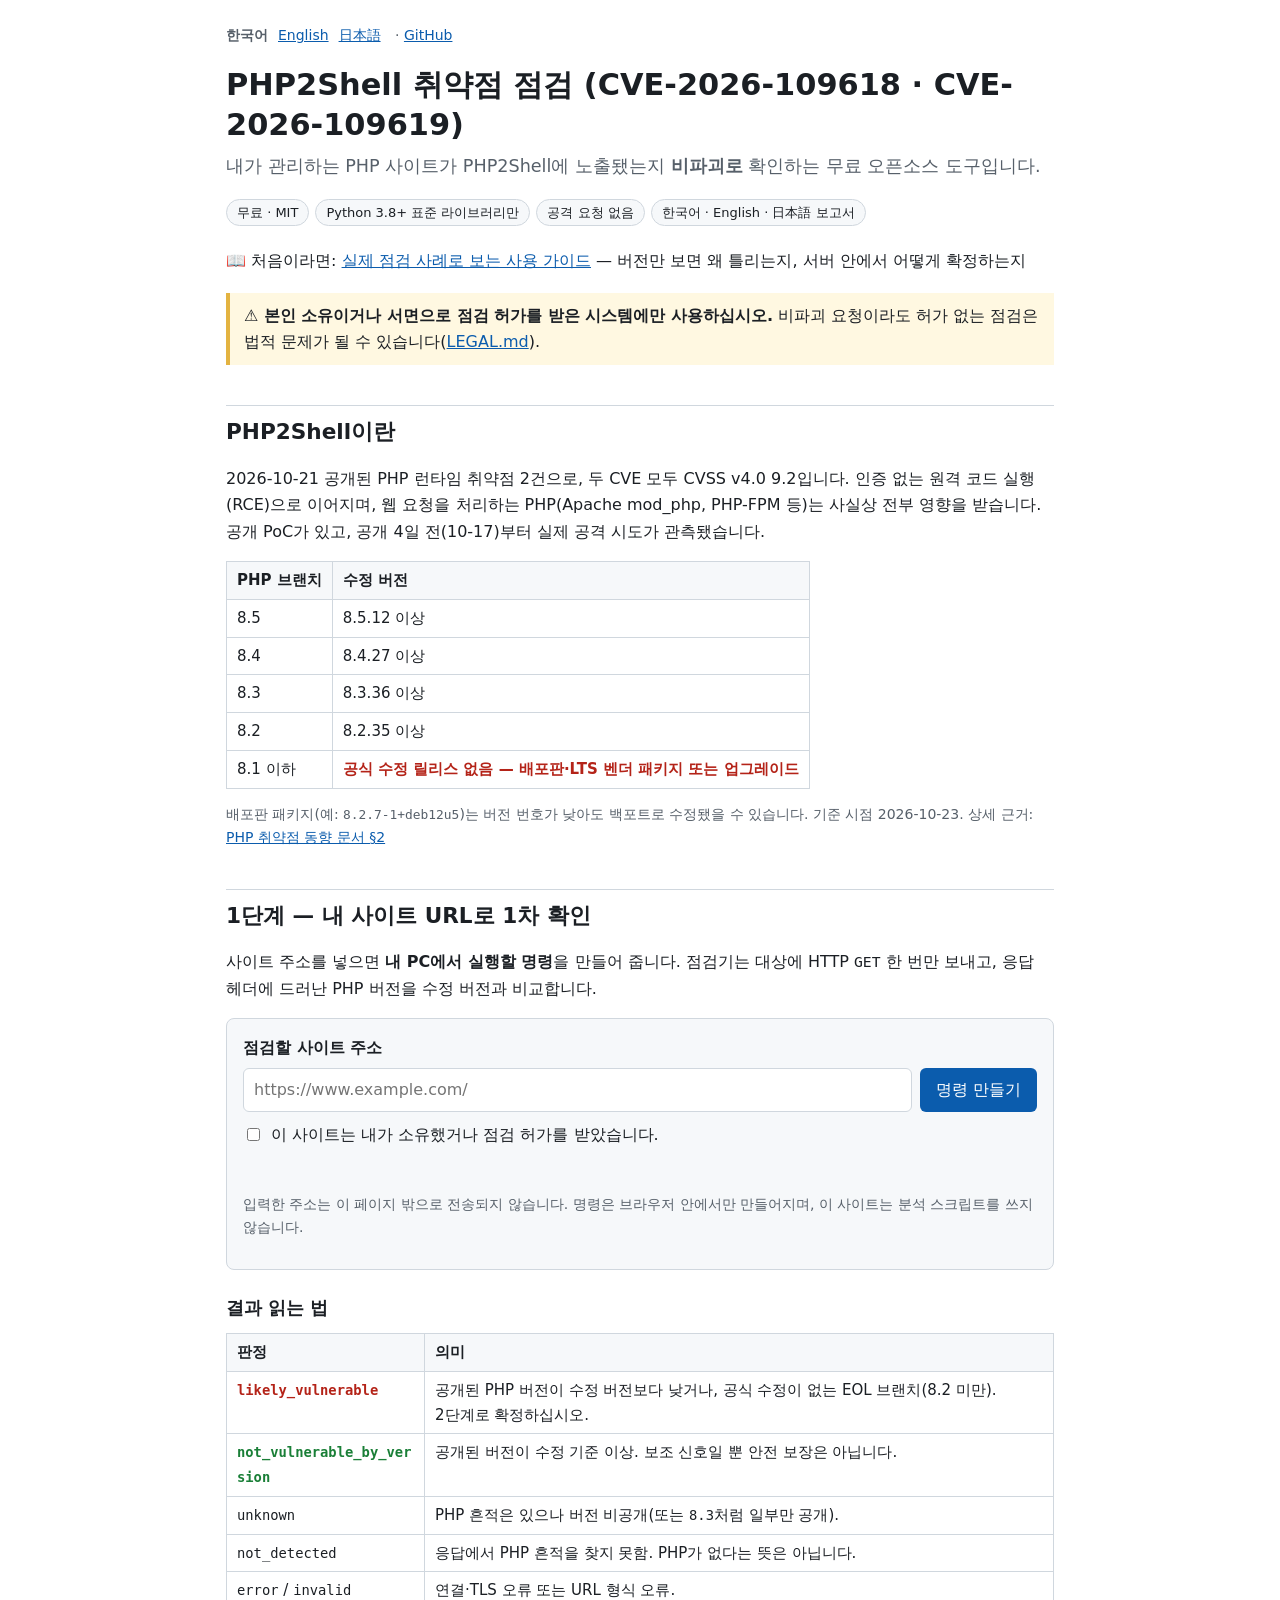
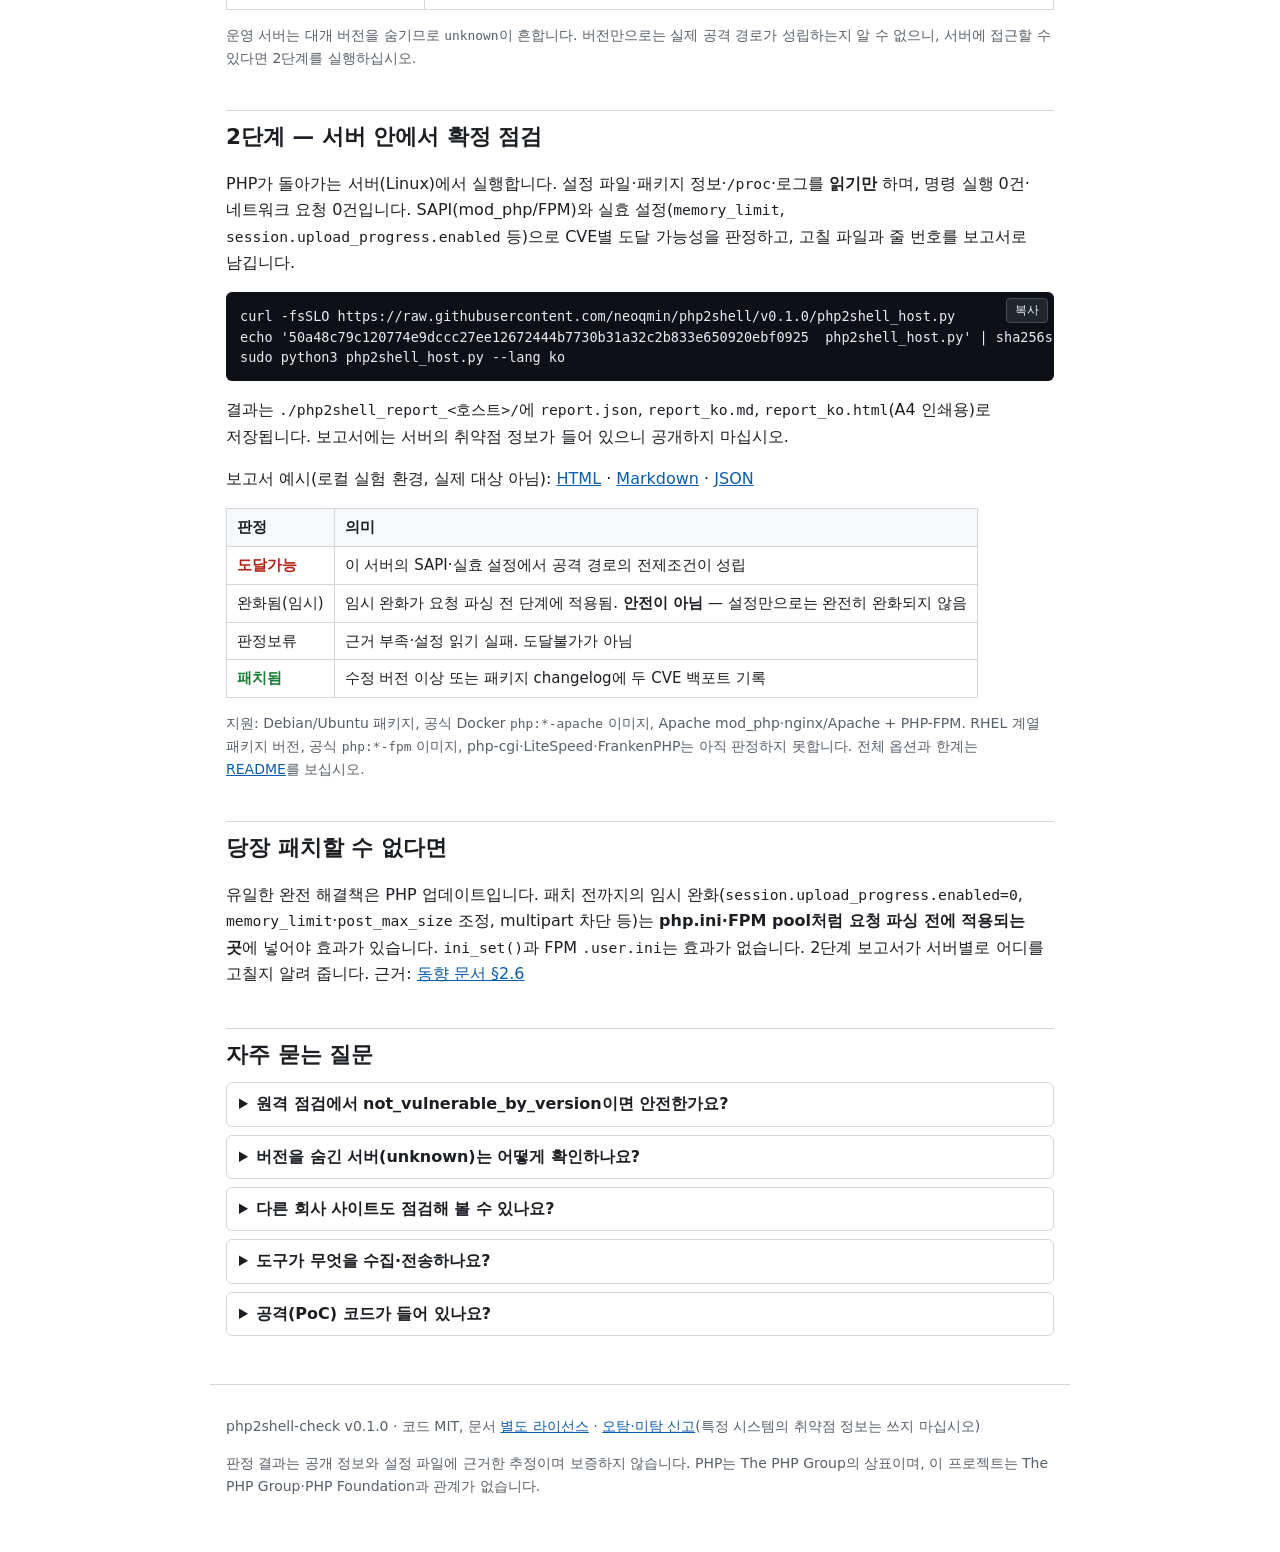
<file: docs/index.html>
<!doctype html>
<html lang="ko">
<head>
<meta charset="utf-8">
<meta name="viewport" content="width=device-width, initial-scale=1">
<title>PHP2Shell 취약점 점검 도구 (CVE-2026-109618 · CVE-2026-109619) — php2shell-check</title>
<meta name="description" content="PHP2Shell(CVE-2026-109618, CVE-2026-109619) 노출을 비파괴로 점검하는 무료 오픈소스 도구. 내 사이트 URL로 PHP 버전을 1차 확인하고, 서버 내부 점검으로 SAPI·설정 기준 도달 가능성과 조치 사항을 보고서로 받습니다.">
<link rel="canonical" href="https://edgebit.co.kr/php2shell/">
<link rel="alternate" hreflang="ko" href="https://edgebit.co.kr/php2shell/">
<link rel="alternate" hreflang="en" href="https://edgebit.co.kr/php2shell/en/">
<link rel="alternate" hreflang="ja" href="https://edgebit.co.kr/php2shell/ja/">
<link rel="alternate" hreflang="x-default" href="https://edgebit.co.kr/php2shell/en/">
<meta property="og:type" content="website">
<meta property="og:title" content="PHP2Shell 취약점 점검 도구 — php2shell-check">
<meta property="og:description" content="CVE-2026-109618 / CVE-2026-109619 노출을 비파괴로 점검. 내 사이트 URL로 바로 확인.">
<meta property="og:url" content="https://edgebit.co.kr/php2shell/">
<meta property="og:locale" content="ko_KR">
<!-- 검색엔진 소유 확인: 발급받은 값으로 교체 후 주석 해제
<meta name="google-site-verification" content="GOOGLE_VERIFICATION_CODE">
<meta name="naver-site-verification" content="NAVER_VERIFICATION_CODE">
-->
<link rel="stylesheet" href="assets/site.css">
<script type="application/ld+json">
{
  "@context": "https://schema.org",
  "@type": "SoftwareApplication",
  "name": "php2shell-check",
  "description": "PHP2Shell(CVE-2026-109618, CVE-2026-109619) 노출을 비파괴로 점검하는 오픈소스 도구",
  "applicationCategory": "SecurityApplication",
  "operatingSystem": "Linux, macOS, Windows",
  "softwareVersion": "0.1.0",
  "license": "https://opensource.org/licenses/MIT",
  "codeRepository": "https://github.com/neoqmin/php2shell",
  "offers": { "@type": "Offer", "price": "0", "priceCurrency": "KRW" }
}
</script>
</head>
<body>
<header>
  <nav class="lang"><strong>한국어</strong><a href="en/">English</a><a href="ja/">日本語</a> · <a href="https://github.com/neoqmin/php2shell">GitHub</a></nav>
</header>
<main>
<h1>PHP2Shell 취약점 점검 (CVE-2026-109618 · CVE-2026-109619)</h1>
<p class="lead">내가 관리하는 PHP 사이트가 PHP2Shell에 노출됐는지 <strong>비파괴로</strong> 확인하는 무료 오픈소스 도구입니다.</p>
<p class="badges"><span>무료 · MIT</span><span>Python 3.8+ 표준 라이브러리만</span><span>공격 요청 없음</span><span>한국어 · English · 日本語 보고서</span></p>
<p>📖 처음이라면: <a href="guide/">실제 점검 사례로 보는 사용 가이드</a> — 버전만 보면 왜 틀리는지, 서버 안에서 어떻게 확정하는지</p>

<div class="warn"><strong>⚠️ 본인 소유이거나 서면으로 점검 허가를 받은 시스템에만 사용하십시오.</strong> 비파괴 요청이라도 허가 없는 점검은 법적 문제가 될 수 있습니다(<a href="https://github.com/neoqmin/php2shell/blob/main/LEGAL.md">LEGAL.md</a>).</div>

<h2>PHP2Shell이란</h2>
<p>2026-10-21 공개된 PHP 런타임 취약점 2건으로, 두 CVE 모두 CVSS v4.0 9.2입니다. 인증 없는 원격 코드 실행(RCE)으로 이어지며, 웹 요청을 처리하는 PHP(Apache mod_php, PHP-FPM 등)는 사실상 전부 영향을 받습니다. 공개 PoC가 있고, 공개 4일 전(10-17)부터 실제 공격 시도가 관측됐습니다.</p>
<table>
<thead><tr><th>PHP 브랜치</th><th>수정 버전</th></tr></thead>
<tbody>
<tr><td>8.5</td><td>8.5.12 이상</td></tr>
<tr><td>8.4</td><td>8.4.27 이상</td></tr>
<tr><td>8.3</td><td>8.3.36 이상</td></tr>
<tr><td>8.2</td><td>8.2.35 이상</td></tr>
<tr><td>8.1 이하</td><td class="bad">공식 수정 릴리스 없음 — 배포판·LTS 벤더 패키지 또는 업그레이드</td></tr>
</tbody>
</table>
<p class="note">배포판 패키지(예: <code>8.2.7-1+deb12u5</code>)는 버전 번호가 낮아도 백포트로 수정됐을 수 있습니다. 기준 시점 2026-10-23. 상세 근거: <a href="https://github.com/neoqmin/php2shell/blob/main/PHP_%EC%B7%A8%EC%95%BD%EC%A0%90_%EB%8F%99%ED%96%A5_2026-10.md">PHP 취약점 동향 문서 §2</a></p>

<h2>1단계 — 내 사이트 URL로 1차 확인</h2>
<p>사이트 주소를 넣으면 <strong>내 PC에서 실행할 명령</strong>을 만들어 줍니다. 점검기는 대상에 HTTP <code>GET</code> 한 번만 보내고, 응답 헤더에 드러난 PHP 버전을 수정 버전과 비교합니다.</p>
<form id="gen" class="panel" novalidate
  data-err-empty="URL을 입력하십시오."
  data-err-scheme="http:// 또는 https://로 시작하는 주소를 입력하십시오."
  data-err-chars="URL에 쓸 수 없는 문자(공백, 따옴표, $ ; | &amp; ( ) 등)가 있습니다. 사이트 첫 페이지 주소만 넣어 보십시오."
  data-err-cred="아이디·비밀번호가 포함된 URL은 사용할 수 없습니다."
  data-err-auth="본인 소유이거나 점검 허가를 받은 사이트인지 확인해 주십시오."
  data-copy="복사" data-copied="복사됨">
  <label for="target">점검할 사이트 주소</label>
  <div class="row">
    <input id="target" type="url" placeholder="https://www.example.com/" autocomplete="url" spellcheck="false">
    <button class="primary" type="submit">명령 만들기</button>
  </div>
  <label class="check"><input id="authorized" type="checkbox"> 이 사이트는 내가 소유했거나 점검 허가를 받았습니다.</label>
  <p id="gen-error" class="error" role="alert"></p>
  <p class="note">입력한 주소는 이 페이지 밖으로 전송되지 않습니다. 명령은 브라우저 안에서만 만들어지며, 이 사이트는 분석 스크립트를 쓰지 않습니다.</p>
  <div id="gen-out" hidden>
    <div class="tabs" role="tablist">
      <button type="button" role="tab" data-os="linux">Linux</button>
      <button type="button" role="tab" data-os="macos">macOS</button>
      <button type="button" role="tab" data-os="windows">Windows (PowerShell)</button>
    </div>
    <div id="cmd-linux" class="codebox"><pre></pre></div>
    <div id="cmd-macos" class="codebox" hidden><pre></pre></div>
    <div id="cmd-windows" class="codebox" hidden><pre></pre></div>
    <p class="note">두 번째 줄은 내려받은 파일이 공개된 v0.1.0과 같은지 SHA256으로 확인합니다. 불일치하면 실행하지 마십시오. Windows에서 <code>python</code>이 없으면 <code>py</code>로 바꿔 실행하십시오.</p>
  </div>
</form>

<h3>결과 읽는 법</h3>
<table>
<thead><tr><th>판정</th><th>의미</th></tr></thead>
<tbody>
<tr><td><code class="bad">likely_vulnerable</code></td><td>공개된 PHP 버전이 수정 버전보다 낮거나, 공식 수정이 없는 EOL 브랜치(8.2 미만). 2단계로 확정하십시오.</td></tr>
<tr><td><code class="ok">not_vulnerable_by_version</code></td><td>공개된 버전이 수정 기준 이상. 보조 신호일 뿐 안전 보장은 아닙니다.</td></tr>
<tr><td><code>unknown</code></td><td>PHP 흔적은 있으나 버전 비공개(또는 <code>8.3</code>처럼 일부만 공개).</td></tr>
<tr><td><code>not_detected</code></td><td>응답에서 PHP 흔적을 찾지 못함. PHP가 없다는 뜻은 아닙니다.</td></tr>
<tr><td><code>error</code> / <code>invalid</code></td><td>연결·TLS 오류 또는 URL 형식 오류.</td></tr>
</tbody>
</table>
<p class="note">운영 서버는 대개 버전을 숨기므로 <code>unknown</code>이 흔합니다. 버전만으로는 실제 공격 경로가 성립하는지 알 수 없으니, 서버에 접근할 수 있다면 2단계를 실행하십시오.</p>

<h2>2단계 — 서버 안에서 확정 점검</h2>
<p>PHP가 돌아가는 서버(Linux)에서 실행합니다. 설정 파일·패키지 정보·<code>/proc</code>·로그를 <strong>읽기만</strong> 하며, 명령 실행 0건·네트워크 요청 0건입니다. SAPI(mod_php/FPM)와 실효 설정(<code>memory_limit</code>, <code>session.upload_progress.enabled</code> 등)으로 CVE별 도달 가능성을 판정하고, 고칠 파일과 줄 번호를 보고서로 남깁니다.</p>
<div class="codebox"><pre>curl -fsSLO https://raw.githubusercontent.com/neoqmin/php2shell/v0.1.0/php2shell_host.py
echo '50a48c79c120774e9dccc27ee12672444b7730b31a32c2b833e650920ebf0925  php2shell_host.py' | sha256sum -c -
sudo python3 php2shell_host.py --lang ko</pre></div>
<p>결과는 <code>./php2shell_report_&lt;호스트&gt;/</code>에 <code>report.json</code>, <code>report_ko.md</code>, <code>report_ko.html</code>(A4 인쇄용)로 저장됩니다. 보고서에는 서버의 취약점 정보가 들어 있으니 공개하지 마십시오.</p>
<p>보고서 예시(로컬 실험 환경, 실제 대상 아님): <a href="sample-report/report_ko.html">HTML</a> · <a href="sample-report/report_ko.md">Markdown</a> · <a href="sample-report/report.json">JSON</a></p>
<table>
<thead><tr><th>판정</th><th>의미</th></tr></thead>
<tbody>
<tr><td class="bad">도달가능</td><td>이 서버의 SAPI·실효 설정에서 공격 경로의 전제조건이 성립</td></tr>
<tr><td>완화됨(임시)</td><td>임시 완화가 요청 파싱 전 단계에 적용됨. <strong>안전이 아님</strong> — 설정만으로는 완전히 완화되지 않음</td></tr>
<tr><td>판정보류</td><td>근거 부족·설정 읽기 실패. 도달불가가 아님</td></tr>
<tr><td class="ok">패치됨</td><td>수정 버전 이상 또는 패키지 changelog에 두 CVE 백포트 기록</td></tr>
</tbody>
</table>
<p class="note">지원: Debian/Ubuntu 패키지, 공식 Docker <code>php:*-apache</code> 이미지, Apache mod_php·nginx/Apache + PHP-FPM. RHEL 계열 패키지 버전, 공식 <code>php:*-fpm</code> 이미지, php-cgi·LiteSpeed·FrankenPHP는 아직 판정하지 못합니다. 전체 옵션과 한계는 <a href="https://github.com/neoqmin/php2shell#readme">README</a>를 보십시오.</p>

<h2>당장 패치할 수 없다면</h2>
<p>유일한 완전 해결책은 PHP 업데이트입니다. 패치 전까지의 임시 완화(<code>session.upload_progress.enabled=0</code>, <code>memory_limit</code>·<code>post_max_size</code> 조정, multipart 차단 등)는 <strong>php.ini·FPM pool처럼 요청 파싱 전에 적용되는 곳</strong>에 넣어야 효과가 있습니다. <code>ini_set()</code>과 FPM <code>.user.ini</code>는 효과가 없습니다. 2단계 보고서가 서버별로 어디를 고칠지 알려 줍니다. 근거: <a href="https://github.com/neoqmin/php2shell/blob/main/PHP_%EC%B7%A8%EC%95%BD%EC%A0%90_%EB%8F%99%ED%96%A5_2026-10.md#26-%EB%8C%80%EC%9D%91-%EB%B0%A9%EC%95%88">동향 문서 §2.6</a></p>

<h2>자주 묻는 질문</h2>
<details><summary>원격 점검에서 not_vulnerable_by_version이면 안전한가요?</summary><p>아닙니다. 헤더에 드러난 버전이 기준 이상이라는 뜻일 뿐이며, 프록시·로드밸런서가 버전을 가리거나 SAPI·설정처럼 원격으로 볼 수 없는 조건이 있습니다. 최종 판단은 서버 인벤토리와 2단계 점검으로 하십시오.</p></details>
<details><summary>버전을 숨긴 서버(unknown)는 어떻게 확인하나요?</summary><p>원격에서는 확인할 수 없습니다. 서버에서 <code>php -v</code>와 패키지 changelog를 보거나 2단계 점검기를 실행하십시오.</p></details>
<details><summary>다른 회사 사이트도 점검해 볼 수 있나요?</summary><p>허가 없이 하지 마십시오. 비파괴 GET 요청이라도 허가 없는 체계적 점검은 정보통신망법 등에 저촉될 수 있습니다. 다른 조직의 서버에서 문제를 발견했다면 직접 검증하지 말고 운영 주체나 KISA 보호나라·KrCERT/CC로 알리십시오.</p></details>
<details><summary>도구가 무엇을 수집·전송하나요?</summary><p>아무것도 전송하지 않습니다. 원격 점검기는 입력한 대상에 GET 한 번만 보내고, 서버 점검기는 네트워크 요청을 하지 않습니다. 보고서의 투명성 부록에 읽은 파일 목록이 기록됩니다.</p></details>
<details><summary>공격(PoC) 코드가 들어 있나요?</summary><p>없습니다. 공격 페이로드, 익스플로잇, 우회 기법을 포함하지 않으며 익스플로잇 저장소도 링크하지 않습니다.</p></details>
</main>
<footer>
  <p>php2shell-check v0.1.0 · 코드 MIT, 문서 <a href="https://github.com/neoqmin/php2shell/blob/main/LICENSE-docs.md">별도 라이선스</a> · <a href="https://github.com/neoqmin/php2shell/issues">오탐·미탐 신고</a>(특정 시스템의 취약점 정보는 쓰지 마십시오)</p>
  <p>판정 결과는 공개 정보와 설정 파일에 근거한 추정이며 보증하지 않습니다. PHP는 The PHP Group의 상표이며, 이 프로젝트는 The PHP Group·PHP Foundation과 관계가 없습니다.</p>
</footer>
<script src="assets/gen.js"></script>
</body>
</html>
</file>
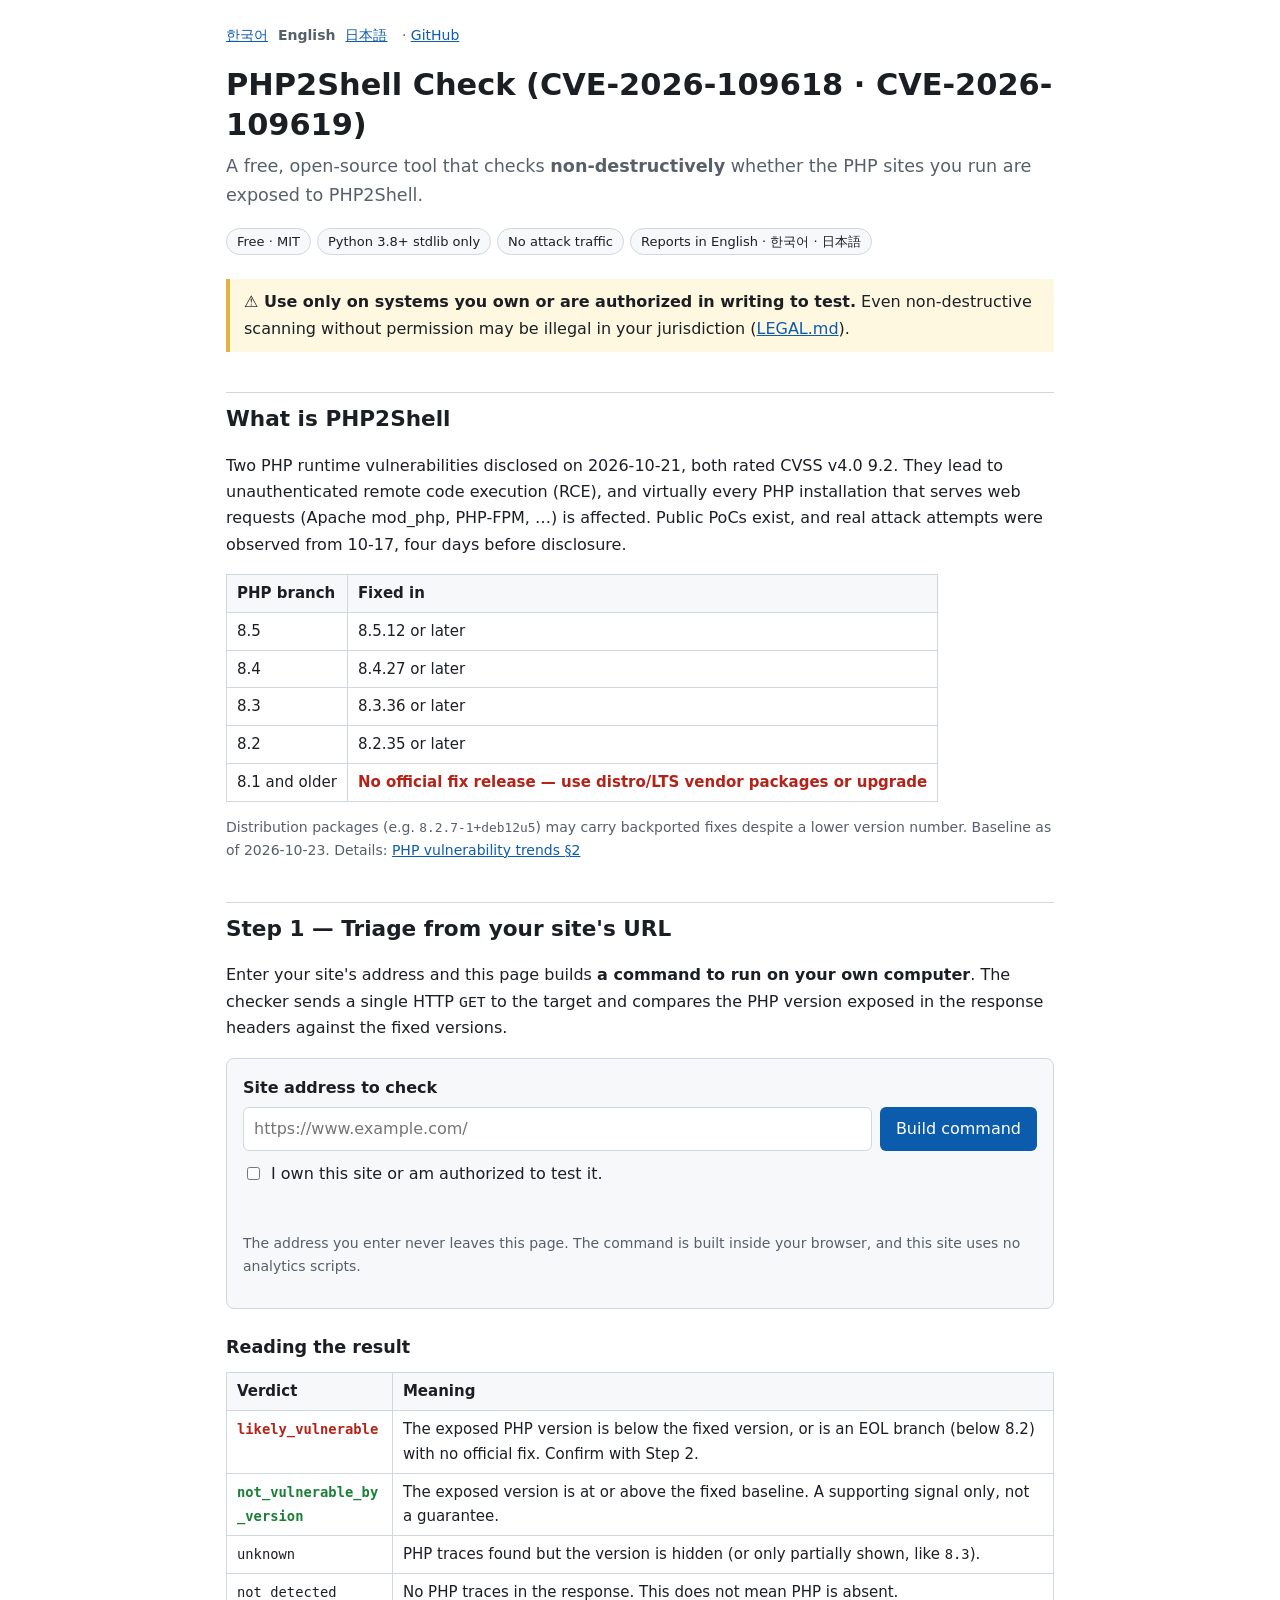
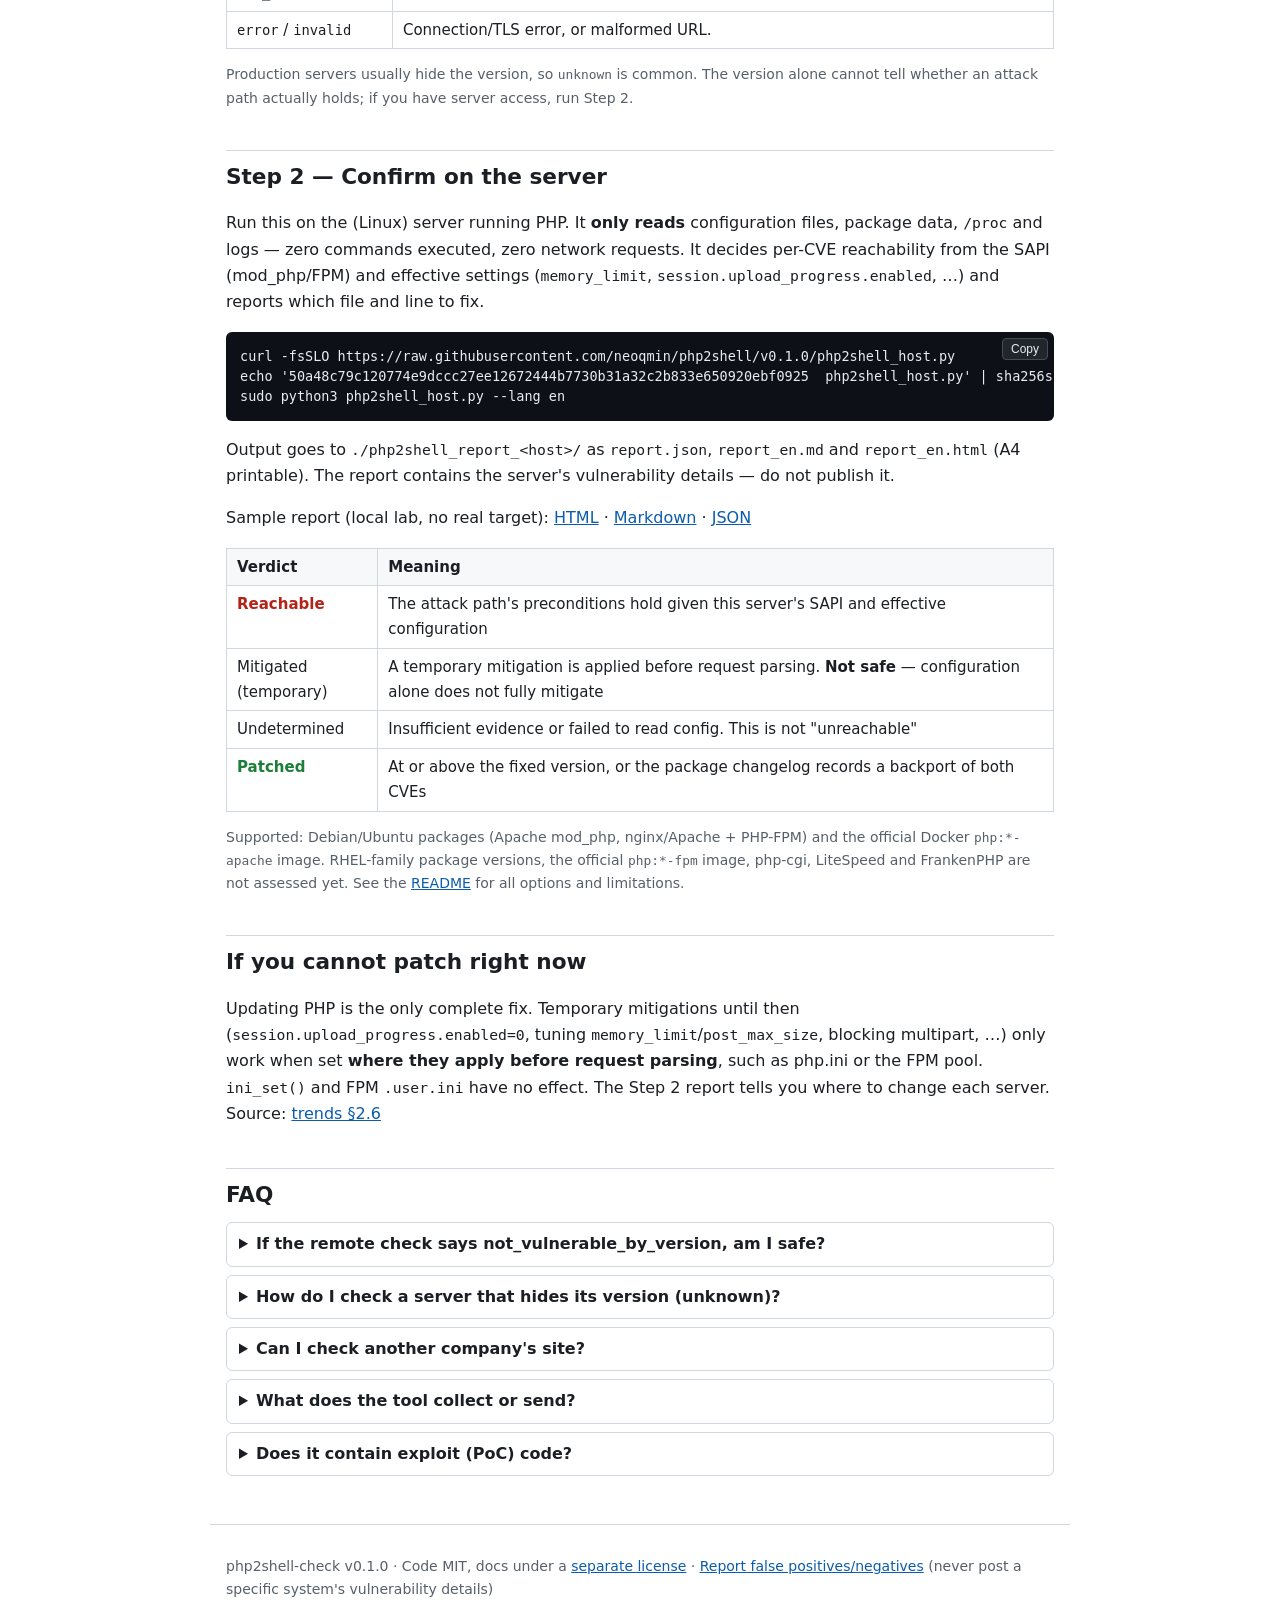
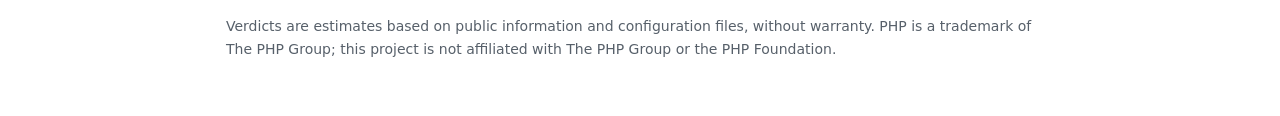
<file: docs/en/index.html>
<!doctype html>
<html lang="en">
<head>
<meta charset="utf-8">
<meta name="viewport" content="width=device-width, initial-scale=1">
<title>PHP2Shell Vulnerability Checker (CVE-2026-109618 · CVE-2026-109619) — php2shell-check</title>
<meta name="description" content="Free, open-source, non-destructive checker for PHP2Shell (CVE-2026-109618, CVE-2026-109619). Triage your site's PHP version from its URL, then run the on-server check for a SAPI- and config-aware report with exact fixes.">
<link rel="canonical" href="https://edgebit.co.kr/php2shell/en/">
<link rel="alternate" hreflang="ko" href="https://edgebit.co.kr/php2shell/">
<link rel="alternate" hreflang="en" href="https://edgebit.co.kr/php2shell/en/">
<link rel="alternate" hreflang="ja" href="https://edgebit.co.kr/php2shell/ja/">
<link rel="alternate" hreflang="x-default" href="https://edgebit.co.kr/php2shell/en/">
<meta property="og:type" content="website">
<meta property="og:title" content="PHP2Shell Vulnerability Checker — php2shell-check">
<meta property="og:description" content="Non-destructive check for CVE-2026-109618 / CVE-2026-109619 exposure. Start from your site's URL.">
<meta property="og:url" content="https://edgebit.co.kr/php2shell/en/">
<meta property="og:locale" content="en_US">
<link rel="stylesheet" href="../assets/site.css">
<script type="application/ld+json">
{
  "@context": "https://schema.org",
  "@type": "SoftwareApplication",
  "name": "php2shell-check",
  "description": "Open-source, non-destructive checker for PHP2Shell (CVE-2026-109618, CVE-2026-109619) exposure",
  "applicationCategory": "SecurityApplication",
  "operatingSystem": "Linux, macOS, Windows",
  "softwareVersion": "0.1.0",
  "license": "https://opensource.org/licenses/MIT",
  "codeRepository": "https://github.com/neoqmin/php2shell",
  "offers": { "@type": "Offer", "price": "0", "priceCurrency": "USD" }
}
</script>
</head>
<body>
<header>
  <nav class="lang"><a href="../">한국어</a><strong>English</strong><a href="../ja/">日本語</a> · <a href="https://github.com/neoqmin/php2shell">GitHub</a></nav>
</header>
<main>
<h1>PHP2Shell Check (CVE-2026-109618 · CVE-2026-109619)</h1>
<p class="lead">A free, open-source tool that checks <strong>non-destructively</strong> whether the PHP sites you run are exposed to PHP2Shell.</p>
<p class="badges"><span>Free · MIT</span><span>Python 3.8+ stdlib only</span><span>No attack traffic</span><span>Reports in English · 한국어 · 日本語</span></p>

<div class="warn"><strong>⚠️ Use only on systems you own or are authorized in writing to test.</strong> Even non-destructive scanning without permission may be illegal in your jurisdiction (<a href="https://github.com/neoqmin/php2shell/blob/main/LEGAL.md">LEGAL.md</a>).</div>

<h2>What is PHP2Shell</h2>
<p>Two PHP runtime vulnerabilities disclosed on 2026-10-21, both rated CVSS v4.0 9.2. They lead to unauthenticated remote code execution (RCE), and virtually every PHP installation that serves web requests (Apache mod_php, PHP-FPM, …) is affected. Public PoCs exist, and real attack attempts were observed from 10-17, four days before disclosure.</p>
<table>
<thead><tr><th>PHP branch</th><th>Fixed in</th></tr></thead>
<tbody>
<tr><td>8.5</td><td>8.5.12 or later</td></tr>
<tr><td>8.4</td><td>8.4.27 or later</td></tr>
<tr><td>8.3</td><td>8.3.36 or later</td></tr>
<tr><td>8.2</td><td>8.2.35 or later</td></tr>
<tr><td>8.1 and older</td><td class="bad">No official fix release — use distro/LTS vendor packages or upgrade</td></tr>
</tbody>
</table>
<p class="note">Distribution packages (e.g. <code>8.2.7-1+deb12u5</code>) may carry backported fixes despite a lower version number. Baseline as of 2026-10-23. Details: <a href="https://github.com/neoqmin/php2shell/blob/main/PHP_%EC%B7%A8%EC%95%BD%EC%A0%90_%EB%8F%99%ED%96%A5_2026-10.en.md">PHP vulnerability trends §2</a></p>

<h2>Step 1 — Triage from your site's URL</h2>
<p>Enter your site's address and this page builds <strong>a command to run on your own computer</strong>. The checker sends a single HTTP <code>GET</code> to the target and compares the PHP version exposed in the response headers against the fixed versions.</p>
<form id="gen" class="panel" novalidate
  data-err-empty="Enter a URL."
  data-err-scheme="Enter an address starting with http:// or https://."
  data-err-chars="The URL contains characters that are not allowed (spaces, quotes, $ ; | &amp; ( ) …). Try just the site's front-page address."
  data-err-cred="URLs containing a username or password are not allowed."
  data-err-auth="Please confirm you own this site or are authorized to test it."
  data-copy="Copy" data-copied="Copied">
  <label for="target">Site address to check</label>
  <div class="row">
    <input id="target" type="url" placeholder="https://www.example.com/" autocomplete="url" spellcheck="false">
    <button class="primary" type="submit">Build command</button>
  </div>
  <label class="check"><input id="authorized" type="checkbox"> I own this site or am authorized to test it.</label>
  <p id="gen-error" class="error" role="alert"></p>
  <p class="note">The address you enter never leaves this page. The command is built inside your browser, and this site uses no analytics scripts.</p>
  <div id="gen-out" hidden>
    <div class="tabs" role="tablist">
      <button type="button" role="tab" data-os="linux">Linux</button>
      <button type="button" role="tab" data-os="macos">macOS</button>
      <button type="button" role="tab" data-os="windows">Windows (PowerShell)</button>
    </div>
    <div id="cmd-linux" class="codebox"><pre></pre></div>
    <div id="cmd-macos" class="codebox" hidden><pre></pre></div>
    <div id="cmd-windows" class="codebox" hidden><pre></pre></div>
    <p class="note">The second line verifies via SHA256 that the downloaded file matches the published v0.1.0. Do not run it on a mismatch. On Windows, use <code>py</code> if <code>python</code> is not found.</p>
  </div>
</form>

<h3>Reading the result</h3>
<table>
<thead><tr><th>Verdict</th><th>Meaning</th></tr></thead>
<tbody>
<tr><td><code class="bad">likely_vulnerable</code></td><td>The exposed PHP version is below the fixed version, or is an EOL branch (below 8.2) with no official fix. Confirm with Step 2.</td></tr>
<tr><td><code class="ok">not_vulnerable_by_version</code></td><td>The exposed version is at or above the fixed baseline. A supporting signal only, not a guarantee.</td></tr>
<tr><td><code>unknown</code></td><td>PHP traces found but the version is hidden (or only partially shown, like <code>8.3</code>).</td></tr>
<tr><td><code>not_detected</code></td><td>No PHP traces in the response. This does not mean PHP is absent.</td></tr>
<tr><td><code>error</code> / <code>invalid</code></td><td>Connection/TLS error, or malformed URL.</td></tr>
</tbody>
</table>
<p class="note">Production servers usually hide the version, so <code>unknown</code> is common. The version alone cannot tell whether an attack path actually holds; if you have server access, run Step 2.</p>

<h2>Step 2 — Confirm on the server</h2>
<p>Run this on the (Linux) server running PHP. It <strong>only reads</strong> configuration files, package data, <code>/proc</code> and logs — zero commands executed, zero network requests. It decides per-CVE reachability from the SAPI (mod_php/FPM) and effective settings (<code>memory_limit</code>, <code>session.upload_progress.enabled</code>, …) and reports which file and line to fix.</p>
<div class="codebox"><pre>curl -fsSLO https://raw.githubusercontent.com/neoqmin/php2shell/v0.1.0/php2shell_host.py
echo '50a48c79c120774e9dccc27ee12672444b7730b31a32c2b833e650920ebf0925  php2shell_host.py' | sha256sum -c -
sudo python3 php2shell_host.py --lang en</pre></div>
<p>Output goes to <code>./php2shell_report_&lt;host&gt;/</code> as <code>report.json</code>, <code>report_en.md</code> and <code>report_en.html</code> (A4 printable). The report contains the server's vulnerability details — do not publish it.</p>
<p>Sample report (local lab, no real target): <a href="../sample-report/report_en.html">HTML</a> · <a href="../sample-report/report_en.md">Markdown</a> · <a href="../sample-report/report.json">JSON</a></p>
<table>
<thead><tr><th>Verdict</th><th>Meaning</th></tr></thead>
<tbody>
<tr><td class="bad">Reachable</td><td>The attack path's preconditions hold given this server's SAPI and effective configuration</td></tr>
<tr><td>Mitigated (temporary)</td><td>A temporary mitigation is applied before request parsing. <strong>Not safe</strong> — configuration alone does not fully mitigate</td></tr>
<tr><td>Undetermined</td><td>Insufficient evidence or failed to read config. This is not "unreachable"</td></tr>
<tr><td class="ok">Patched</td><td>At or above the fixed version, or the package changelog records a backport of both CVEs</td></tr>
</tbody>
</table>
<p class="note">Supported: Debian/Ubuntu packages (Apache mod_php, nginx/Apache + PHP-FPM) and the official Docker <code>php:*-apache</code> image. RHEL-family package versions, the official <code>php:*-fpm</code> image, php-cgi, LiteSpeed and FrankenPHP are not assessed yet. See the <a href="https://github.com/neoqmin/php2shell/blob/main/README.en.md">README</a> for all options and limitations.</p>

<h2>If you cannot patch right now</h2>
<p>Updating PHP is the only complete fix. Temporary mitigations until then (<code>session.upload_progress.enabled=0</code>, tuning <code>memory_limit</code>/<code>post_max_size</code>, blocking multipart, …) only work when set <strong>where they apply before request parsing</strong>, such as php.ini or the FPM pool. <code>ini_set()</code> and FPM <code>.user.ini</code> have no effect. The Step 2 report tells you where to change each server. Source: <a href="https://github.com/neoqmin/php2shell/blob/main/PHP_%EC%B7%A8%EC%95%BD%EC%A0%90_%EB%8F%99%ED%96%A5_2026-10.en.md#26-response-measures">trends §2.6</a></p>

<h2>FAQ</h2>
<details><summary>If the remote check says not_vulnerable_by_version, am I safe?</summary><p>No. It only means the version shown in the headers meets the baseline; proxies and load balancers can mask the version, and SAPI and settings cannot be seen remotely. Make the final call from your server inventory and Step 2.</p></details>
<details><summary>How do I check a server that hides its version (unknown)?</summary><p>You can't from outside. On the server, check <code>php -v</code> and the package changelog, or run the Step 2 checker.</p></details>
<details><summary>Can I check another company's site?</summary><p>Not without permission. Even a single non-destructive GET, done systematically without authorization, may break computer-misuse laws. If you notice a problem on someone else's server, do not verify it yourself — notify the operator or your national CERT.</p></details>
<details><summary>What does the tool collect or send?</summary><p>Nothing. The remote checker sends one GET to the target you enter; the host checker makes no network requests. The report's transparency appendix lists every file it read.</p></details>
<details><summary>Does it contain exploit (PoC) code?</summary><p>No. It contains no payloads, exploits or bypass techniques, and does not link to exploit repositories.</p></details>
</main>
<footer>
  <p>php2shell-check v0.1.0 · Code MIT, docs under a <a href="https://github.com/neoqmin/php2shell/blob/main/LICENSE-docs.md">separate license</a> · <a href="https://github.com/neoqmin/php2shell/issues">Report false positives/negatives</a> (never post a specific system's vulnerability details)</p>
  <p>Verdicts are estimates based on public information and configuration files, without warranty. PHP is a trademark of The PHP Group; this project is not affiliated with The PHP Group or the PHP Foundation.</p>
</footer>
<script src="../assets/gen.js"></script>
</body>
</html>
</file>
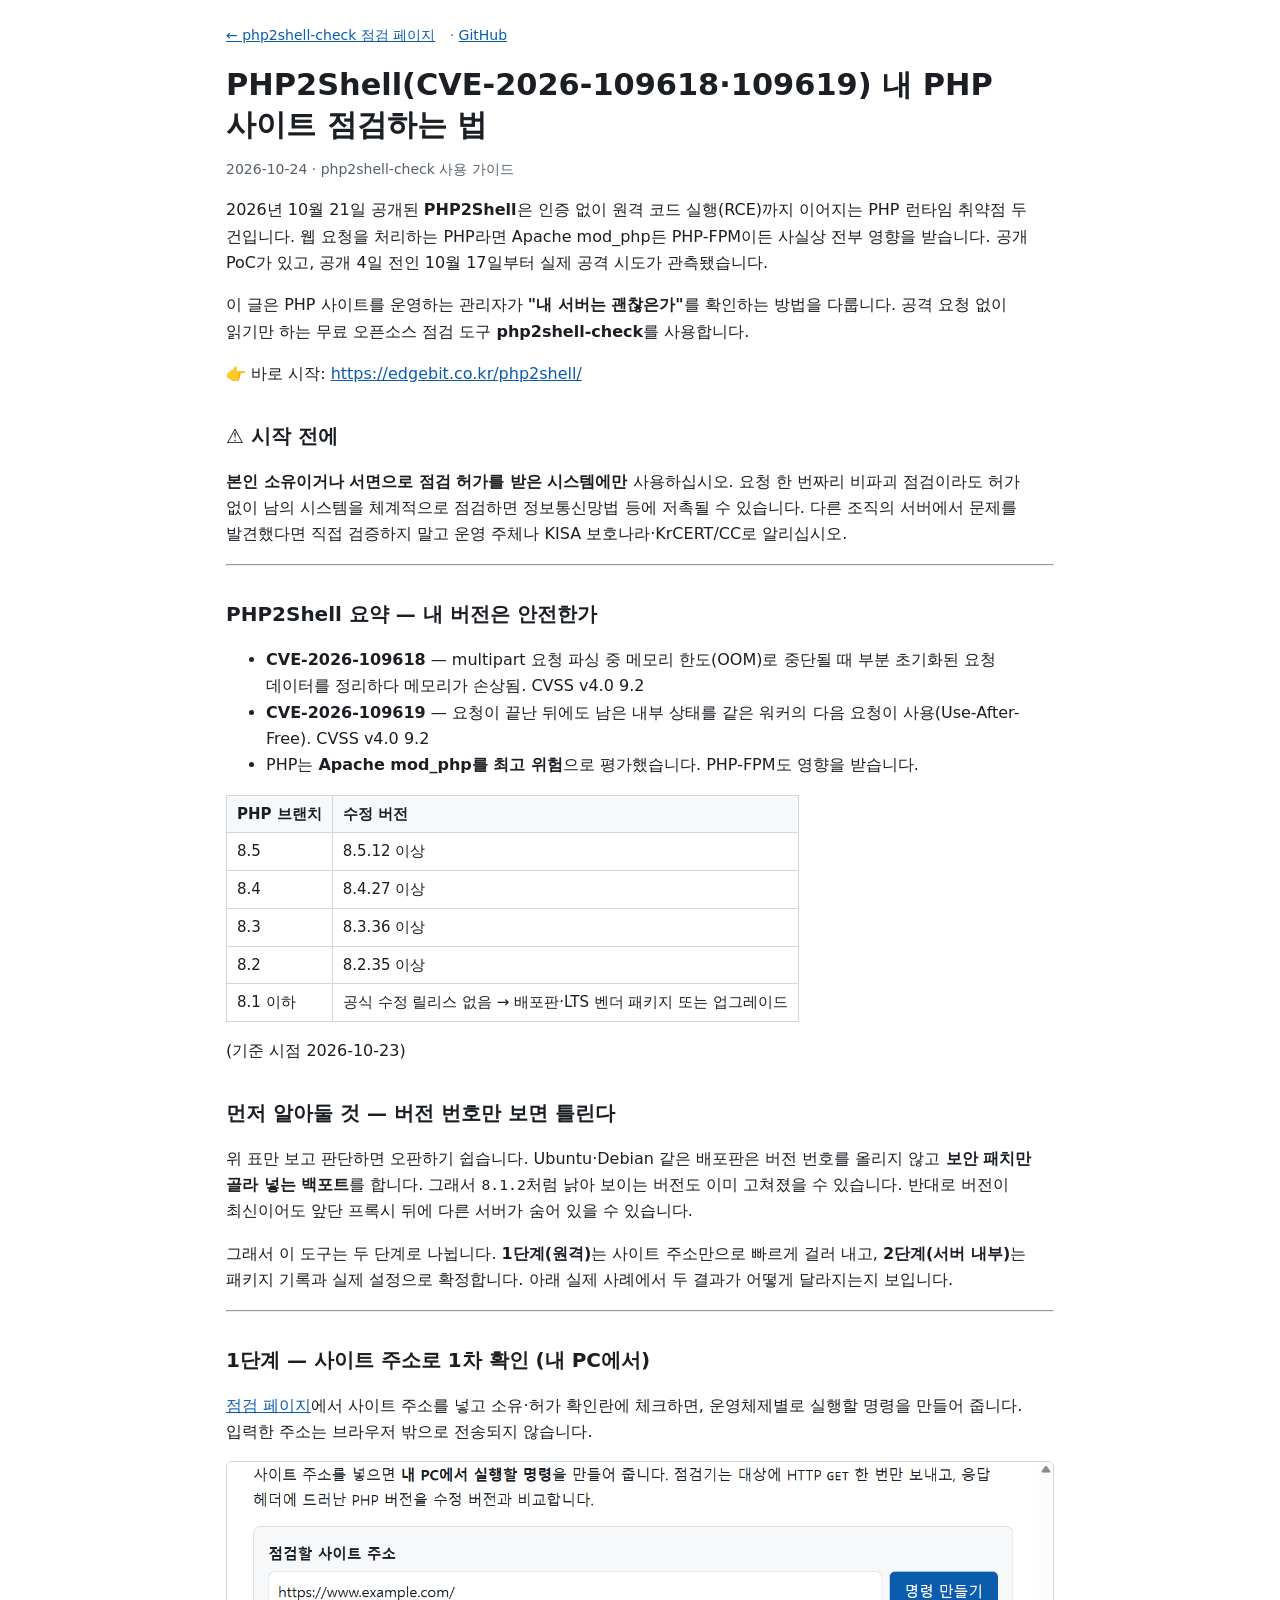
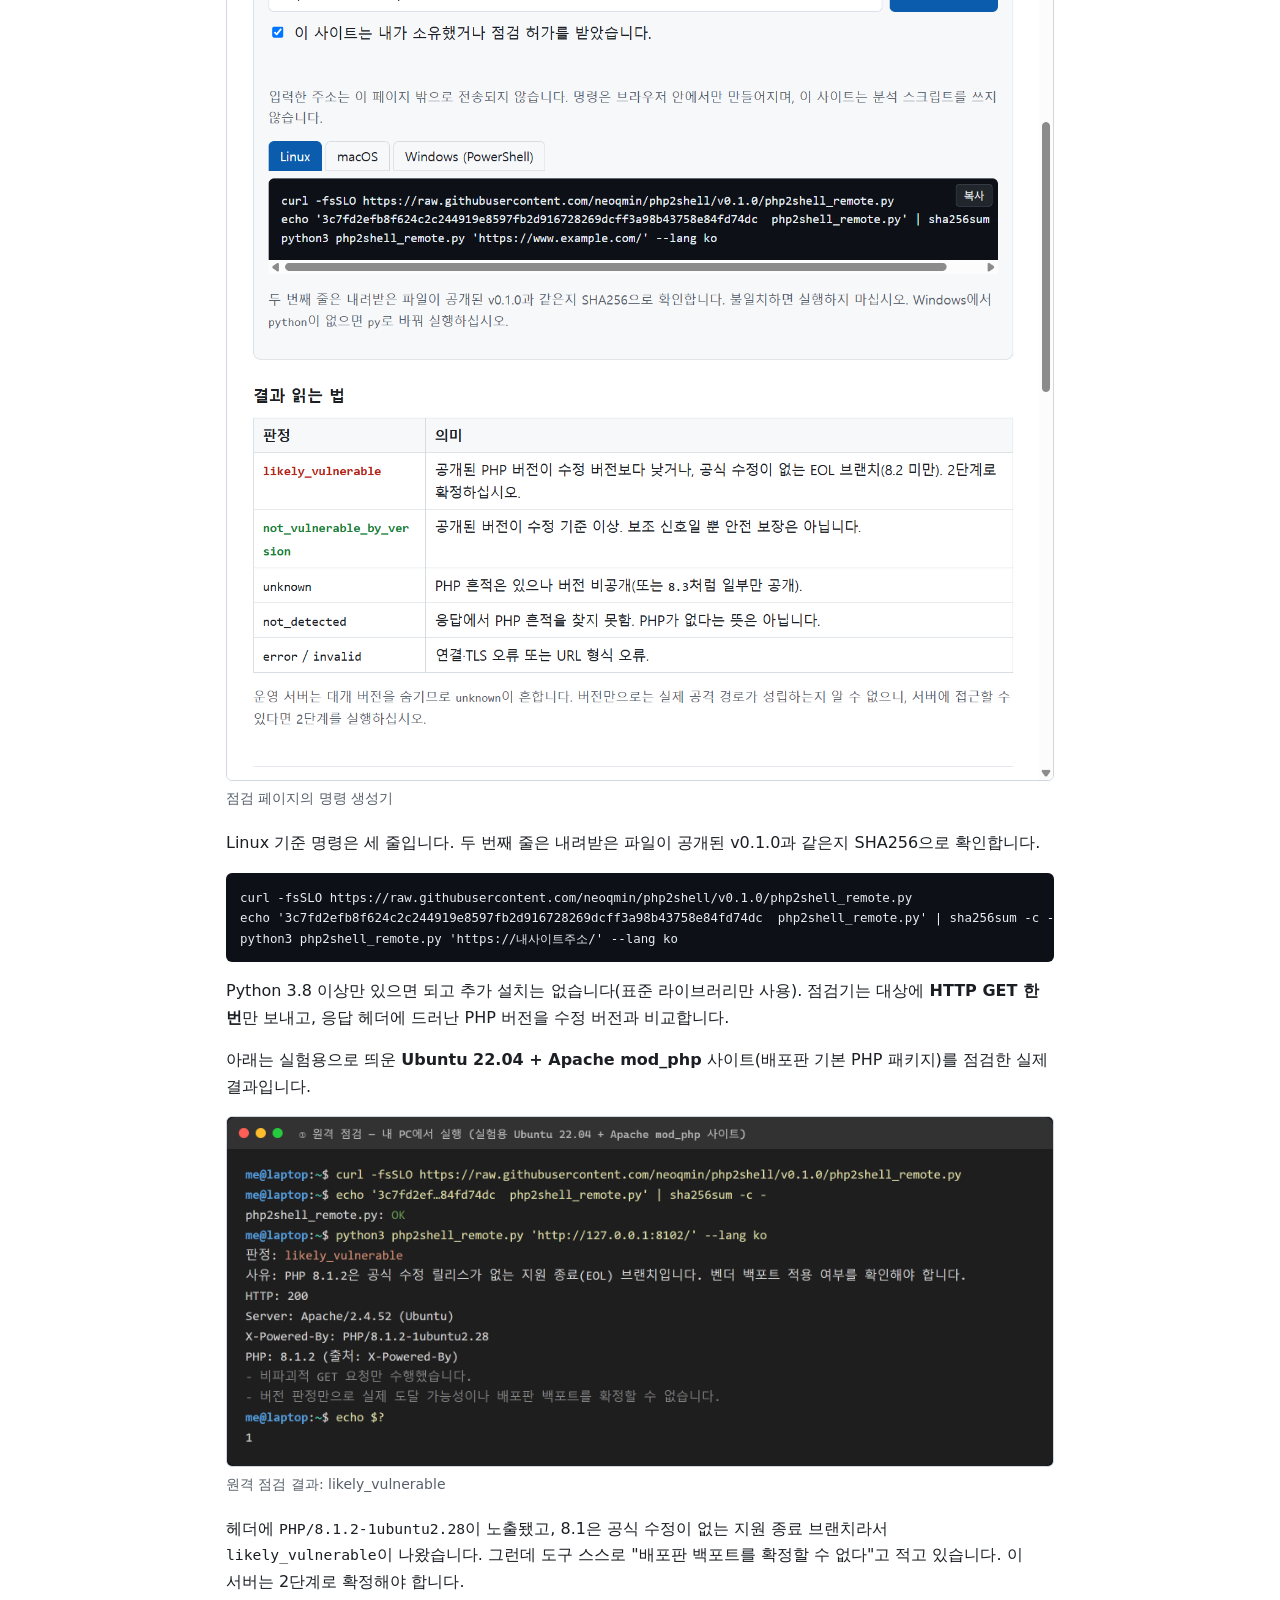
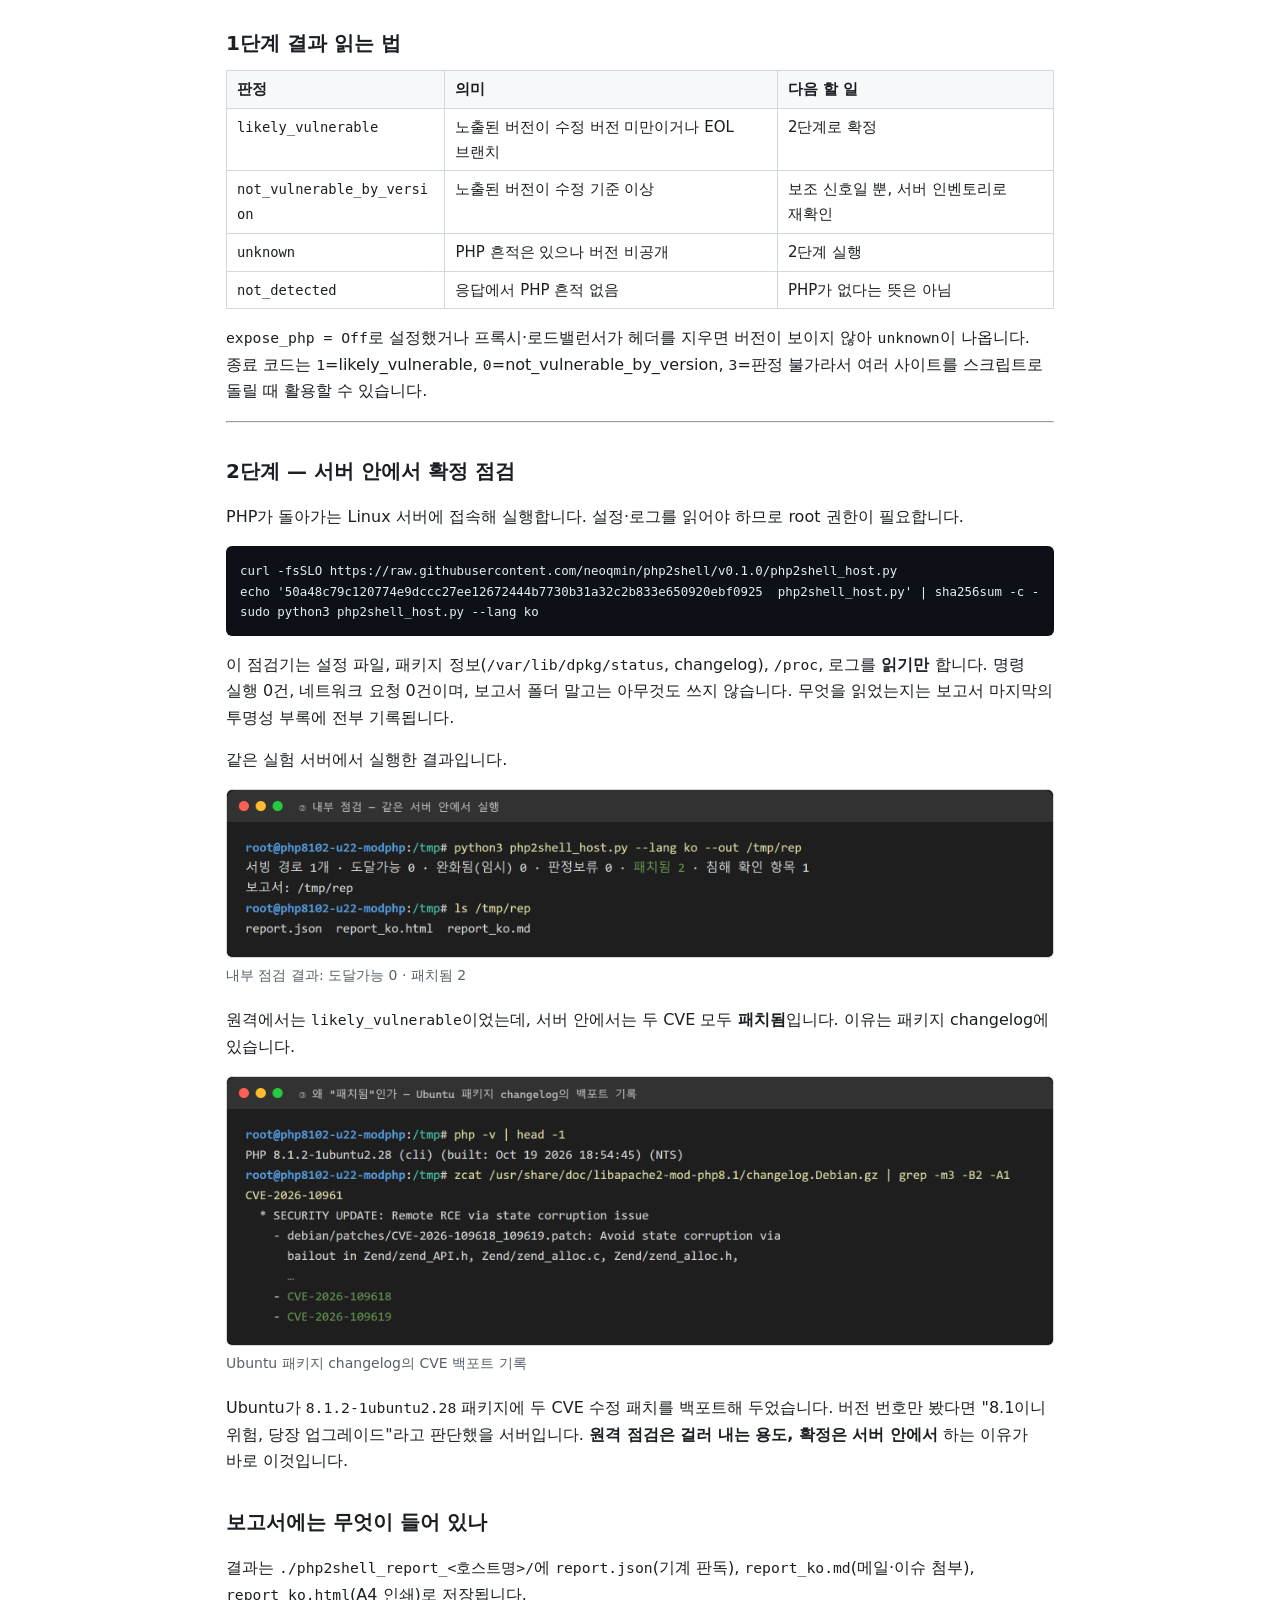
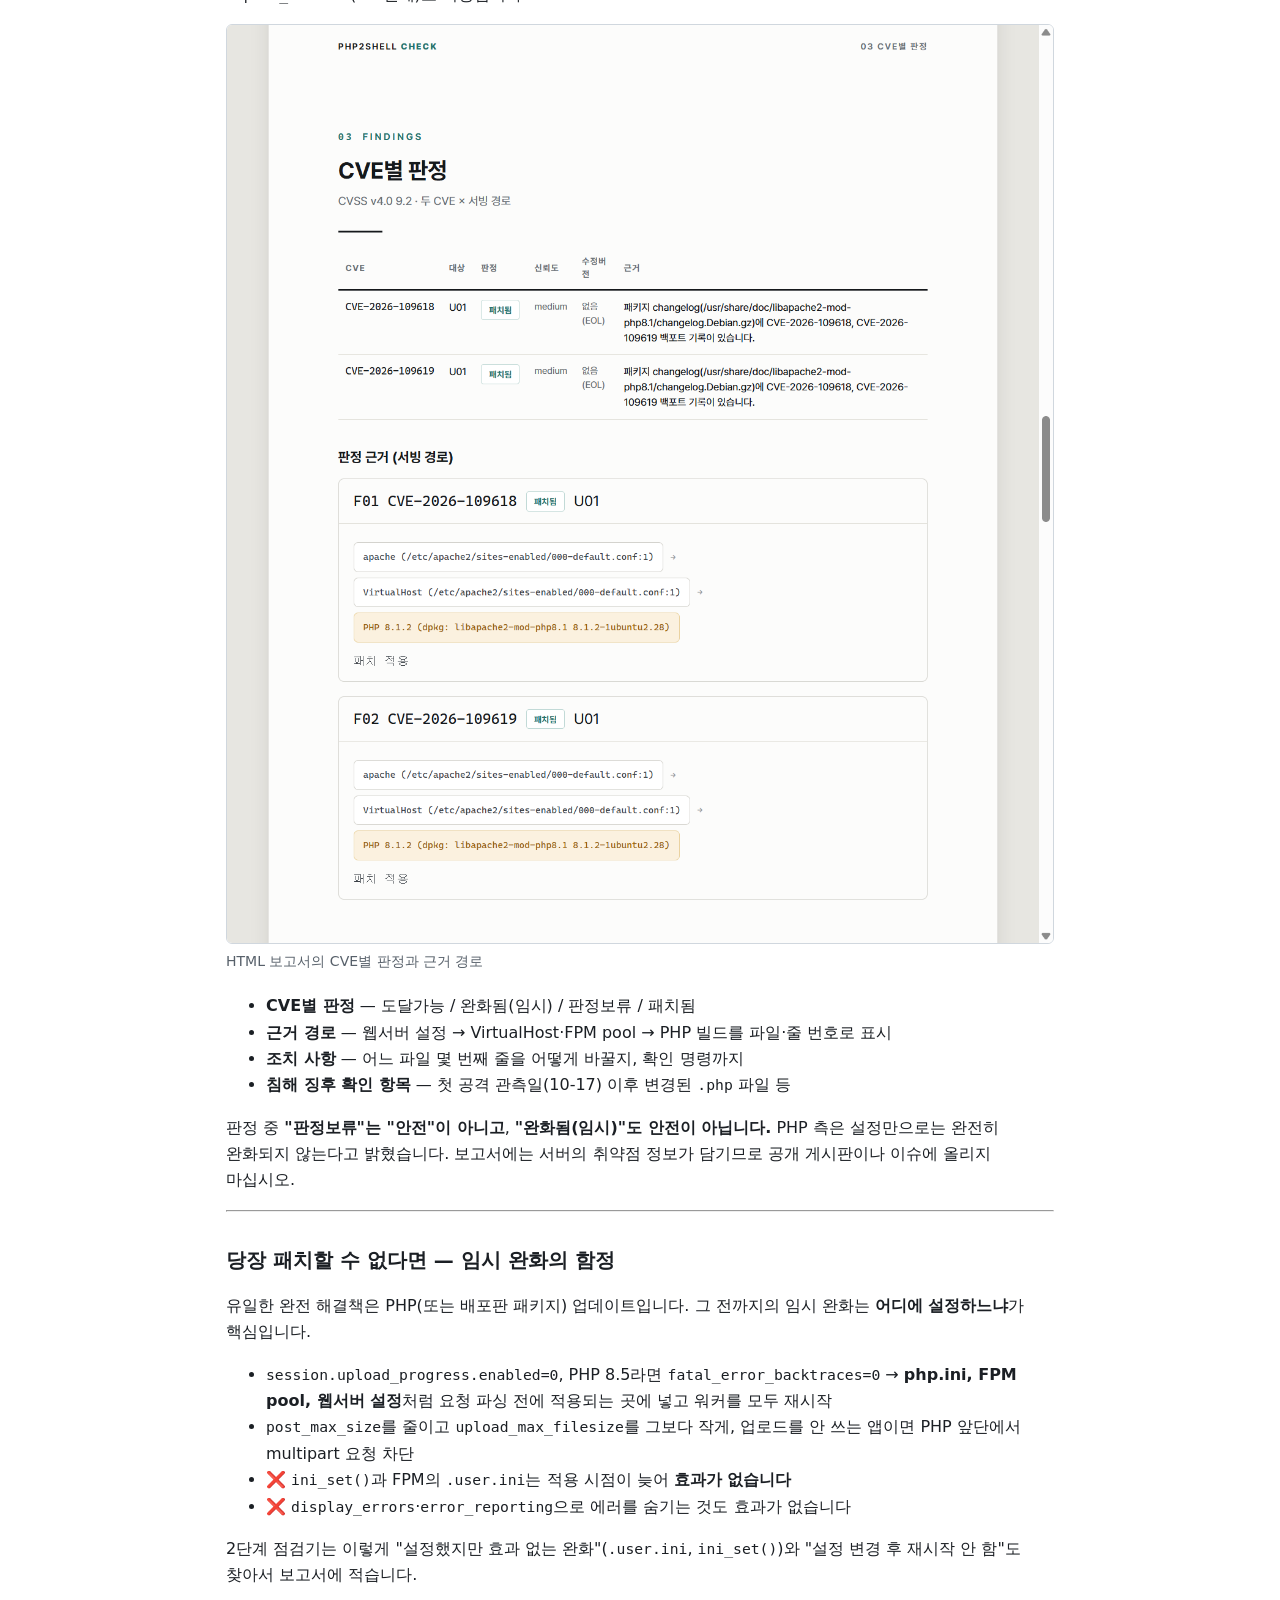
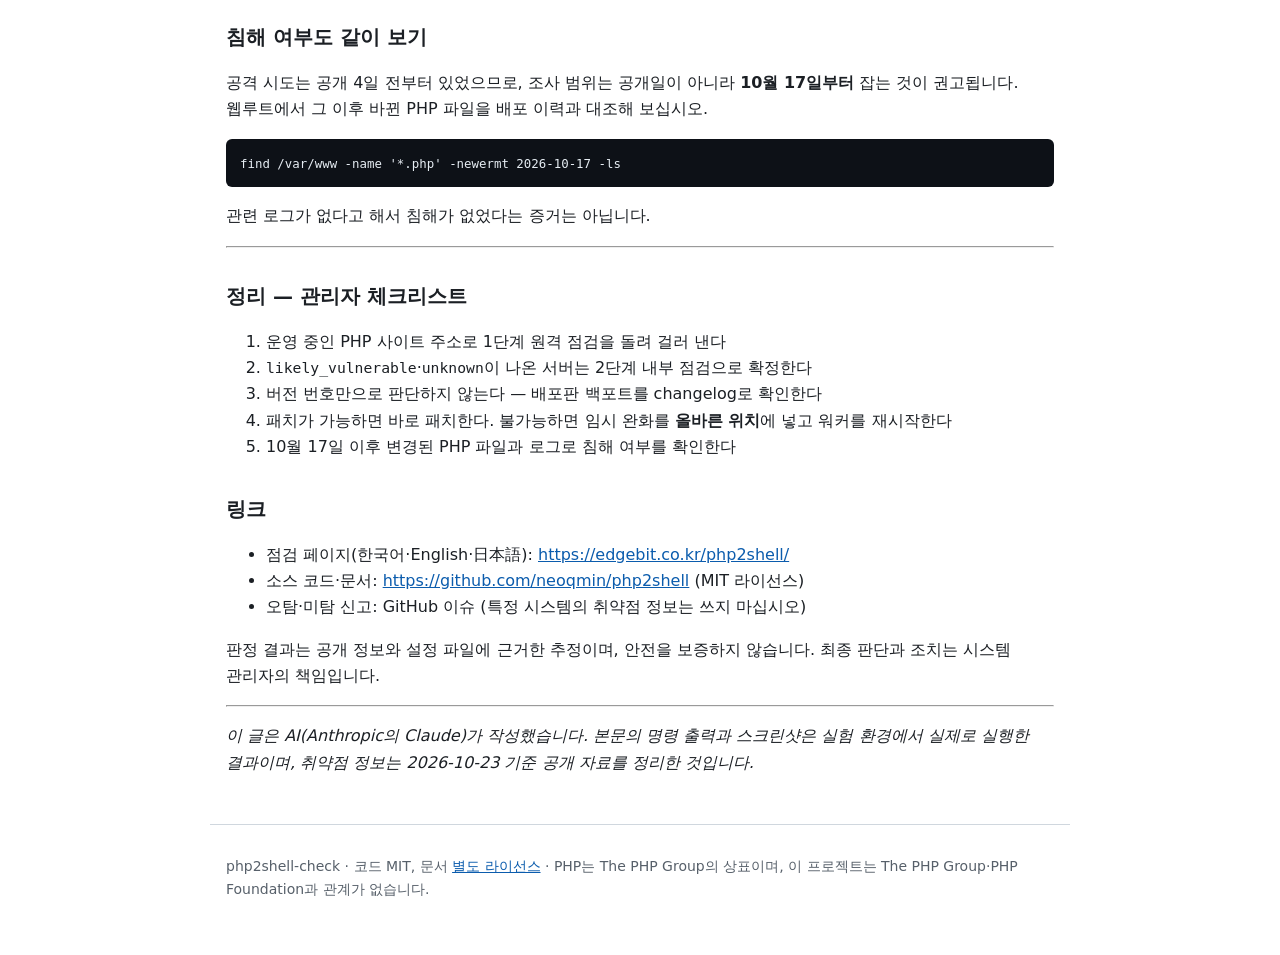
<file: docs/guide/index.html>
<!doctype html>
<html lang="ko">
<head>
<meta charset="utf-8">
<meta name="viewport" content="width=device-width, initial-scale=1">
<title>PHP2Shell(CVE-2026-109618·109619) 내 PHP 사이트 점검하는 법 — 무료 비파괴 점검 가이드</title>
<meta name="description" content="PHP2Shell 취약점(CVE-2026-109618, CVE-2026-109619)에 내 PHP 사이트가 노출됐는지 확인하는 방법. 원격 버전 확인과 서버 내부 점검, 배포판 백포트 판별, 임시 완화의 함정, 침해 확인까지 실제 점검 결과로 설명합니다.">
<link rel="canonical" href="https://edgebit.co.kr/php2shell/guide/">
<meta property="og:type" content="article">
<meta property="og:title" content="PHP2Shell(CVE-2026-109618·109619) 내 PHP 사이트 점검하는 법 — 무료 비파괴 점검 가이드">
<meta property="og:description" content="PHP2Shell 취약점(CVE-2026-109618, CVE-2026-109619)에 내 PHP 사이트가 노출됐는지 확인하는 방법. 원격 버전 확인과 서버 내부 점검, 배포판 백포트 판별, 임시 완화의 함정, 침해 확인까지 실제 점검 결과로 설명합니다.">
<meta property="og:url" content="https://edgebit.co.kr/php2shell/guide/">
<meta property="og:image" content="https://edgebit.co.kr/php2shell/guide/img/02-remote-check.png">
<meta property="og:locale" content="ko_KR">
<link rel="stylesheet" href="../assets/site.css">
<script type="application/ld+json">
{
  "@context": "https://schema.org",
  "@type": "TechArticle",
  "headline": "PHP2Shell(CVE-2026-109618·109619) 내 PHP 사이트 점검하는 법",
  "description": "PHP2Shell 취약점(CVE-2026-109618, CVE-2026-109619)에 내 PHP 사이트가 노출됐는지 확인하는 방법. 원격 버전 확인과 서버 내부 점검, 배포판 백포트 판별, 임시 완화의 함정, 침해 확인까지 실제 점검 결과로 설명합니다.",
  "inLanguage": "ko",
  "datePublished": "2026-10-24",
  "image": "https://edgebit.co.kr/php2shell/guide/img/02-remote-check.png",
  "about": ["CVE-2026-109618", "CVE-2026-109619", "PHP2Shell"],
  "mainEntityOfPage": "https://edgebit.co.kr/php2shell/guide/"
}
</script>
</head>
<body>
<header>
  <nav class="lang"><a href="../">← php2shell-check 점검 페이지</a> · <a href="https://github.com/neoqmin/php2shell">GitHub</a></nav>
</header>
<main class="article">
<h1>PHP2Shell(CVE-2026-109618·109619) 내 PHP 사이트 점검하는 법</h1>
<p class="note">2026-10-24 · php2shell-check 사용 가이드</p>

<p>
  2026년 10월 21일 공개된 <b>PHP2Shell</b>은 인증 없이 원격 코드 실행(RCE)까지 이어지는 PHP 런타임 취약점 두 건입니다.
  웹 요청을 처리하는 PHP라면 Apache mod_php든 PHP-FPM이든 사실상 전부 영향을 받습니다. 공개 PoC가 있고,
  공개 4일 전인 10월 17일부터 실제 공격 시도가 관측됐습니다.
</p>
<p>
  이 글은 PHP 사이트를 운영하는 관리자가 <b>"내 서버는 괜찮은가"</b>를 확인하는 방법을 다룹니다.
  공격 요청 없이 읽기만 하는 무료 오픈소스 점검 도구 <b>php2shell-check</b>를 사용합니다.
</p>
<p>👉 바로 시작: <a href="https://edgebit.co.kr/php2shell/">https://edgebit.co.kr/php2shell/</a></p>

<h3>⚠️ 시작 전에</h3>
<p>
  <b>본인 소유이거나 서면으로 점검 허가를 받은 시스템에만</b> 사용하십시오. 요청 한 번짜리 비파괴 점검이라도
  허가 없이 남의 시스템을 체계적으로 점검하면 정보통신망법 등에 저촉될 수 있습니다.
  다른 조직의 서버에서 문제를 발견했다면 직접 검증하지 말고 운영 주체나 KISA 보호나라·KrCERT/CC로 알리십시오.
</p>

<hr/>

<h3>PHP2Shell 요약 — 내 버전은 안전한가</h3>
<ul>
  <li><b>CVE-2026-109618</b> — multipart 요청 파싱 중 메모리 한도(OOM)로 중단될 때 부분 초기화된 요청 데이터를 정리하다 메모리가 손상됨. CVSS v4.0 9.2</li>
  <li><b>CVE-2026-109619</b> — 요청이 끝난 뒤에도 남은 내부 상태를 같은 워커의 다음 요청이 사용(Use-After-Free). CVSS v4.0 9.2</li>
  <li>PHP는 <b>Apache mod_php를 최고 위험</b>으로 평가했습니다. PHP-FPM도 영향을 받습니다.</li>
</ul>
<table>
  <thead><tr><th>PHP 브랜치</th><th>수정 버전</th></tr></thead>
  <tbody>
    <tr><td>8.5</td><td>8.5.12 이상</td></tr>
    <tr><td>8.4</td><td>8.4.27 이상</td></tr>
    <tr><td>8.3</td><td>8.3.36 이상</td></tr>
    <tr><td>8.2</td><td>8.2.35 이상</td></tr>
    <tr><td>8.1 이하</td><td>공식 수정 릴리스 없음 → 배포판·LTS 벤더 패키지 또는 업그레이드</td></tr>
  </tbody>
</table>
<p>(기준 시점 2026-10-23)</p>

<h3>먼저 알아둘 것 — 버전 번호만 보면 틀린다</h3>
<p>
  위 표만 보고 판단하면 오판하기 쉽습니다. Ubuntu·Debian 같은 배포판은 버전 번호를 올리지 않고
  <b>보안 패치만 골라 넣는 백포트</b>를 합니다. 그래서 <code>8.1.2</code>처럼 낡아 보이는 버전도 이미 고쳐졌을 수 있습니다.
  반대로 버전이 최신이어도 앞단 프록시 뒤에 다른 서버가 숨어 있을 수 있습니다.
</p>
<p>
  그래서 이 도구는 두 단계로 나뉩니다. <b>1단계(원격)</b>는 사이트 주소만으로 빠르게 걸러 내고,
  <b>2단계(서버 내부)</b>는 패키지 기록과 실제 설정으로 확정합니다. 아래 실제 사례에서 두 결과가 어떻게 달라지는지 보입니다.
</p>

<hr/>

<h3>1단계 — 사이트 주소로 1차 확인 (내 PC에서)</h3>
<p>
  <a href="https://edgebit.co.kr/php2shell/">점검 페이지</a>에서 사이트 주소를 넣고 소유·허가 확인란에 체크하면,
  운영체제별로 실행할 명령을 만들어 줍니다. 입력한 주소는 브라우저 밖으로 전송되지 않습니다.
</p>

<figure><img src="img/01-landing-generator.png" alt="점검 페이지의 명령 생성기" width="1350" height="1500" loading="lazy"><figcaption>점검 페이지의 명령 생성기</figcaption></figure>

<p>Linux 기준 명령은 세 줄입니다. 두 번째 줄은 내려받은 파일이 공개된 v0.1.0과 같은지 SHA256으로 확인합니다.</p>
<pre><code>curl -fsSLO https://raw.githubusercontent.com/neoqmin/php2shell/v0.1.0/php2shell_remote.py
echo '3c7fd2efb8f624c2c244919e8597fb2d916728269dcff3a98b43758e84fd74dc  php2shell_remote.py' | sha256sum -c -
python3 php2shell_remote.py 'https://내사이트주소/' --lang ko</code></pre>
<p>
  Python 3.8 이상만 있으면 되고 추가 설치는 없습니다(표준 라이브러리만 사용). 점검기는 대상에 <b>HTTP GET 한 번</b>만 보내고,
  응답 헤더에 드러난 PHP 버전을 수정 버전과 비교합니다.
</p>
<p>
  아래는 실험용으로 띄운 <b>Ubuntu 22.04 + Apache mod_php</b> 사이트(배포판 기본 PHP 패키지)를 점검한 실제 결과입니다.
</p>

<figure><img src="img/02-remote-check.png" alt="원격 점검 결과: likely_vulnerable" width="1960" height="828" loading="lazy"><figcaption>원격 점검 결과: likely_vulnerable</figcaption></figure>

<p>
  헤더에 <code>PHP/8.1.2-1ubuntu2.28</code>이 노출됐고, 8.1은 공식 수정이 없는 지원 종료 브랜치라서
  <code>likely_vulnerable</code>이 나왔습니다. 그런데 도구 스스로 "배포판 백포트를 확정할 수 없다"고 적고 있습니다. 이 서버는 2단계로 확정해야 합니다.
</p>

<h3>1단계 결과 읽는 법</h3>
<table>
  <thead><tr><th>판정</th><th>의미</th><th>다음 할 일</th></tr></thead>
  <tbody>
    <tr><td><code>likely_vulnerable</code></td><td>노출된 버전이 수정 버전 미만이거나 EOL 브랜치</td><td>2단계로 확정</td></tr>
    <tr><td><code>not_vulnerable_by_version</code></td><td>노출된 버전이 수정 기준 이상</td><td>보조 신호일 뿐, 서버 인벤토리로 재확인</td></tr>
    <tr><td><code>unknown</code></td><td>PHP 흔적은 있으나 버전 비공개</td><td>2단계 실행</td></tr>
    <tr><td><code>not_detected</code></td><td>응답에서 PHP 흔적 없음</td><td>PHP가 없다는 뜻은 아님</td></tr>
  </tbody>
</table>
<p>
  <code>expose_php = Off</code>로 설정했거나 프록시·로드밸런서가 헤더를 지우면 버전이 보이지 않아 <code>unknown</code>이 나옵니다.
  종료 코드는 <code>1</code>=likely_vulnerable, <code>0</code>=not_vulnerable_by_version, <code>3</code>=판정 불가라서
  여러 사이트를 스크립트로 돌릴 때 활용할 수 있습니다.
</p>

<hr/>

<h3>2단계 — 서버 안에서 확정 점검</h3>
<p>PHP가 돌아가는 Linux 서버에 접속해 실행합니다. 설정·로그를 읽어야 하므로 root 권한이 필요합니다.</p>
<pre><code>curl -fsSLO https://raw.githubusercontent.com/neoqmin/php2shell/v0.1.0/php2shell_host.py
echo '50a48c79c120774e9dccc27ee12672444b7730b31a32c2b833e650920ebf0925  php2shell_host.py' | sha256sum -c -
sudo python3 php2shell_host.py --lang ko</code></pre>
<p>
  이 점검기는 설정 파일, 패키지 정보(<code>/var/lib/dpkg/status</code>, changelog), <code>/proc</code>, 로그를
  <b>읽기만</b> 합니다. 명령 실행 0건, 네트워크 요청 0건이며, 보고서 폴더 말고는 아무것도 쓰지 않습니다.
  무엇을 읽었는지는 보고서 마지막의 투명성 부록에 전부 기록됩니다.
</p>
<p>같은 실험 서버에서 실행한 결과입니다.</p>

<figure><img src="img/03-host-check.png" alt="내부 점검 결과: 도달가능 0 · 패치됨 2" width="1960" height="396" loading="lazy"><figcaption>내부 점검 결과: 도달가능 0 · 패치됨 2</figcaption></figure>

<p>
  원격에서는 <code>likely_vulnerable</code>이었는데, 서버 안에서는 두 CVE 모두 <b>패치됨</b>입니다.
  이유는 패키지 changelog에 있습니다.
</p>

<figure><img src="img/04-changelog.png" alt="Ubuntu 패키지 changelog의 CVE 백포트 기록" width="1960" height="636" loading="lazy"><figcaption>Ubuntu 패키지 changelog의 CVE 백포트 기록</figcaption></figure>

<p>
  Ubuntu가 <code>8.1.2-1ubuntu2.28</code> 패키지에 두 CVE 수정 패치를 백포트해 두었습니다.
  버전 번호만 봤다면 "8.1이니 위험, 당장 업그레이드"라고 판단했을 서버입니다.
  <b>원격 점검은 걸러 내는 용도, 확정은 서버 안에서</b> 하는 이유가 바로 이것입니다.
</p>

<h3>보고서에는 무엇이 들어 있나</h3>
<p>
  결과는 <code>./php2shell_report_&lt;호스트명&gt;/</code>에 <code>report.json</code>(기계 판독),
  <code>report_ko.md</code>(메일·이슈 첨부), <code>report_ko.html</code>(A4 인쇄)로 저장됩니다.
</p>

<figure><img src="img/05-host-report.png" alt="HTML 보고서의 CVE별 판정과 근거 경로" width="1350" height="1500" loading="lazy"><figcaption>HTML 보고서의 CVE별 판정과 근거 경로</figcaption></figure>

<ul>
  <li><b>CVE별 판정</b> — 도달가능 / 완화됨(임시) / 판정보류 / 패치됨</li>
  <li><b>근거 경로</b> — 웹서버 설정 → VirtualHost·FPM pool → PHP 빌드를 파일·줄 번호로 표시</li>
  <li><b>조치 사항</b> — 어느 파일 몇 번째 줄을 어떻게 바꿀지, 확인 명령까지</li>
  <li><b>침해 징후 확인 항목</b> — 첫 공격 관측일(10-17) 이후 변경된 <code>.php</code> 파일 등</li>
</ul>
<p>
  판정 중 <b>"판정보류"는 "안전"이 아니고</b>, <b>"완화됨(임시)"도 안전이 아닙니다.</b>
  PHP 측은 설정만으로는 완전히 완화되지 않는다고 밝혔습니다. 보고서에는 서버의 취약점 정보가 담기므로 공개 게시판이나 이슈에 올리지 마십시오.
</p>

<hr/>

<h3>당장 패치할 수 없다면 — 임시 완화의 함정</h3>
<p>유일한 완전 해결책은 PHP(또는 배포판 패키지) 업데이트입니다. 그 전까지의 임시 완화는 <b>어디에 설정하느냐</b>가 핵심입니다.</p>
<ul>
  <li><code>session.upload_progress.enabled=0</code>, PHP 8.5라면 <code>fatal_error_backtraces=0</code> → <b>php.ini, FPM pool, 웹서버 설정</b>처럼 요청 파싱 전에 적용되는 곳에 넣고 워커를 모두 재시작</li>
  <li><code>post_max_size</code>를 줄이고 <code>upload_max_filesize</code>를 그보다 작게, 업로드를 안 쓰는 앱이면 PHP 앞단에서 multipart 요청 차단</li>
  <li>❌ <code>ini_set()</code>과 FPM의 <code>.user.ini</code>는 적용 시점이 늦어 <b>효과가 없습니다</b></li>
  <li>❌ <code>display_errors</code>·<code>error_reporting</code>으로 에러를 숨기는 것도 효과가 없습니다</li>
</ul>
<p>
  2단계 점검기는 이렇게 "설정했지만 효과 없는 완화"(<code>.user.ini</code>, <code>ini_set()</code>)와
  "설정 변경 후 재시작 안 함"도 찾아서 보고서에 적습니다.
</p>

<h3>침해 여부도 같이 보기</h3>
<p>
  공격 시도는 공개 4일 전부터 있었으므로, 조사 범위는 공개일이 아니라 <b>10월 17일부터</b> 잡는 것이 권고됩니다.
  웹루트에서 그 이후 바뀐 PHP 파일을 배포 이력과 대조해 보십시오.
</p>
<pre><code>find /var/www -name '*.php' -newermt 2026-10-17 -ls</code></pre>
<p>관련 로그가 없다고 해서 침해가 없었다는 증거는 아닙니다.</p>

<hr/>

<h3>정리 — 관리자 체크리스트</h3>
<ol>
  <li>운영 중인 PHP 사이트 주소로 1단계 원격 점검을 돌려 걸러 낸다</li>
  <li><code>likely_vulnerable</code>·<code>unknown</code>이 나온 서버는 2단계 내부 점검으로 확정한다</li>
  <li>버전 번호만으로 판단하지 않는다 — 배포판 백포트를 changelog로 확인한다</li>
  <li>패치가 가능하면 바로 패치한다. 불가능하면 임시 완화를 <b>올바른 위치</b>에 넣고 워커를 재시작한다</li>
  <li>10월 17일 이후 변경된 PHP 파일과 로그로 침해 여부를 확인한다</li>
</ol>

<h3>링크</h3>
<ul>
  <li>점검 페이지(한국어·English·日本語): <a href="https://edgebit.co.kr/php2shell/">https://edgebit.co.kr/php2shell/</a></li>
  <li>소스 코드·문서: <a href="https://github.com/neoqmin/php2shell">https://github.com/neoqmin/php2shell</a> (MIT 라이선스)</li>
  <li>오탐·미탐 신고: GitHub 이슈 (특정 시스템의 취약점 정보는 쓰지 마십시오)</li>
</ul>
<p>
  판정 결과는 공개 정보와 설정 파일에 근거한 추정이며, 안전을 보증하지 않습니다.
  최종 판단과 조치는 시스템 관리자의 책임입니다.
</p>

<hr/>

<p><i>
  이 글은 AI(Anthropic의 Claude)가 작성했습니다. 본문의 명령 출력과 스크린샷은 실험 환경에서 실제로 실행한 결과이며,
  취약점 정보는 2026-10-23 기준 공개 자료를 정리한 것입니다.
</i></p>
</main>
<footer>
  <p>php2shell-check · 코드 MIT, 문서 <a href="https://github.com/neoqmin/php2shell/blob/main/LICENSE-docs.md">별도 라이선스</a> · PHP는 The PHP Group의 상표이며, 이 프로젝트는 The PHP Group·PHP Foundation과 관계가 없습니다.</p>
</footer>
</body>
</html>
</file>
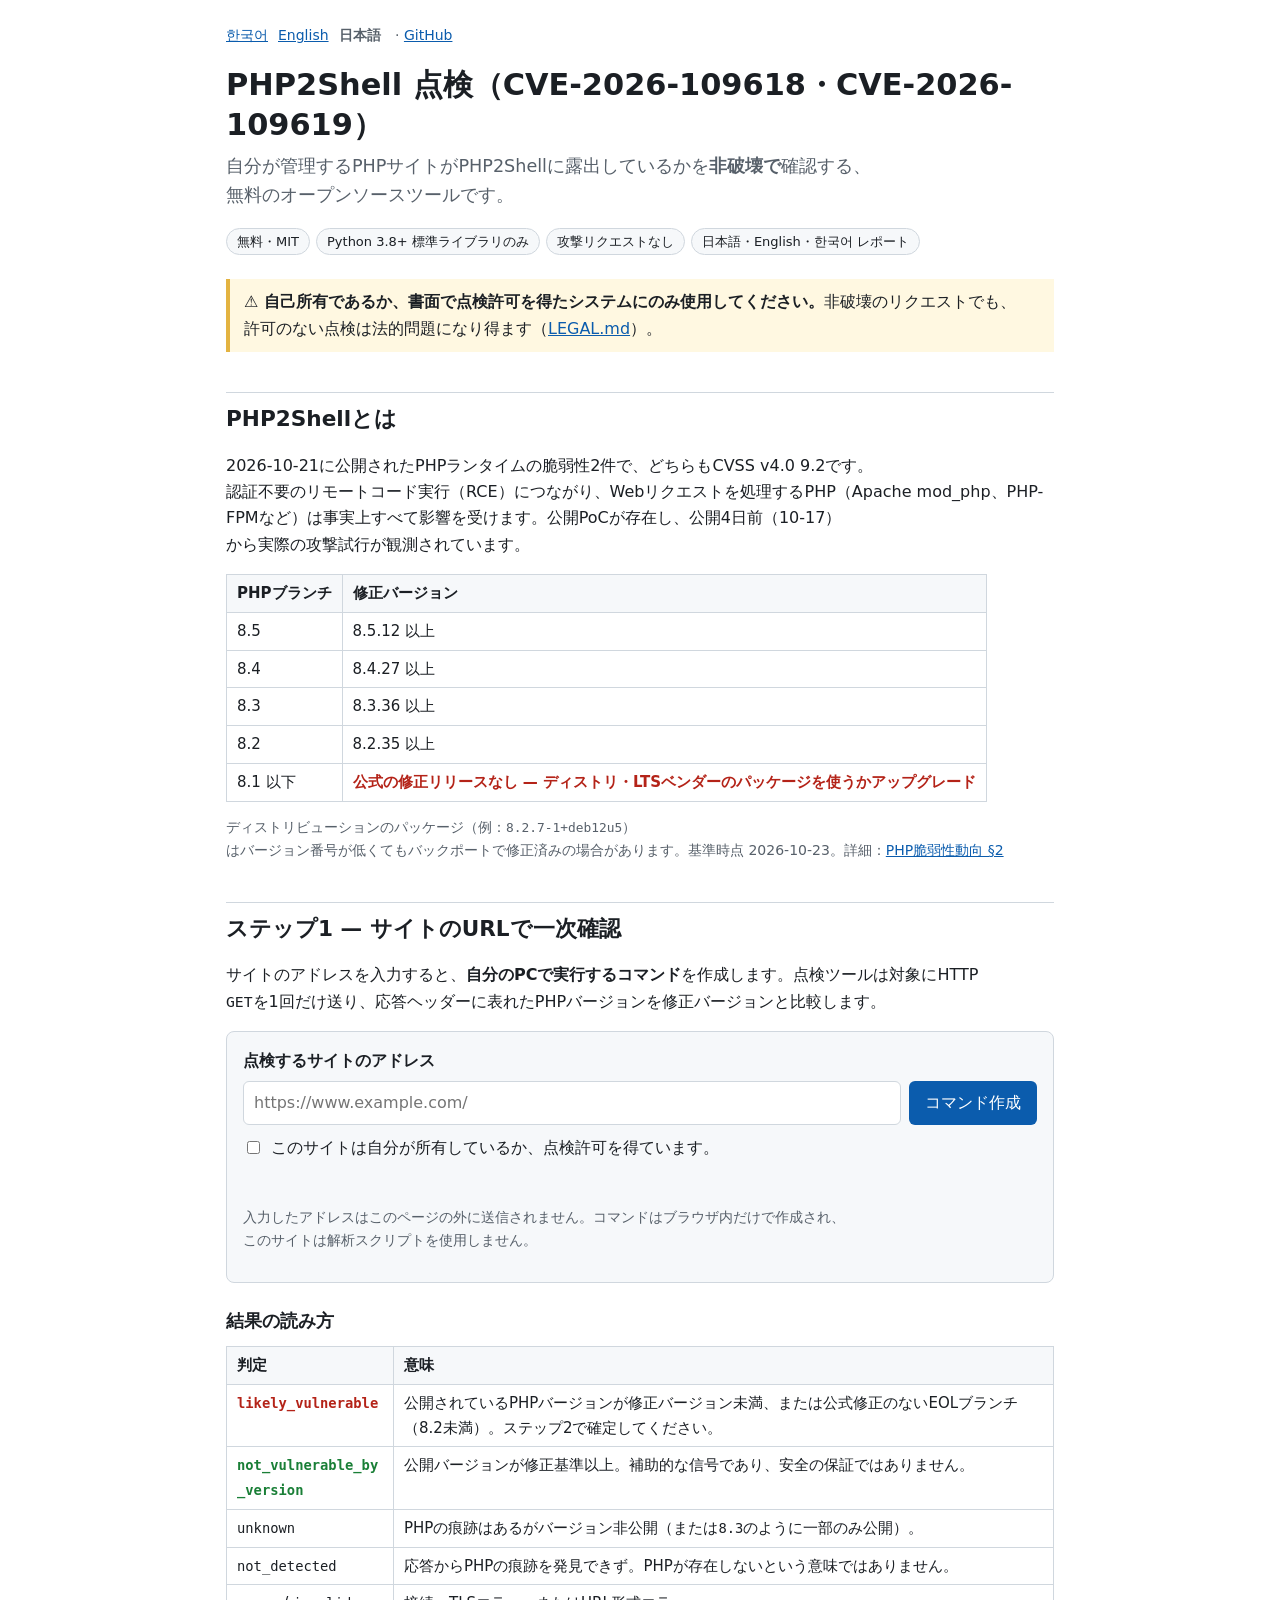
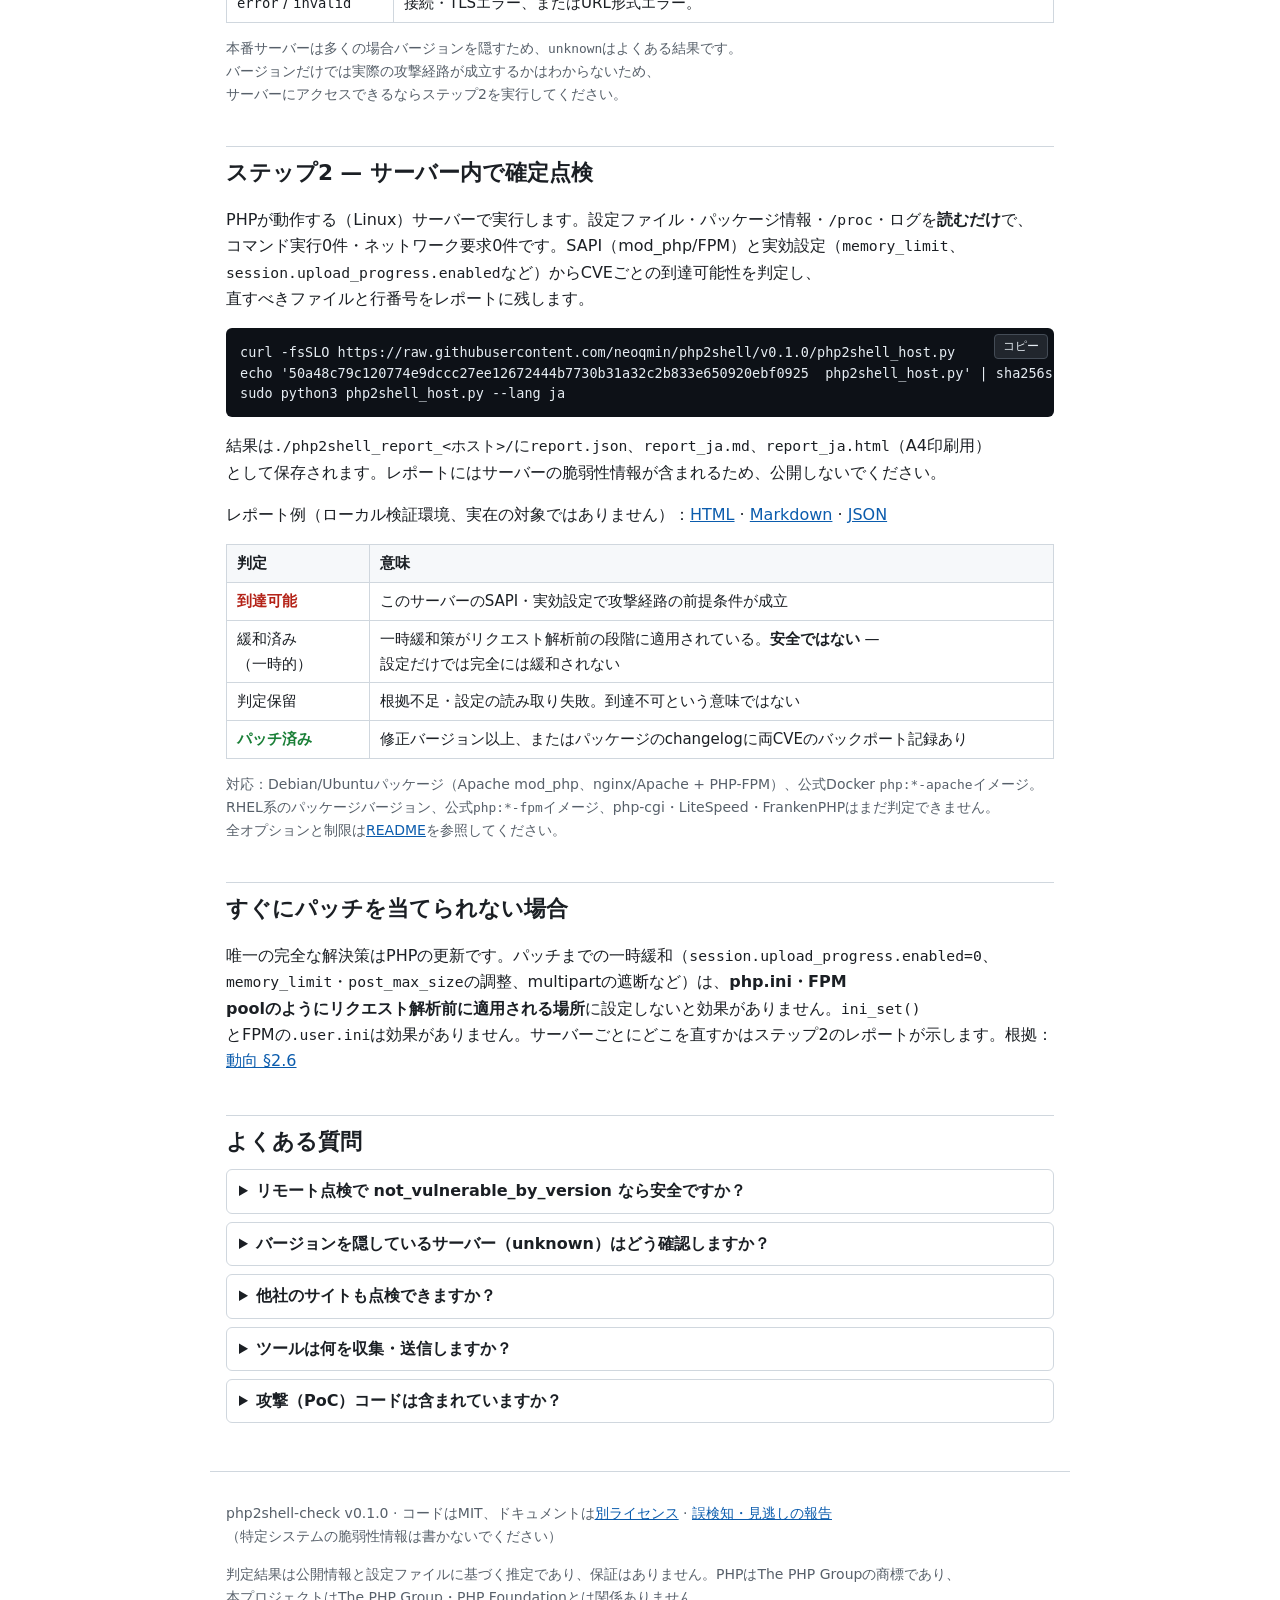
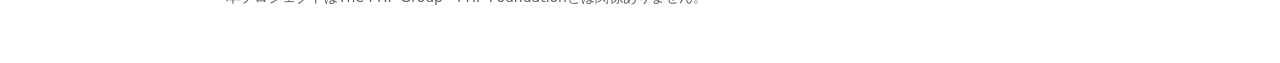
<file: docs/ja/index.html>
<!doctype html>
<html lang="ja">
<head>
<meta charset="utf-8">
<meta name="viewport" content="width=device-width, initial-scale=1">
<title>PHP2Shell 脆弱性点検ツール（CVE-2026-109618・CVE-2026-109619）— php2shell-check</title>
<meta name="description" content="PHP2Shell（CVE-2026-109618、CVE-2026-109619）の露出を非破壊で点検する無料のオープンソースツール。サイトのURLからPHPバージョンを一次確認し、サーバー内部点検でSAPI・設定に基づく到達可能性と対処箇所をレポートします。">
<link rel="canonical" href="https://edgebit.co.kr/php2shell/ja/">
<link rel="alternate" hreflang="ko" href="https://edgebit.co.kr/php2shell/">
<link rel="alternate" hreflang="en" href="https://edgebit.co.kr/php2shell/en/">
<link rel="alternate" hreflang="ja" href="https://edgebit.co.kr/php2shell/ja/">
<link rel="alternate" hreflang="x-default" href="https://edgebit.co.kr/php2shell/en/">
<meta property="og:type" content="website">
<meta property="og:title" content="PHP2Shell 脆弱性点検ツール — php2shell-check">
<meta property="og:description" content="CVE-2026-109618 / CVE-2026-109619 の露出を非破壊で点検。サイトのURLからすぐ確認。">
<meta property="og:url" content="https://edgebit.co.kr/php2shell/ja/">
<meta property="og:locale" content="ja_JP">
<link rel="stylesheet" href="../assets/site.css">
<script type="application/ld+json">
{
  "@context": "https://schema.org",
  "@type": "SoftwareApplication",
  "name": "php2shell-check",
  "description": "PHP2Shell（CVE-2026-109618、CVE-2026-109619）の露出を非破壊で点検するオープンソースツール",
  "applicationCategory": "SecurityApplication",
  "operatingSystem": "Linux, macOS, Windows",
  "softwareVersion": "0.1.0",
  "license": "https://opensource.org/licenses/MIT",
  "codeRepository": "https://github.com/neoqmin/php2shell",
  "offers": { "@type": "Offer", "price": "0", "priceCurrency": "JPY" }
}
</script>
</head>
<body>
<header>
  <nav class="lang"><a href="../">한국어</a><a href="../en/">English</a><strong>日本語</strong> · <a href="https://github.com/neoqmin/php2shell">GitHub</a></nav>
</header>
<main>
<h1>PHP2Shell 点検（CVE-2026-109618・CVE-2026-109619）</h1>
<p class="lead">自分が管理するPHPサイトがPHP2Shellに露出しているかを<strong>非破壊で</strong>確認する、無料のオープンソースツールです。</p>
<p class="badges"><span>無料・MIT</span><span>Python 3.8+ 標準ライブラリのみ</span><span>攻撃リクエストなし</span><span>日本語・English・한국어 レポート</span></p>

<div class="warn"><strong>⚠️ 自己所有であるか、書面で点検許可を得たシステムにのみ使用してください。</strong>非破壊のリクエストでも、許可のない点検は法的問題になり得ます（<a href="https://github.com/neoqmin/php2shell/blob/main/LEGAL.md">LEGAL.md</a>）。</div>

<h2>PHP2Shellとは</h2>
<p>2026-10-21に公開されたPHPランタイムの脆弱性2件で、どちらもCVSS v4.0 9.2です。認証不要のリモートコード実行（RCE）につながり、Webリクエストを処理するPHP（Apache mod_php、PHP-FPMなど）は事実上すべて影響を受けます。公開PoCが存在し、公開4日前（10-17）から実際の攻撃試行が観測されています。</p>
<table>
<thead><tr><th>PHPブランチ</th><th>修正バージョン</th></tr></thead>
<tbody>
<tr><td>8.5</td><td>8.5.12 以上</td></tr>
<tr><td>8.4</td><td>8.4.27 以上</td></tr>
<tr><td>8.3</td><td>8.3.36 以上</td></tr>
<tr><td>8.2</td><td>8.2.35 以上</td></tr>
<tr><td>8.1 以下</td><td class="bad">公式の修正リリースなし — ディストリ・LTSベンダーのパッケージを使うかアップグレード</td></tr>
</tbody>
</table>
<p class="note">ディストリビューションのパッケージ（例：<code>8.2.7-1+deb12u5</code>）はバージョン番号が低くてもバックポートで修正済みの場合があります。基準時点 2026-10-23。詳細：<a href="https://github.com/neoqmin/php2shell/blob/main/PHP_%EC%B7%A8%EC%95%BD%EC%A0%90_%EB%8F%99%ED%96%A5_2026-10.ja.md">PHP脆弱性動向 §2</a></p>

<h2>ステップ1 — サイトのURLで一次確認</h2>
<p>サイトのアドレスを入力すると、<strong>自分のPCで実行するコマンド</strong>を作成します。点検ツールは対象にHTTP <code>GET</code>を1回だけ送り、応答ヘッダーに表れたPHPバージョンを修正バージョンと比較します。</p>
<form id="gen" class="panel" novalidate
  data-err-empty="URLを入力してください。"
  data-err-scheme="http:// または https:// で始まるアドレスを入力してください。"
  data-err-chars="URLに使用できない文字（空白、引用符、$ ; | &amp; ( ) など）が含まれています。サイトのトップページのアドレスだけを入力してみてください。"
  data-err-cred="ユーザー名・パスワードを含むURLは使用できません。"
  data-err-auth="自己所有または点検許可を得たサイトであることを確認してください。"
  data-copy="コピー" data-copied="コピー済み">
  <label for="target">点検するサイトのアドレス</label>
  <div class="row">
    <input id="target" type="url" placeholder="https://www.example.com/" autocomplete="url" spellcheck="false">
    <button class="primary" type="submit">コマンド作成</button>
  </div>
  <label class="check"><input id="authorized" type="checkbox"> このサイトは自分が所有しているか、点検許可を得ています。</label>
  <p id="gen-error" class="error" role="alert"></p>
  <p class="note">入力したアドレスはこのページの外に送信されません。コマンドはブラウザ内だけで作成され、このサイトは解析スクリプトを使用しません。</p>
  <div id="gen-out" hidden>
    <div class="tabs" role="tablist">
      <button type="button" role="tab" data-os="linux">Linux</button>
      <button type="button" role="tab" data-os="macos">macOS</button>
      <button type="button" role="tab" data-os="windows">Windows (PowerShell)</button>
    </div>
    <div id="cmd-linux" class="codebox"><pre></pre></div>
    <div id="cmd-macos" class="codebox" hidden><pre></pre></div>
    <div id="cmd-windows" class="codebox" hidden><pre></pre></div>
    <p class="note">2行目は、ダウンロードしたファイルが公開済みのv0.1.0と同一かをSHA256で確認します。一致しない場合は実行しないでください。Windowsで<code>python</code>が見つからない場合は<code>py</code>に置き換えてください。</p>
  </div>
</form>

<h3>結果の読み方</h3>
<table>
<thead><tr><th>判定</th><th>意味</th></tr></thead>
<tbody>
<tr><td><code class="bad">likely_vulnerable</code></td><td>公開されているPHPバージョンが修正バージョン未満、または公式修正のないEOLブランチ（8.2未満）。ステップ2で確定してください。</td></tr>
<tr><td><code class="ok">not_vulnerable_by_version</code></td><td>公開バージョンが修正基準以上。補助的な信号であり、安全の保証ではありません。</td></tr>
<tr><td><code>unknown</code></td><td>PHPの痕跡はあるがバージョン非公開（または<code>8.3</code>のように一部のみ公開）。</td></tr>
<tr><td><code>not_detected</code></td><td>応答からPHPの痕跡を発見できず。PHPが存在しないという意味ではありません。</td></tr>
<tr><td><code>error</code> / <code>invalid</code></td><td>接続・TLSエラー、またはURL形式エラー。</td></tr>
</tbody>
</table>
<p class="note">本番サーバーは多くの場合バージョンを隠すため、<code>unknown</code>はよくある結果です。バージョンだけでは実際の攻撃経路が成立するかはわからないため、サーバーにアクセスできるならステップ2を実行してください。</p>

<h2>ステップ2 — サーバー内で確定点検</h2>
<p>PHPが動作する（Linux）サーバーで実行します。設定ファイル・パッケージ情報・<code>/proc</code>・ログを<strong>読むだけ</strong>で、コマンド実行0件・ネットワーク要求0件です。SAPI（mod_php/FPM）と実効設定（<code>memory_limit</code>、<code>session.upload_progress.enabled</code>など）からCVEごとの到達可能性を判定し、直すべきファイルと行番号をレポートに残します。</p>
<div class="codebox"><pre>curl -fsSLO https://raw.githubusercontent.com/neoqmin/php2shell/v0.1.0/php2shell_host.py
echo '50a48c79c120774e9dccc27ee12672444b7730b31a32c2b833e650920ebf0925  php2shell_host.py' | sha256sum -c -
sudo python3 php2shell_host.py --lang ja</pre></div>
<p>結果は<code>./php2shell_report_&lt;ホスト&gt;/</code>に<code>report.json</code>、<code>report_ja.md</code>、<code>report_ja.html</code>（A4印刷用）として保存されます。レポートにはサーバーの脆弱性情報が含まれるため、公開しないでください。</p>
<p>レポート例（ローカル検証環境、実在の対象ではありません）：<a href="../sample-report/report_ja.html">HTML</a> · <a href="../sample-report/report_ja.md">Markdown</a> · <a href="../sample-report/report.json">JSON</a></p>
<table>
<thead><tr><th>判定</th><th>意味</th></tr></thead>
<tbody>
<tr><td class="bad">到達可能</td><td>このサーバーのSAPI・実効設定で攻撃経路の前提条件が成立</td></tr>
<tr><td>緩和済み（一時的）</td><td>一時緩和策がリクエスト解析前の段階に適用されている。<strong>安全ではない</strong> — 設定だけでは完全には緩和されない</td></tr>
<tr><td>判定保留</td><td>根拠不足・設定の読み取り失敗。到達不可という意味ではない</td></tr>
<tr><td class="ok">パッチ済み</td><td>修正バージョン以上、またはパッケージのchangelogに両CVEのバックポート記録あり</td></tr>
</tbody>
</table>
<p class="note">対応：Debian/Ubuntuパッケージ（Apache mod_php、nginx/Apache + PHP-FPM）、公式Docker <code>php:*-apache</code>イメージ。RHEL系のパッケージバージョン、公式<code>php:*-fpm</code>イメージ、php-cgi・LiteSpeed・FrankenPHPはまだ判定できません。全オプションと制限は<a href="https://github.com/neoqmin/php2shell/blob/main/README.ja.md">README</a>を参照してください。</p>

<h2>すぐにパッチを当てられない場合</h2>
<p>唯一の完全な解決策はPHPの更新です。パッチまでの一時緩和（<code>session.upload_progress.enabled=0</code>、<code>memory_limit</code>・<code>post_max_size</code>の調整、multipartの遮断など）は、<strong>php.ini・FPM poolのようにリクエスト解析前に適用される場所</strong>に設定しないと効果がありません。<code>ini_set()</code>とFPMの<code>.user.ini</code>は効果がありません。サーバーごとにどこを直すかはステップ2のレポートが示します。根拠：<a href="https://github.com/neoqmin/php2shell/blob/main/PHP_%EC%B7%A8%EC%95%BD%EC%A0%90_%EB%8F%99%ED%96%A5_2026-10.ja.md#26-対応方針">動向 §2.6</a></p>

<h2>よくある質問</h2>
<details><summary>リモート点検で not_vulnerable_by_version なら安全ですか？</summary><p>いいえ。ヘッダーに表れたバージョンが基準以上というだけで、プロキシ・ロードバランサーがバージョンを隠すことや、SAPI・設定のようにリモートでは見えない条件があります。最終判断はサーバーインベントリとステップ2で行ってください。</p></details>
<details><summary>バージョンを隠しているサーバー（unknown）はどう確認しますか？</summary><p>外部からは確認できません。サーバーで<code>php -v</code>とパッケージのchangelogを確認するか、ステップ2の点検ツールを実行してください。</p></details>
<details><summary>他社のサイトも点検できますか？</summary><p>許可なく行わないでください。非破壊のGETでも、許可のない体系的な点検は不正アクセス禁止法などに抵触するおそれがあります。他組織のサーバーで問題に気づいた場合は自分で検証せず、運用主体またはIPA・JPCERT/CCに連絡してください。</p></details>
<details><summary>ツールは何を収集・送信しますか？</summary><p>何も送信しません。リモート点検ツールは入力した対象にGETを1回送るだけで、サーバー点検ツールはネットワーク要求を行いません。レポートの透明性付録に、読み取ったファイルの一覧が記録されます。</p></details>
<details><summary>攻撃（PoC）コードは含まれていますか？</summary><p>含まれていません。攻撃ペイロード、エクスプロイト、回避手法を含まず、エクスプロイトのリポジトリにもリンクしていません。</p></details>
</main>
<footer>
  <p>php2shell-check v0.1.0 · コードはMIT、ドキュメントは<a href="https://github.com/neoqmin/php2shell/blob/main/LICENSE-docs.md">別ライセンス</a> · <a href="https://github.com/neoqmin/php2shell/issues">誤検知・見逃しの報告</a>（特定システムの脆弱性情報は書かないでください）</p>
  <p>判定結果は公開情報と設定ファイルに基づく推定であり、保証はありません。PHPはThe PHP Groupの商標であり、本プロジェクトはThe PHP Group・PHP Foundationとは関係ありません。</p>
</footer>
<script src="../assets/gen.js"></script>
</body>
</html>
</file>
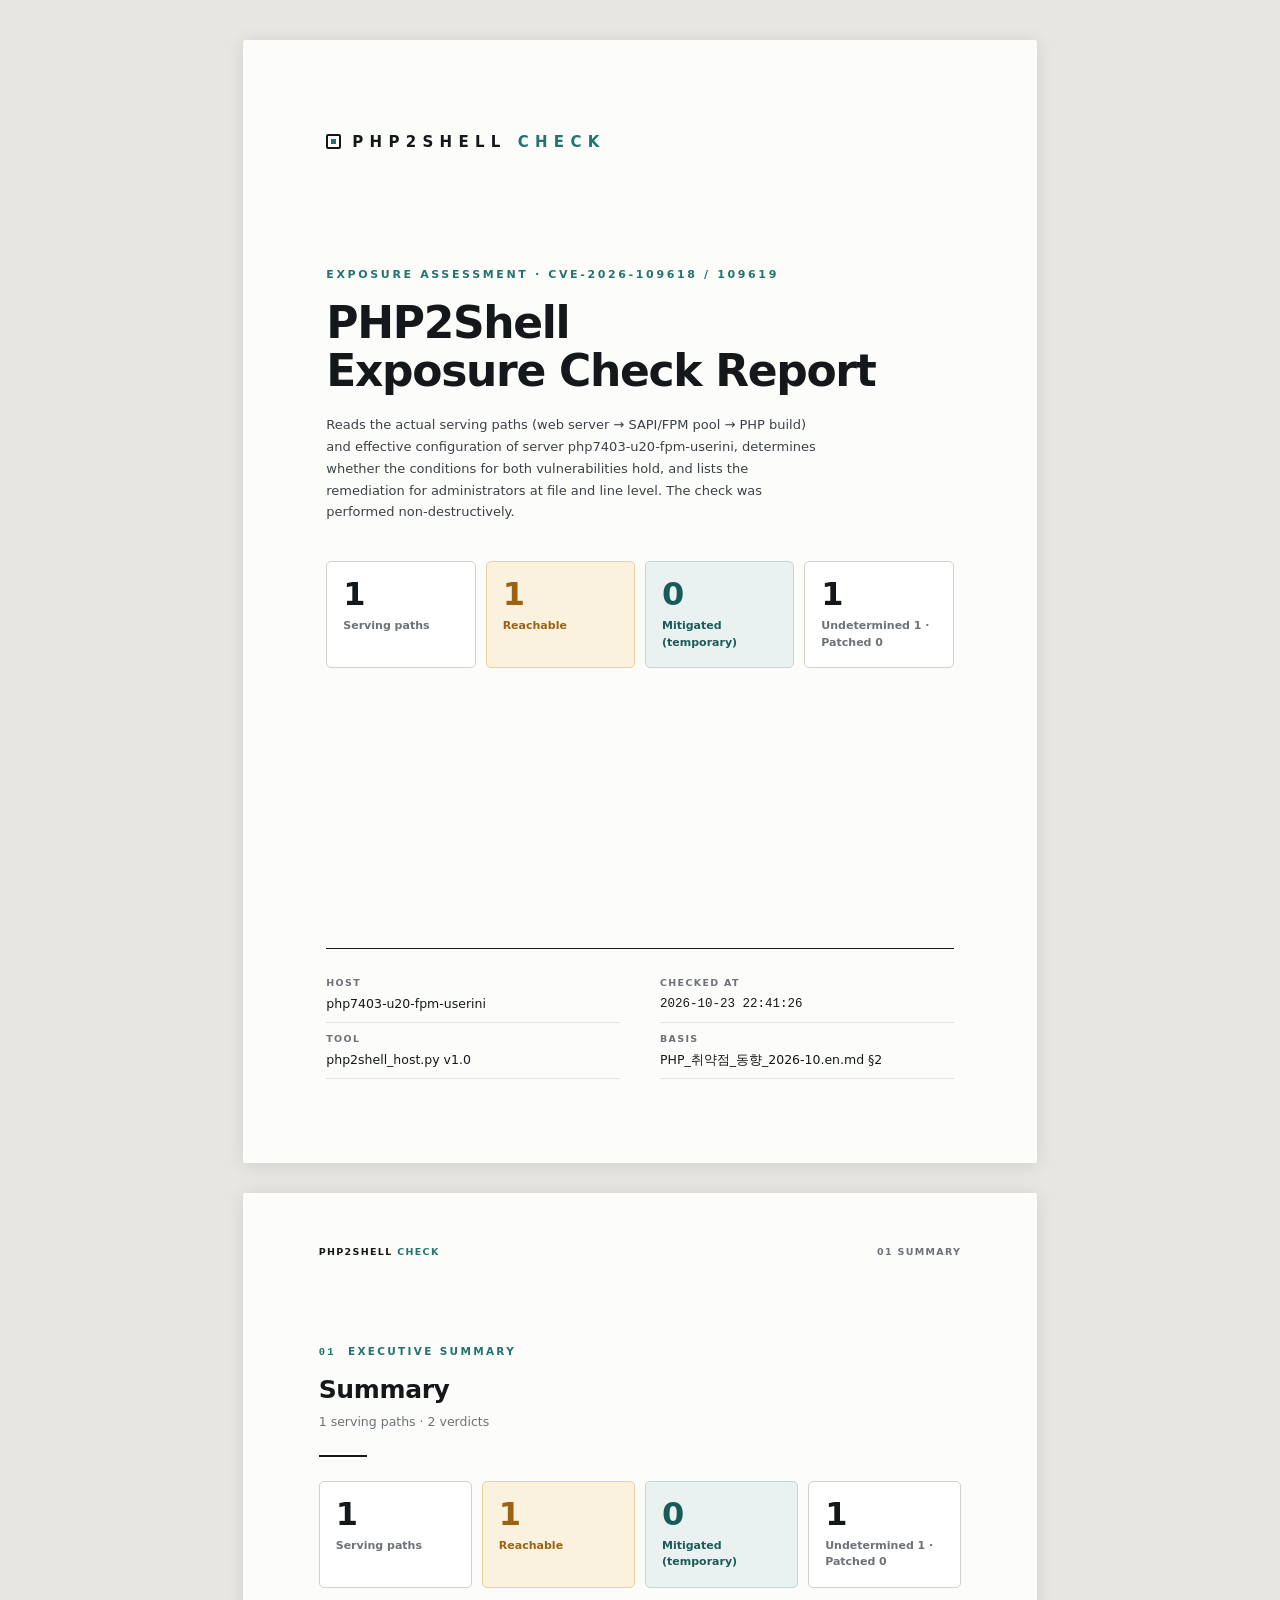
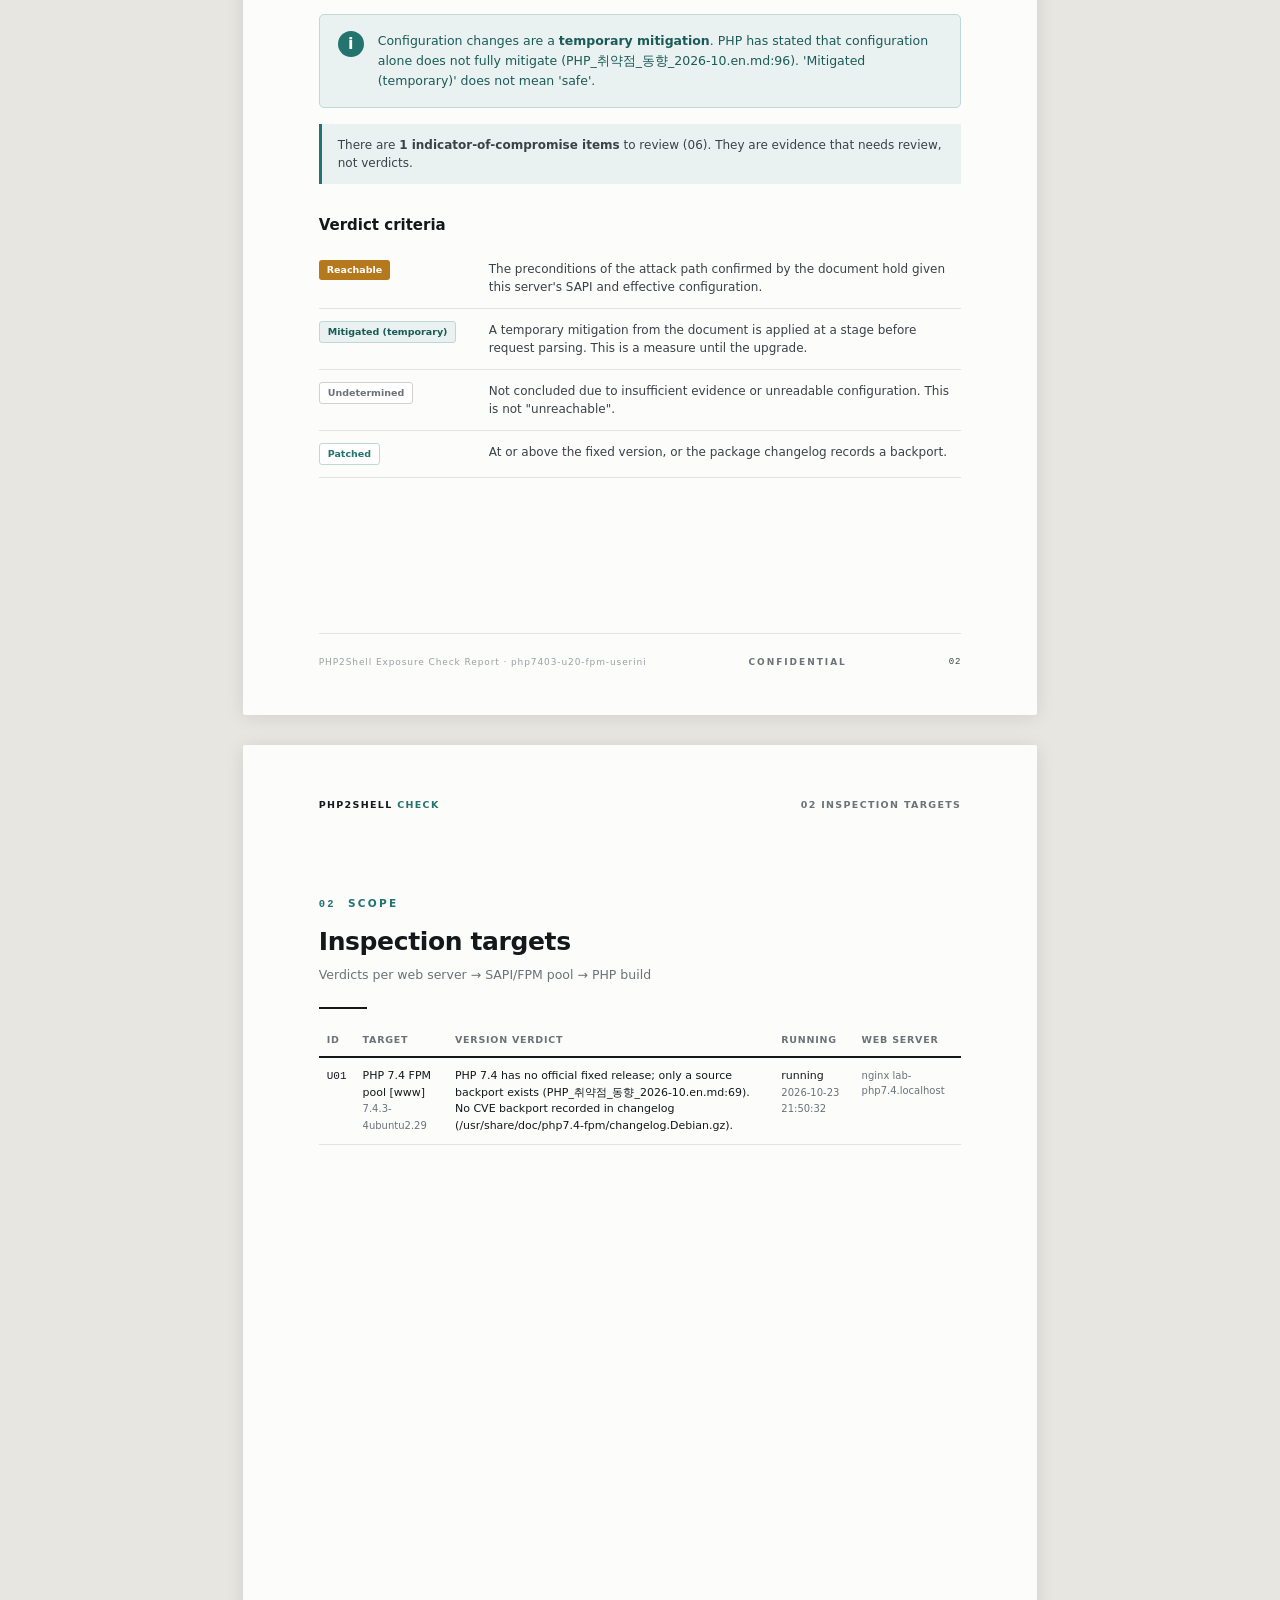
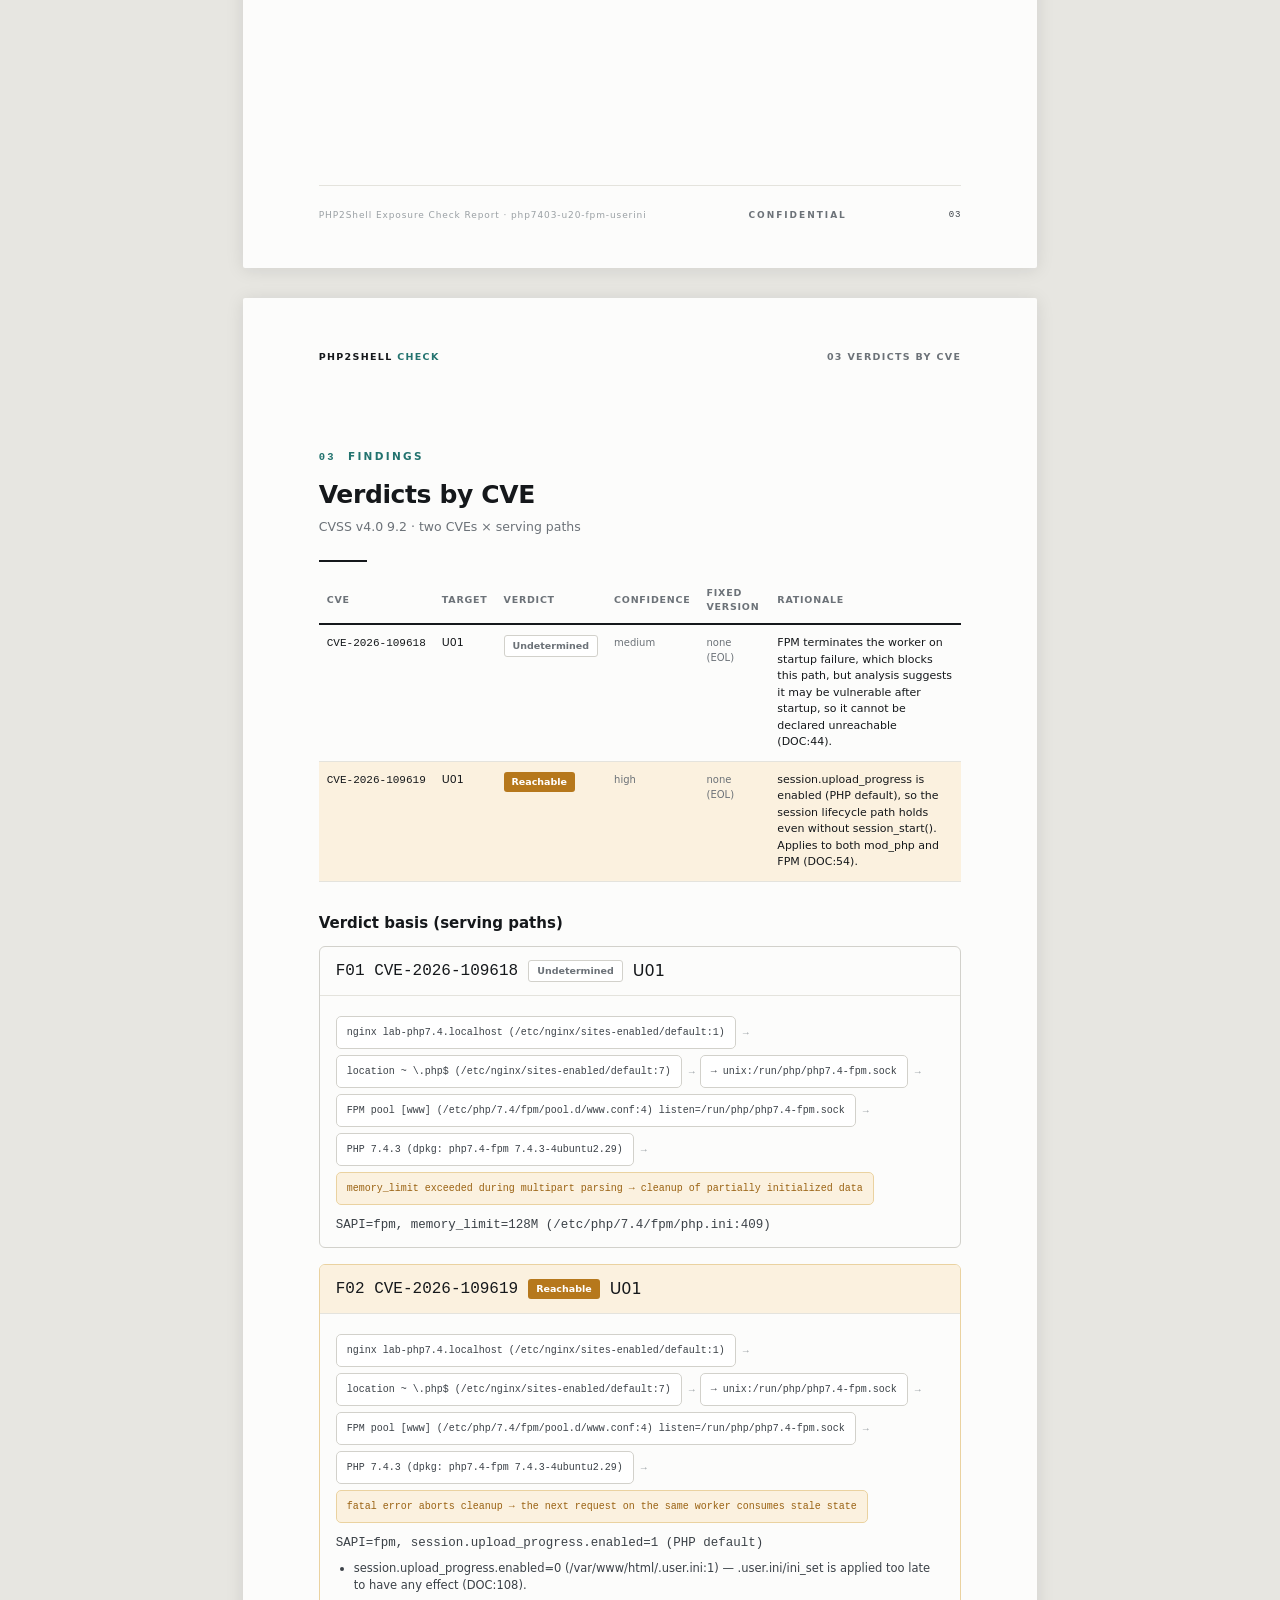
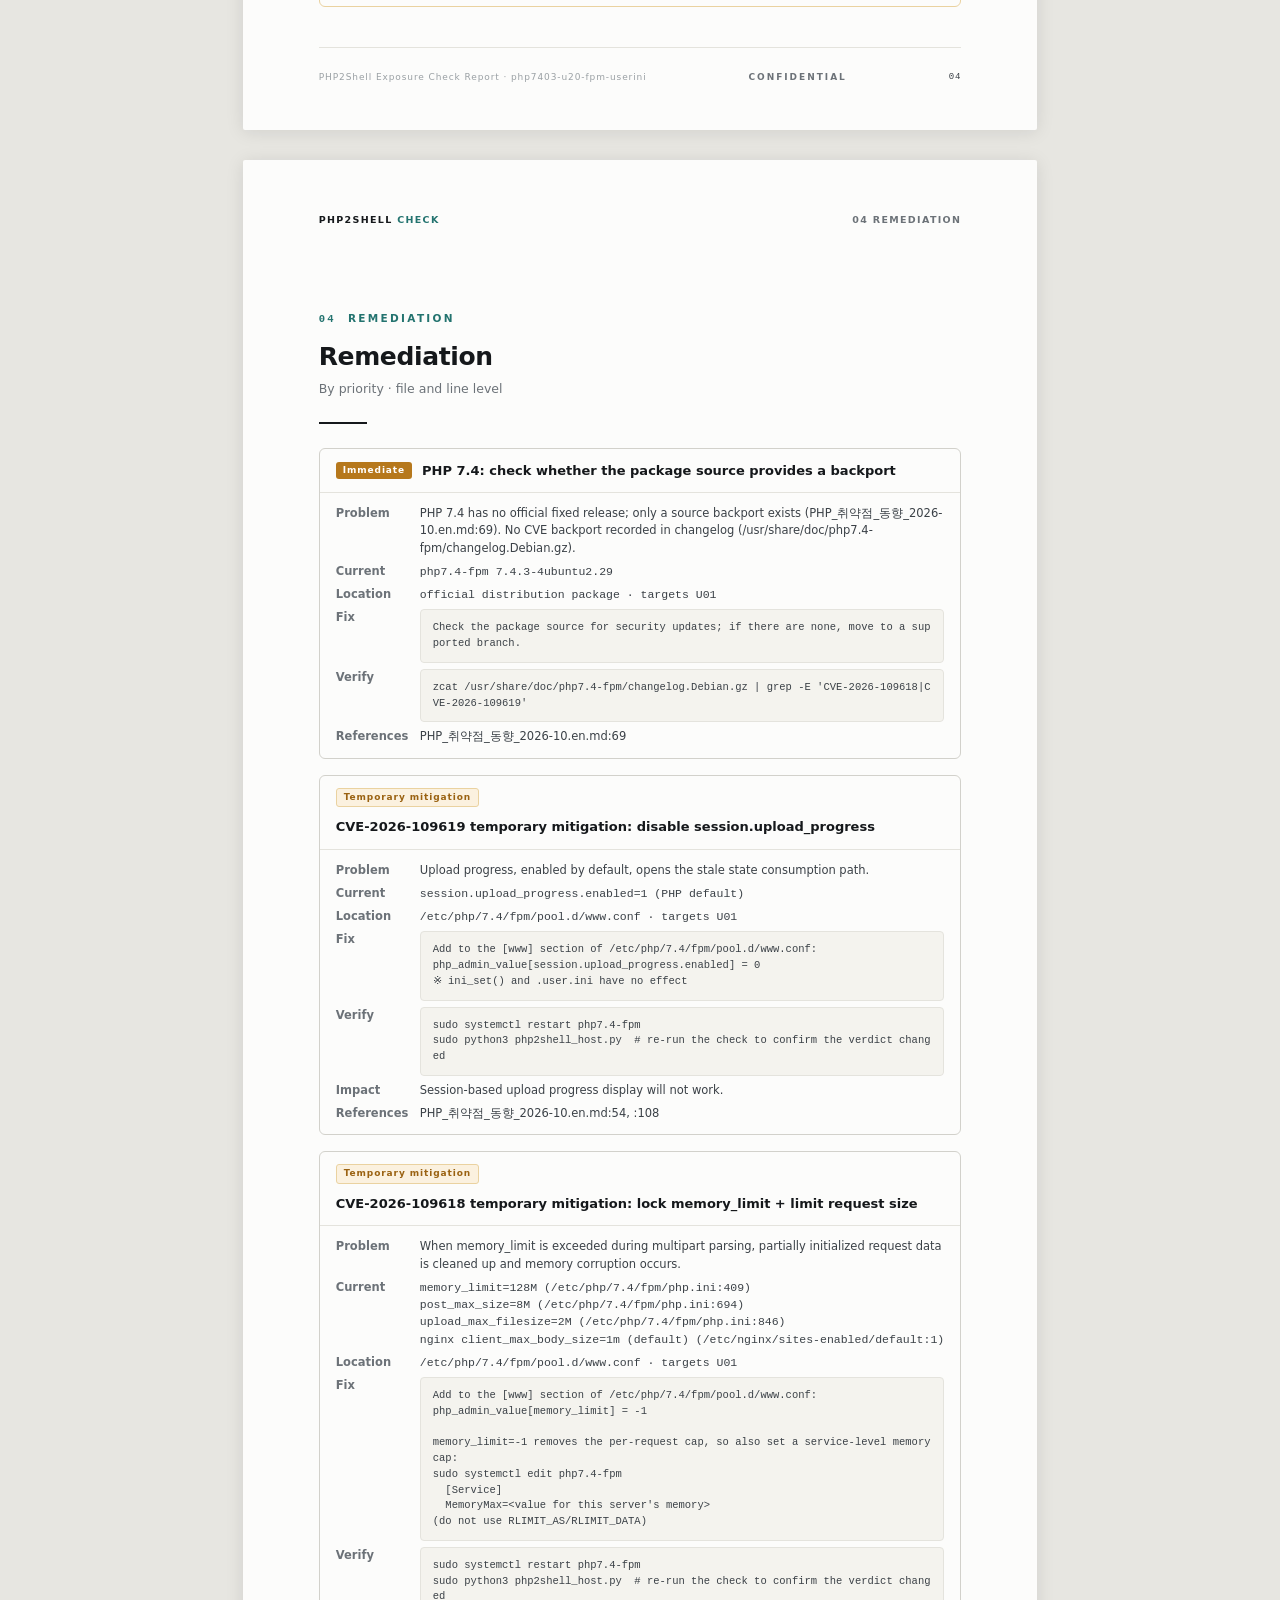
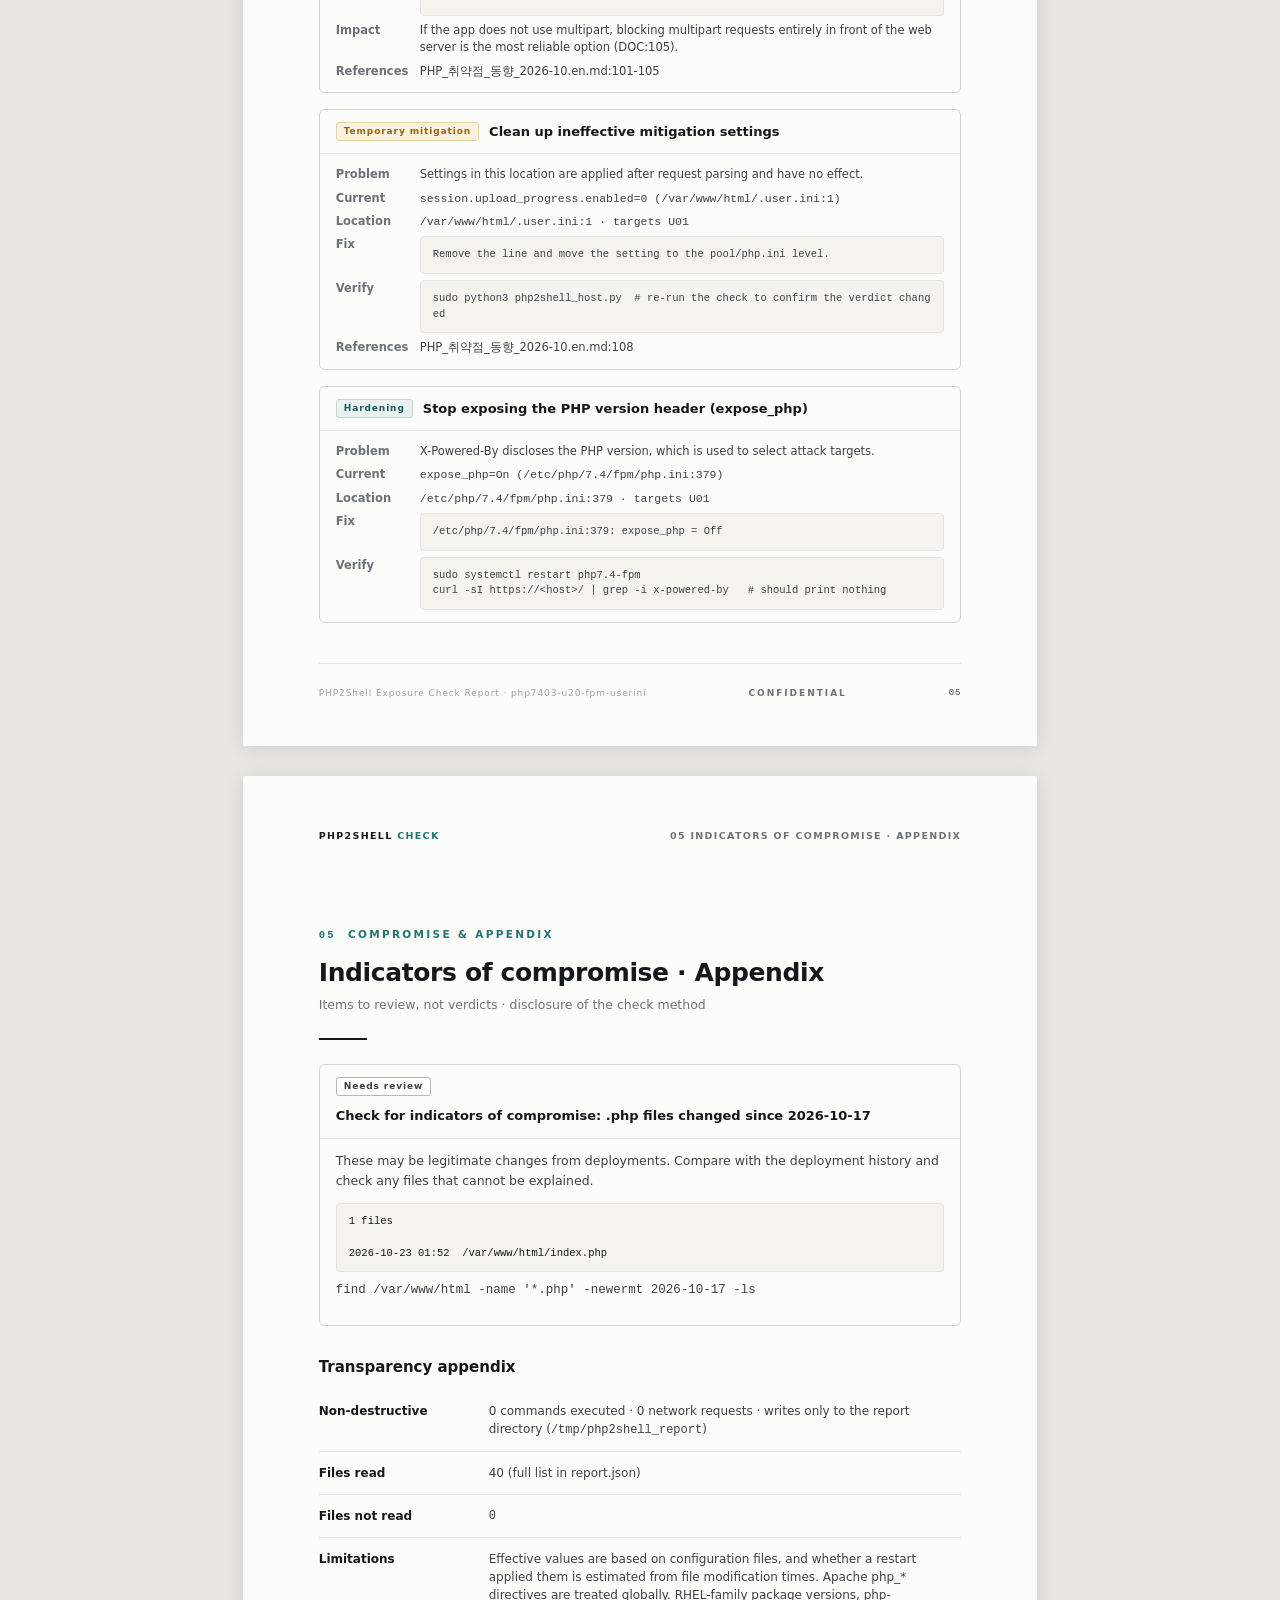
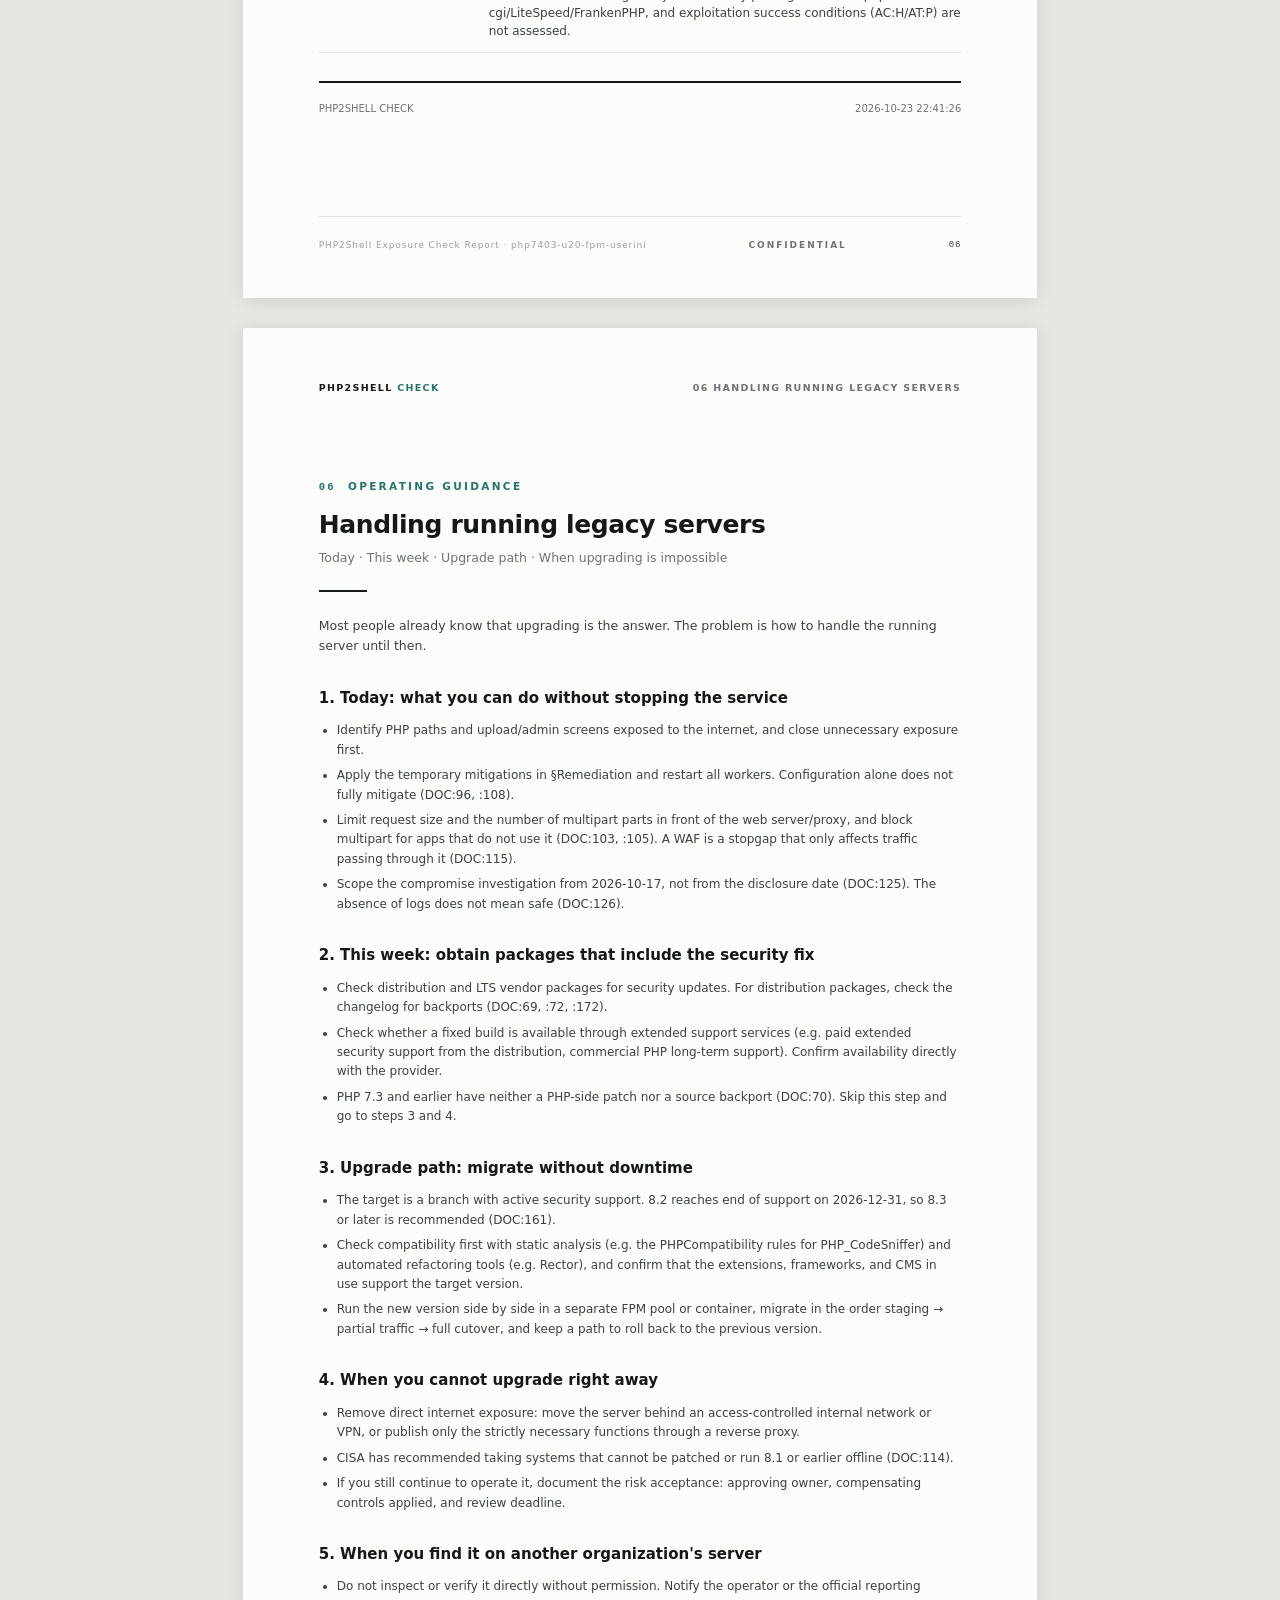
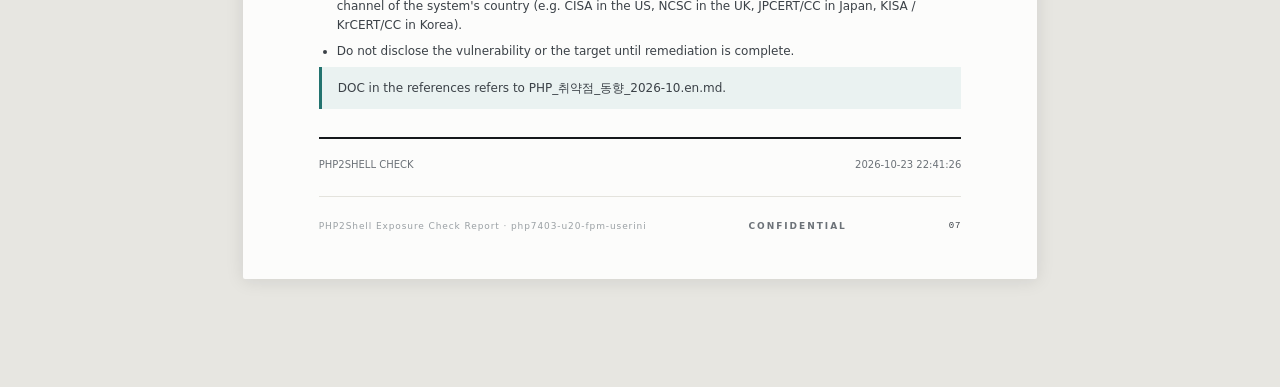
<file: docs/sample-report/report_en.html>
<!doctype html><html lang="en"><head><meta charset="utf-8"><meta name="viewport" content="width=device-width, initial-scale=1"><title>PHP2Shell Exposure Check Report — php7403-u20-fpm-userini</title><style>
:root{--paper:#FCFCFB;--desk:#E7E6E1;--ink:#15181B;--ink-2:#3B4147;--ink-3:#6C7278;--ink-4:#9AA0A4;
--line:#E4E3DD;--line-2:#D2D1CB;--line-strong:#B9B8B1;--teal:#23736F;--teal-deep:#1A5B58;--teal-tint:#EAF2F1;
--teal-line:#BFD8D5;--amber:#B6781C;--amber-strong:#9A6212;--amber-tint:#FBF1DF;--amber-line:#EAD2A0;
--sans:"Pretendard","Apple SD Gothic Neo","Noto Sans CJK KR","Malgun Gothic",-apple-system,system-ui,sans-serif;
--mono:"IBM Plex Mono",ui-monospace,"Cascadia Mono",Consolas,Menlo,monospace;}
*{box-sizing:border-box}html,body{margin:0;padding:0}
body{background:var(--desk);font-family:var(--sans);color:var(--ink);line-height:1.5;padding:40px 16px 64px;-webkit-font-smoothing:antialiased}
.page{width:210mm;min-height:297mm;background:var(--paper);margin:0 auto 30px;box-shadow:0 2px 18px rgba(20,24,28,.10);border-radius:2px;display:flex;flex-direction:column}
.pad{padding:22mm 20mm 0}.flow{flex:1}
.rhead{display:flex;justify-content:space-between;padding:14mm 20mm 0;color:var(--ink-3);font-size:9.5px;letter-spacing:.14em;text-transform:uppercase;font-weight:600}
.rhead .wm{color:var(--ink)}.rhead .wm b{color:var(--teal)}
.rfoot{margin-top:auto;display:flex;justify-content:space-between;padding:0 20mm 12mm;color:var(--ink-4);font-size:9px;letter-spacing:.1em}
.rfoot .conf{letter-spacing:.22em;text-transform:uppercase;color:var(--ink-3);font-weight:600}.rfoot .pg{font-family:var(--mono);color:var(--ink-2)}
.footline{height:1px;background:var(--line);margin:24px 20mm 6mm}
.eyebrow{font-size:10.5px;letter-spacing:.22em;text-transform:uppercase;font-weight:700;color:var(--teal);margin:0 0 10px}
.sec-no{font-family:var(--mono)}h1.sec{font-size:25px;font-weight:700;letter-spacing:-.015em;margin:0 0 4px}
.sec-sub{font-size:12.5px;color:var(--ink-3);margin:0 0 22px}.sec-rule{height:2px;background:var(--ink);width:48px;margin:0 0 24px}
h2{font-size:15px;margin:30px 0 12px}p{font-size:12.5px;color:var(--ink-2);margin:0 0 12px;line-height:1.62}
.mono{font-family:var(--mono)}
.cover-top{padding:24mm 22mm 0}.cover-wm{font-size:15px;font-weight:800;letter-spacing:.42em;text-transform:uppercase;display:flex;align-items:center;gap:11px}
.cover-wm .mark{width:15px;height:15px;border:2.5px solid var(--ink);position:relative;border-radius:2px}
.cover-wm .mark::after{content:"";position:absolute;inset:3px;background:var(--teal)}.cover-wm .gd{color:var(--teal)}
.cover-mid{padding:30mm 22mm 0}.cover-cat{font-size:11px;letter-spacing:.24em;text-transform:uppercase;font-weight:700;color:var(--teal);margin-bottom:16px}
.cover-title{font-size:44px;font-weight:800;letter-spacing:-.03em;line-height:1.08;margin:0}
.cover-desc{margin-top:20px;max-width:130mm;font-size:13px;color:var(--ink-2);line-height:1.68}
.kpis{display:grid;grid-template-columns:repeat(4,1fr);gap:10px;margin:4px 0 26px}
.cover .kpis{margin:26px 22mm 0}
.kpi{border:1px solid var(--line-2);border-radius:5px;padding:16px;background:#fff}
.kpi .n{font-size:32px;font-weight:800;line-height:1;font-variant-numeric:tabular-nums}.kpi .l{font-size:11px;color:var(--ink-3);margin-top:8px;font-weight:600}
.kpi.alert{border-color:var(--amber-line);background:var(--amber-tint)}.kpi.alert .n,.kpi.alert .l{color:var(--amber-strong)}
.kpi.teal{border-color:var(--teal-line);background:var(--teal-tint)}.kpi.teal .n,.kpi.teal .l{color:var(--teal-deep)}
.cover-meta{margin:auto 22mm 22mm;padding-top:24px}.cover-meta-grid{display:grid;grid-template-columns:1fr 1fr;gap:0 40px;border-top:1px solid var(--ink);padding-top:18px}
.cmeta{padding:9px 0;border-bottom:1px solid var(--line)}.cmeta .k{font-size:9.5px;letter-spacing:.14em;text-transform:uppercase;color:var(--ink-3);font-weight:600;margin-bottom:4px}
.cmeta .v{font-size:12.5px}
.callout{border:1px solid var(--amber-line);background:var(--amber-tint);border-radius:5px;padding:16px 18px;display:flex;gap:14px;margin:0 0 16px}
.callout .ic{width:26px;height:26px;border-radius:50%;background:var(--amber);color:#fff;flex:none;display:flex;align-items:center;justify-content:center;font-weight:800}
.callout .ct{font-size:12.5px;color:var(--amber-strong);line-height:1.6}
.callout.teal{border-color:var(--teal-line);background:var(--teal-tint)}.callout.teal .ic{background:var(--teal)}.callout.teal .ct{color:var(--teal-deep)}
.note{border-left:3px solid var(--teal);background:var(--teal-tint);padding:12px 16px;font-size:12px;color:var(--ink-2);margin:0 0 14px}
.ftable{width:100%;border-collapse:collapse;font-size:11px}
.ftable th{text-align:left;font-size:9.5px;letter-spacing:.08em;text-transform:uppercase;color:var(--ink-3);padding:0 8px 9px;border-bottom:2px solid var(--ink)}
.ftable td{padding:10px 8px;border-bottom:1px solid var(--line);vertical-align:top;line-height:1.5}
.ftable tr.reach td{background:var(--amber-tint)}.ftable .c-cve{font-family:var(--mono);white-space:nowrap}
.ftable .c-sm{font-size:10px;color:var(--ink-3)}
.badge{display:inline-block;font-size:9.5px;font-weight:700;padding:3px 8px;border-radius:3px;white-space:nowrap}
.v-reachable{background:var(--amber);color:#fff}.v-mitigated{background:var(--teal-tint);color:var(--teal-deep);border:1px solid var(--teal-line)}
.v-undetermined{background:#fff;color:var(--ink-3);border:1px solid var(--line-2)}.v-patched{background:#fff;color:var(--teal);border:1px solid var(--teal-line)}
.pipeline{display:flex;flex-wrap:wrap;gap:6px 18px;margin:8px 0 10px}
.pstep{position:relative;border:1px solid var(--line-2);border-radius:5px;background:#fff;padding:8px 10px;font-family:var(--mono);font-size:10px;color:var(--ink-2);max-width:100%;word-break:break-all}
.pstep:not(:last-child)::after{content:"\2192";position:absolute;right:-14px;top:50%;transform:translateY(-50%);color:var(--ink-4)}
.pstep.sink{border-color:var(--amber-line);background:var(--amber-tint);color:var(--amber-strong)}
.card{border:1px solid var(--line-2);border-radius:6px;margin:0 0 16px;break-inside:avoid;overflow:hidden}
.card .top{padding:12px 16px;border-bottom:1px solid var(--line);display:flex;gap:10px;align-items:center;flex-wrap:wrap}
.card.reach{border-color:var(--amber-line)}.card.reach .top{background:var(--amber-tint)}
.card .body{padding:12px 16px}.card .t{font-weight:700;font-size:13px}
.card ul{margin:6px 0 0;padding-left:18px;font-size:11.5px;color:var(--ink-2)}
.kv{display:grid;grid-template-columns:72px 1fr;gap:6px 12px;font-size:11.5px;margin:0}
.kv dt{color:var(--ink-3);font-weight:700}.kv dd{margin:0;color:var(--ink-2)}
pre{font-family:var(--mono);font-size:10.5px;background:#F4F3EE;border:1px solid var(--line);border-radius:4px;padding:10px 12px;white-space:pre-wrap;word-break:break-all;margin:0}
.prio{display:inline-block;font-size:9px;font-weight:700;letter-spacing:.1em;padding:2px 7px;border-radius:3px}
.p-now{background:var(--amber);color:#fff}.p-temp{background:var(--amber-tint);color:var(--amber-strong);border:1px solid var(--amber-line)}
.p-hygiene{background:var(--teal-tint);color:var(--teal-deep);border:1px solid var(--teal-line)}.p-check{background:#fff;color:var(--ink-2);border:1px solid var(--line-strong)}
.trans{width:100%;border-collapse:collapse}.trans td{padding:12px 0;border-bottom:1px solid var(--line);vertical-align:top;font-size:12px;color:var(--ink-2)}
.trans .tk{width:170px;font-weight:700;color:var(--ink)}
.guide{margin:0 0 6px;padding-left:18px;font-size:12px;color:var(--ink-2);line-height:1.62}.guide li{margin:0 0 6px}
.endmark{margin-top:28px;padding-top:18px;border-top:2px solid var(--ink);display:flex;justify-content:space-between;font-size:10px;color:var(--ink-3)}
@media print{@page{size:A4;margin:0}html,body{background:#fff;padding:0}.page{margin:0;box-shadow:none;break-after:page}
.page:last-child{break-after:auto}*{-webkit-print-color-adjust:exact;print-color-adjust:exact}}
@media screen and (max-width:840px){.page{width:100%;min-height:0}.kpis{grid-template-columns:repeat(2,1fr)}.cover-title{font-size:32px}}
</style></head><body><section class="page cover"><div class="cover-top"><div class="cover-wm"><span class="mark"></span>PHP2SHELL <span class="gd">CHECK</span></div></div><div class="cover-mid"><div class="cover-cat">Exposure Assessment · CVE-2026-109618 / 109619</div><h1 class="cover-title">PHP2Shell<br>Exposure Check Report</h1><p class="cover-desc">Reads the actual serving paths (web server → SAPI/FPM pool → PHP build) and effective configuration of server php7403-u20-fpm-userini, determines whether the conditions for both vulnerabilities hold, and lists the remediation for administrators at file and line level. The check was performed non-destructively.</p></div><div class="kpis"><div class="kpi"><div class="n">1</div><div class="l">Serving paths</div></div><div class="kpi alert"><div class="n">1</div><div class="l">Reachable</div></div><div class="kpi teal"><div class="n">0</div><div class="l">Mitigated (temporary)</div></div><div class="kpi"><div class="n">1</div><div class="l">Undetermined 1 · Patched 0</div></div></div><div class="cover-meta"><div class="cover-meta-grid"><div class="cmeta"><div class="k">Host</div><div class="v">php7403-u20-fpm-userini</div></div><div class="cmeta"><div class="k">Checked at</div><div class="v mono">2026-10-23 22:41:26</div></div><div class="cmeta"><div class="k">Tool</div><div class="v">php2shell_host.py v1.0</div></div><div class="cmeta"><div class="k">Basis</div><div class="v">PHP_취약점_동향_2026-10.en.md §2</div></div></div></div></section><section class="page"><div class="rhead"><span class="wm">PHP2SHELL <b>CHECK</b></span><span>01 Summary</span></div><div class="pad flow"><p class="eyebrow"><span class="sec-no">01</span> &nbsp;Executive Summary</p><h1 class="sec">Summary</h1><p class="sec-sub">1 serving paths · 2 verdicts</p><div class="sec-rule"></div><div class="kpis"><div class="kpi"><div class="n">1</div><div class="l">Serving paths</div></div><div class="kpi alert"><div class="n">1</div><div class="l">Reachable</div></div><div class="kpi teal"><div class="n">0</div><div class="l">Mitigated (temporary)</div></div><div class="kpi"><div class="n">1</div><div class="l">Undetermined 1 · Patched 0</div></div></div><div class="callout teal"><div class="ic">i</div><div class="ct">Configuration changes are a <b>temporary mitigation</b>. PHP has stated that configuration alone does not fully mitigate (PHP_취약점_동향_2026-10.en.md:96). 'Mitigated (temporary)' does not mean 'safe'.</div></div><div class="note">There are <b>1 indicator-of-compromise items</b> to review (06). They are evidence that needs review, not verdicts.</div><h2>Verdict criteria</h2><table class="trans"><tr><td class="tk"><span class="badge v-reachable">Reachable</span></td><td>The preconditions of the attack path confirmed by the document hold given this server&#x27;s SAPI and effective configuration.</td></tr><tr><td class="tk"><span class="badge v-mitigated">Mitigated (temporary)</span></td><td>A temporary mitigation from the document is applied at a stage before request parsing. This is a measure until the upgrade.</td></tr><tr><td class="tk"><span class="badge v-undetermined">Undetermined</span></td><td>Not concluded due to insufficient evidence or unreadable configuration. This is not &quot;unreachable&quot;.</td></tr><tr><td class="tk"><span class="badge v-patched">Patched</span></td><td>At or above the fixed version, or the package changelog records a backport.</td></tr></table></div><div class="footline"></div><div class="rfoot"><span>PHP2Shell Exposure Check Report · php7403-u20-fpm-userini</span><span class="conf">Confidential</span><span class="pg">02</span></div></section><section class="page"><div class="rhead"><span class="wm">PHP2SHELL <b>CHECK</b></span><span>02 Inspection targets</span></div><div class="pad flow"><p class="eyebrow"><span class="sec-no">02</span> &nbsp;Scope</p><h1 class="sec">Inspection targets</h1><p class="sec-sub">Verdicts per web server → SAPI/FPM pool → PHP build</p><div class="sec-rule"></div><table class="ftable"><thead><tr><th>ID</th><th>Target</th><th>Version verdict</th><th>Running</th><th>Web server</th></tr></thead><tbody><tr><td class="c-cve">U01</td><td>PHP 7.4 FPM pool [www]<br><span class="c-sm">7.4.3-4ubuntu2.29</span></td><td>PHP 7.4 has no official fixed release; only a source backport exists (PHP_취약점_동향_2026-10.en.md:69). No CVE backport recorded in changelog (/usr/share/doc/php7.4-fpm/changelog.Debian.gz).</td><td>running<br><span class='c-sm'>2026-10-23 21:50:32</span></td><td class="c-sm">nginx lab-php7.4.localhost</td></tr></tbody></table></div><div class="footline"></div><div class="rfoot"><span>PHP2Shell Exposure Check Report · php7403-u20-fpm-userini</span><span class="conf">Confidential</span><span class="pg">03</span></div></section><section class="page"><div class="rhead"><span class="wm">PHP2SHELL <b>CHECK</b></span><span>03 Verdicts by CVE</span></div><div class="pad flow"><p class="eyebrow"><span class="sec-no">03</span> &nbsp;Findings</p><h1 class="sec">Verdicts by CVE</h1><p class="sec-sub">CVSS v4.0 9.2 · two CVEs × serving paths</p><div class="sec-rule"></div><table class="ftable"><thead><tr><th>CVE</th><th>Target</th><th>Verdict</th><th>Confidence</th><th>Fixed version</th><th>Rationale</th></tr></thead><tbody><tr class=""><td class="c-cve">CVE-2026-109618</td><td>U01</td><td><span class="badge v-undetermined">Undetermined</span></td><td class="c-sm">medium</td><td class="c-sm">none (EOL)</td><td>FPM terminates the worker on startup failure, which blocks this path, but analysis suggests it may be vulnerable after startup, so it cannot be declared unreachable (DOC:44).</td></tr><tr class="reach"><td class="c-cve">CVE-2026-109619</td><td>U01</td><td><span class="badge v-reachable">Reachable</span></td><td class="c-sm">high</td><td class="c-sm">none (EOL)</td><td>session.upload_progress is enabled (PHP default), so the session lifecycle path holds even without session_start(). Applies to both mod_php and FPM (DOC:54).</td></tr></tbody></table><h2>Verdict basis (serving paths)</h2><div class="card "><div class="top"><span class="c-cve mono">F01 CVE-2026-109618</span><span class="badge v-undetermined">Undetermined</span><span class="c-sm">U01</span></div><div class="body"><div class="pipeline"><div class="pstep">nginx lab-php7.4.localhost (/etc/nginx/sites-enabled/default:1)</div><div class="pstep">location ~ \.php$ (/etc/nginx/sites-enabled/default:7)</div><div class="pstep">→ unix:/run/php/php7.4-fpm.sock</div><div class="pstep">FPM pool [www] (/etc/php/7.4/fpm/pool.d/www.conf:4) listen=/run/php/php7.4-fpm.sock</div><div class="pstep">PHP 7.4.3 (dpkg: php7.4-fpm 7.4.3-4ubuntu2.29)</div><div class="pstep sink">memory_limit exceeded during multipart parsing → cleanup of partially initialized data</div></div><p style="margin:0" class="mono c-sm">SAPI=fpm, memory_limit=128M (/etc/php/7.4/fpm/php.ini:409)</p></div></div><div class="card reach"><div class="top"><span class="c-cve mono">F02 CVE-2026-109619</span><span class="badge v-reachable">Reachable</span><span class="c-sm">U01</span></div><div class="body"><div class="pipeline"><div class="pstep">nginx lab-php7.4.localhost (/etc/nginx/sites-enabled/default:1)</div><div class="pstep">location ~ \.php$ (/etc/nginx/sites-enabled/default:7)</div><div class="pstep">→ unix:/run/php/php7.4-fpm.sock</div><div class="pstep">FPM pool [www] (/etc/php/7.4/fpm/pool.d/www.conf:4) listen=/run/php/php7.4-fpm.sock</div><div class="pstep">PHP 7.4.3 (dpkg: php7.4-fpm 7.4.3-4ubuntu2.29)</div><div class="pstep sink">fatal error aborts cleanup → the next request on the same worker consumes stale state</div></div><p style="margin:0" class="mono c-sm">SAPI=fpm, session.upload_progress.enabled=1 (PHP default)</p><ul><li>session.upload_progress.enabled=0 (/var/www/html/.user.ini:1) — .user.ini/ini_set is applied too late to have any effect (DOC:108).</li></ul></div></div></div><div class="footline"></div><div class="rfoot"><span>PHP2Shell Exposure Check Report · php7403-u20-fpm-userini</span><span class="conf">Confidential</span><span class="pg">04</span></div></section><section class="page"><div class="rhead"><span class="wm">PHP2SHELL <b>CHECK</b></span><span>04 Remediation</span></div><div class="pad flow"><p class="eyebrow"><span class="sec-no">04</span> &nbsp;Remediation</p><h1 class="sec">Remediation</h1><p class="sec-sub">By priority · file and line level</p><div class="sec-rule"></div><div class="card"><div class="top"><span class="prio p-now">Immediate</span><span class="t">PHP 7.4: check whether the package source provides a backport</span></div><div class="body"><dl class="kv"><dt>Problem</dt><dd>PHP 7.4 has no official fixed release; only a source backport exists (PHP_취약점_동향_2026-10.en.md:69). No CVE backport recorded in changelog (/usr/share/doc/php7.4-fpm/changelog.Debian.gz).</dd><dt>Current</dt><dd class="mono">php7.4-fpm 7.4.3-4ubuntu2.29</dd><dt>Location</dt><dd class="mono">official distribution package · targets U01</dd><dt>Fix</dt><dd><pre>Check the package source for security updates; if there are none, move to a supported branch.</pre></dd><dt>Verify</dt><dd><pre>zcat /usr/share/doc/php7.4-fpm/changelog.Debian.gz | grep -E &#x27;CVE-2026-109618|CVE-2026-109619&#x27;</pre></dd><dt>References</dt><dd class="c-sm">PHP_취약점_동향_2026-10.en.md:69</dd></dl></div></div><div class="card"><div class="top"><span class="prio p-temp">Temporary mitigation</span><span class="t">CVE-2026-109619 temporary mitigation: disable session.upload_progress</span></div><div class="body"><dl class="kv"><dt>Problem</dt><dd>Upload progress, enabled by default, opens the stale state consumption path.</dd><dt>Current</dt><dd class="mono">session.upload_progress.enabled=1 (PHP default)</dd><dt>Location</dt><dd class="mono">/etc/php/7.4/fpm/pool.d/www.conf · targets U01</dd><dt>Fix</dt><dd><pre>Add to the [www] section of /etc/php/7.4/fpm/pool.d/www.conf:
php_admin_value[session.upload_progress.enabled] = 0
※ ini_set() and .user.ini have no effect</pre></dd><dt>Verify</dt><dd><pre>sudo systemctl restart php7.4-fpm
sudo python3 php2shell_host.py  # re-run the check to confirm the verdict changed</pre></dd><dt>Impact</dt><dd>Session-based upload progress display will not work.</dd><dt>References</dt><dd class="c-sm">PHP_취약점_동향_2026-10.en.md:54, :108</dd></dl></div></div><div class="card"><div class="top"><span class="prio p-temp">Temporary mitigation</span><span class="t">CVE-2026-109618 temporary mitigation: lock memory_limit + limit request size</span></div><div class="body"><dl class="kv"><dt>Problem</dt><dd>When memory_limit is exceeded during multipart parsing, partially initialized request data is cleaned up and memory corruption occurs.</dd><dt>Current</dt><dd class="mono">memory_limit=128M (/etc/php/7.4/fpm/php.ini:409)<br>post_max_size=8M (/etc/php/7.4/fpm/php.ini:694)<br>upload_max_filesize=2M (/etc/php/7.4/fpm/php.ini:846)<br>nginx client_max_body_size=1m (default) (/etc/nginx/sites-enabled/default:1)</dd><dt>Location</dt><dd class="mono">/etc/php/7.4/fpm/pool.d/www.conf · targets U01</dd><dt>Fix</dt><dd><pre>Add to the [www] section of /etc/php/7.4/fpm/pool.d/www.conf:
php_admin_value[memory_limit] = -1

memory_limit=-1 removes the per-request cap, so also set a service-level memory cap:
sudo systemctl edit php7.4-fpm
  [Service]
  MemoryMax=&lt;value for this server&#x27;s memory&gt;
(do not use RLIMIT_AS/RLIMIT_DATA)</pre></dd><dt>Verify</dt><dd><pre>sudo systemctl restart php7.4-fpm
sudo python3 php2shell_host.py  # re-run the check to confirm the verdict changed</pre></dd><dt>Impact</dt><dd>If the app does not use multipart, blocking multipart requests entirely in front of the web server is the most reliable option (DOC:105).</dd><dt>References</dt><dd class="c-sm">PHP_취약점_동향_2026-10.en.md:101-105</dd></dl></div></div><div class="card"><div class="top"><span class="prio p-temp">Temporary mitigation</span><span class="t">Clean up ineffective mitigation settings</span></div><div class="body"><dl class="kv"><dt>Problem</dt><dd>Settings in this location are applied after request parsing and have no effect.</dd><dt>Current</dt><dd class="mono">session.upload_progress.enabled=0 (/var/www/html/.user.ini:1)</dd><dt>Location</dt><dd class="mono">/var/www/html/.user.ini:1 · targets U01</dd><dt>Fix</dt><dd><pre>Remove the line and move the setting to the pool/php.ini level.</pre></dd><dt>Verify</dt><dd><pre>sudo python3 php2shell_host.py  # re-run the check to confirm the verdict changed</pre></dd><dt>References</dt><dd class="c-sm">PHP_취약점_동향_2026-10.en.md:108</dd></dl></div></div><div class="card"><div class="top"><span class="prio p-hygiene">Hardening</span><span class="t">Stop exposing the PHP version header (expose_php)</span></div><div class="body"><dl class="kv"><dt>Problem</dt><dd>X-Powered-By discloses the PHP version, which is used to select attack targets.</dd><dt>Current</dt><dd class="mono">expose_php=On (/etc/php/7.4/fpm/php.ini:379)</dd><dt>Location</dt><dd class="mono">/etc/php/7.4/fpm/php.ini:379 · targets U01</dd><dt>Fix</dt><dd><pre>/etc/php/7.4/fpm/php.ini:379: expose_php = Off</pre></dd><dt>Verify</dt><dd><pre>sudo systemctl restart php7.4-fpm
curl -sI https://&lt;host&gt;/ | grep -i x-powered-by   # should print nothing</pre></dd></dl></div></div></div><div class="footline"></div><div class="rfoot"><span>PHP2Shell Exposure Check Report · php7403-u20-fpm-userini</span><span class="conf">Confidential</span><span class="pg">05</span></div></section><section class="page"><div class="rhead"><span class="wm">PHP2SHELL <b>CHECK</b></span><span>05 Indicators of compromise · Appendix</span></div><div class="pad flow"><p class="eyebrow"><span class="sec-no">05</span> &nbsp;Compromise &amp; Appendix</p><h1 class="sec">Indicators of compromise · Appendix</h1><p class="sec-sub">Items to review, not verdicts · disclosure of the check method</p><div class="sec-rule"></div><div class="card"><div class="top"><span class="prio p-check">Needs review</span><span class="t">Check for indicators of compromise: .php files changed since 2026-10-17</span></div><div class="body"><p>These may be legitimate changes from deployments. Compare with the deployment history and check any files that cannot be explained.</p><pre>1 files

2026-10-23 01:52  /var/www/html/index.php</pre><p class="mono c-sm" style="margin-top:8px">find /var/www/html -name &#x27;*.php&#x27; -newermt 2026-10-17 -ls</p></div></div><h2>Transparency appendix</h2><table class="trans"><tr><td class="tk">Non-destructive</td><td>0 commands executed · 0 network requests · writes only to the report directory (<span class="mono">/tmp/php2shell_report</span>)</td></tr><tr><td class="tk">Files read</td><td>40 (full list in report.json)</td></tr><tr><td class="tk">Files not read</td><td class="mono">0 </td></tr><tr><td class="tk">Limitations</td><td>Effective values are based on configuration files, and whether a restart applied them is estimated from file modification times. Apache php_* directives are treated globally. RHEL-family package versions, php-cgi/LiteSpeed/FrankenPHP, and exploitation success conditions (AC:H/AT:P) are not assessed.</td></tr></table><div class="endmark"><span>PHP2SHELL CHECK</span><span>2026-10-23 22:41:26</span></div></div><div class="footline"></div><div class="rfoot"><span>PHP2Shell Exposure Check Report · php7403-u20-fpm-userini</span><span class="conf">Confidential</span><span class="pg">06</span></div></section><section class="page"><div class="rhead"><span class="wm">PHP2SHELL <b>CHECK</b></span><span>06 Handling running legacy servers</span></div><div class="pad flow"><p class="eyebrow"><span class="sec-no">06</span> &nbsp;Operating Guidance</p><h1 class="sec">Handling running legacy servers</h1><p class="sec-sub">Today · This week · Upgrade path · When upgrading is impossible</p><div class="sec-rule"></div><p>Most people already know that upgrading is the answer. The problem is how to handle the running server until then.</p><h2>1. Today: what you can do without stopping the service</h2><ul class="guide"><li>Identify PHP paths and upload/admin screens exposed to the internet, and close unnecessary exposure first.</li><li>Apply the temporary mitigations in §Remediation and restart all workers. Configuration alone does not fully mitigate (DOC:96, :108).</li><li>Limit request size and the number of multipart parts in front of the web server/proxy, and block multipart for apps that do not use it (DOC:103, :105). A WAF is a stopgap that only affects traffic passing through it (DOC:115).</li><li>Scope the compromise investigation from 2026-10-17, not from the disclosure date (DOC:125). The absence of logs does not mean safe (DOC:126).</li></ul><h2>2. This week: obtain packages that include the security fix</h2><ul class="guide"><li>Check distribution and LTS vendor packages for security updates. For distribution packages, check the changelog for backports (DOC:69, :72, :172).</li><li>Check whether a fixed build is available through extended support services (e.g. paid extended security support from the distribution, commercial PHP long-term support). Confirm availability directly with the provider.</li><li>PHP 7.3 and earlier have neither a PHP-side patch nor a source backport (DOC:70). Skip this step and go to steps 3 and 4.</li></ul><h2>3. Upgrade path: migrate without downtime</h2><ul class="guide"><li>The target is a branch with active security support. 8.2 reaches end of support on 2026-12-31, so 8.3 or later is recommended (DOC:161).</li><li>Check compatibility first with static analysis (e.g. the PHPCompatibility rules for PHP_CodeSniffer) and automated refactoring tools (e.g. Rector), and confirm that the extensions, frameworks, and CMS in use support the target version.</li><li>Run the new version side by side in a separate FPM pool or container, migrate in the order staging → partial traffic → full cutover, and keep a path to roll back to the previous version.</li></ul><h2>4. When you cannot upgrade right away</h2><ul class="guide"><li>Remove direct internet exposure: move the server behind an access-controlled internal network or VPN, or publish only the strictly necessary functions through a reverse proxy.</li><li>CISA has recommended taking systems that cannot be patched or run 8.1 or earlier offline (DOC:114).</li><li>If you still continue to operate it, document the risk acceptance: approving owner, compensating controls applied, and review deadline.</li></ul><h2>5. When you find it on another organization&#x27;s server</h2><ul class="guide"><li>Do not inspect or verify it directly without permission. Notify the operator or the official reporting channel of the system&#x27;s country (e.g. CISA in the US, NCSC in the UK, JPCERT/CC in Japan, KISA / KrCERT/CC in Korea).</li><li>Do not disclose the vulnerability or the target until remediation is complete.</li></ul><div class="note">DOC in the references refers to PHP_취약점_동향_2026-10.en.md.</div><div class="endmark"><span>PHP2SHELL CHECK</span><span>2026-10-23 22:41:26</span></div></div><div class="footline"></div><div class="rfoot"><span>PHP2Shell Exposure Check Report · php7403-u20-fpm-userini</span><span class="conf">Confidential</span><span class="pg">07</span></div></section></body></html>
</file>
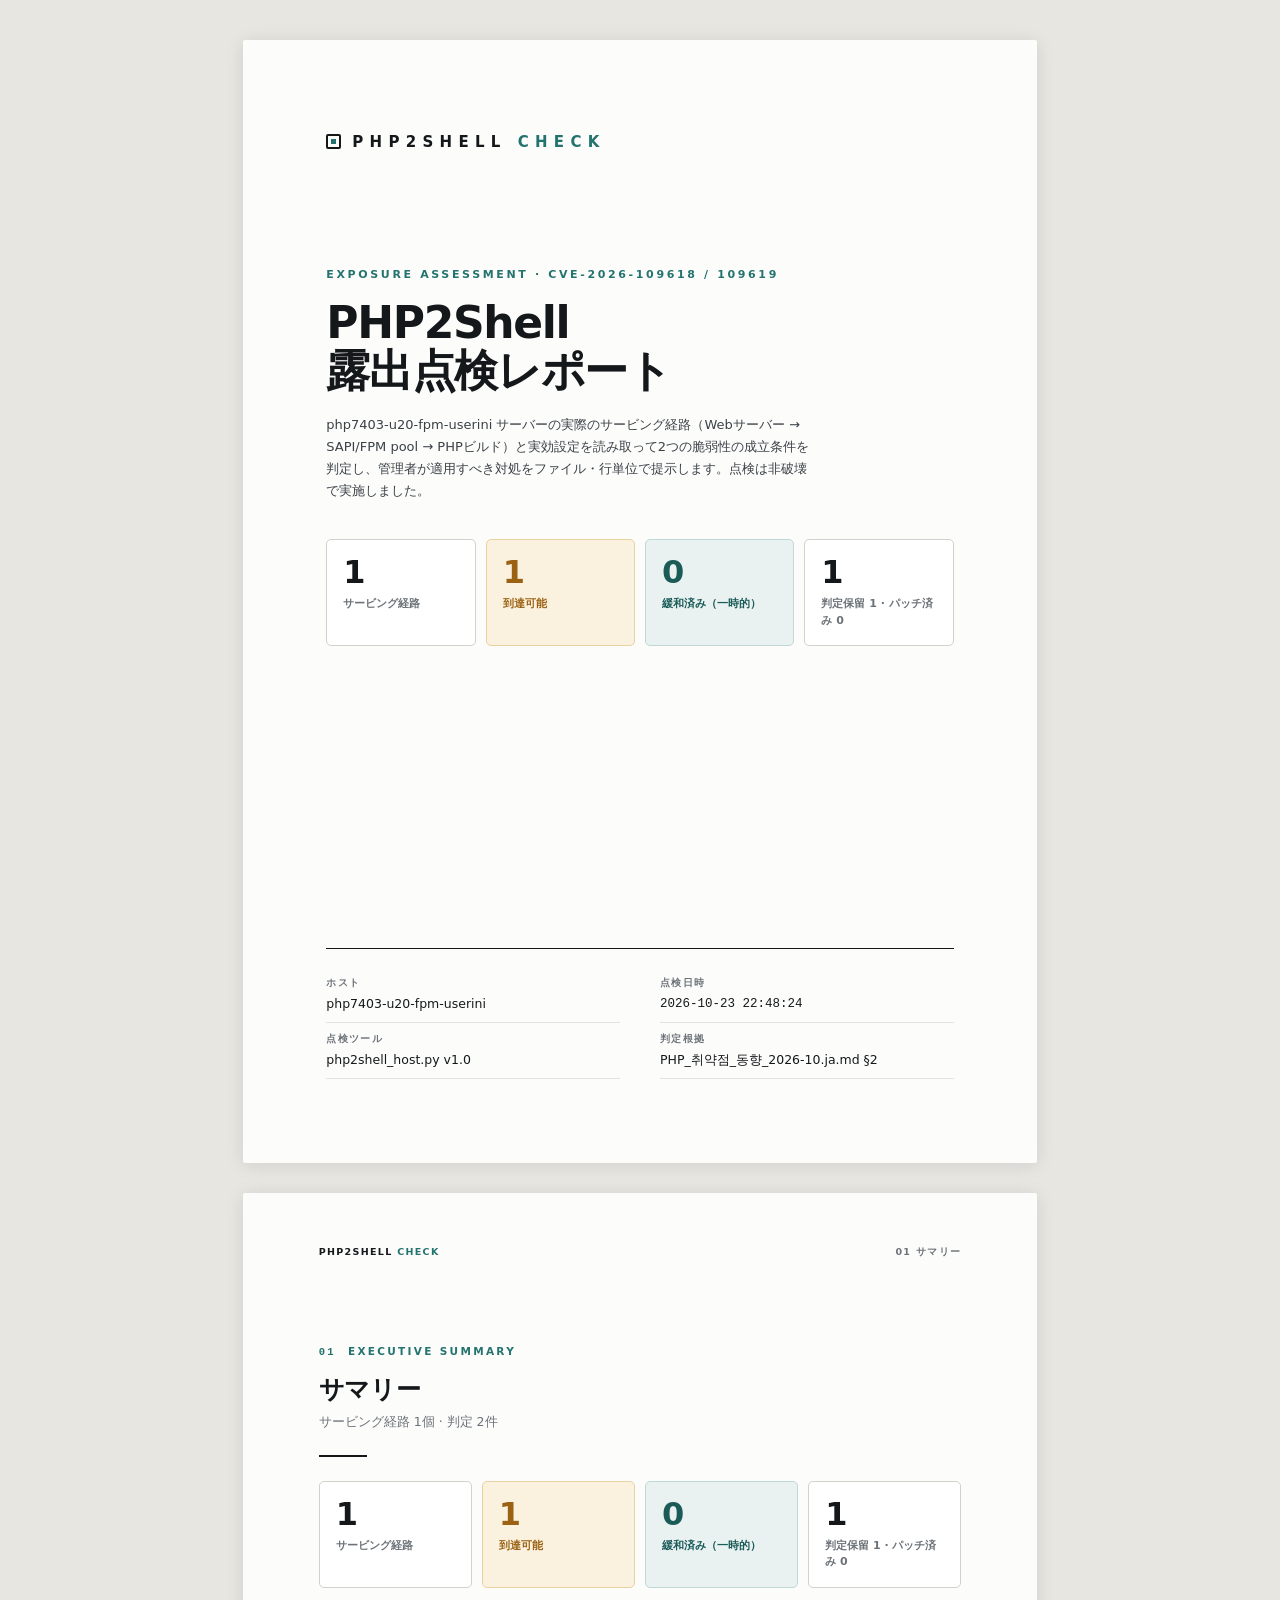
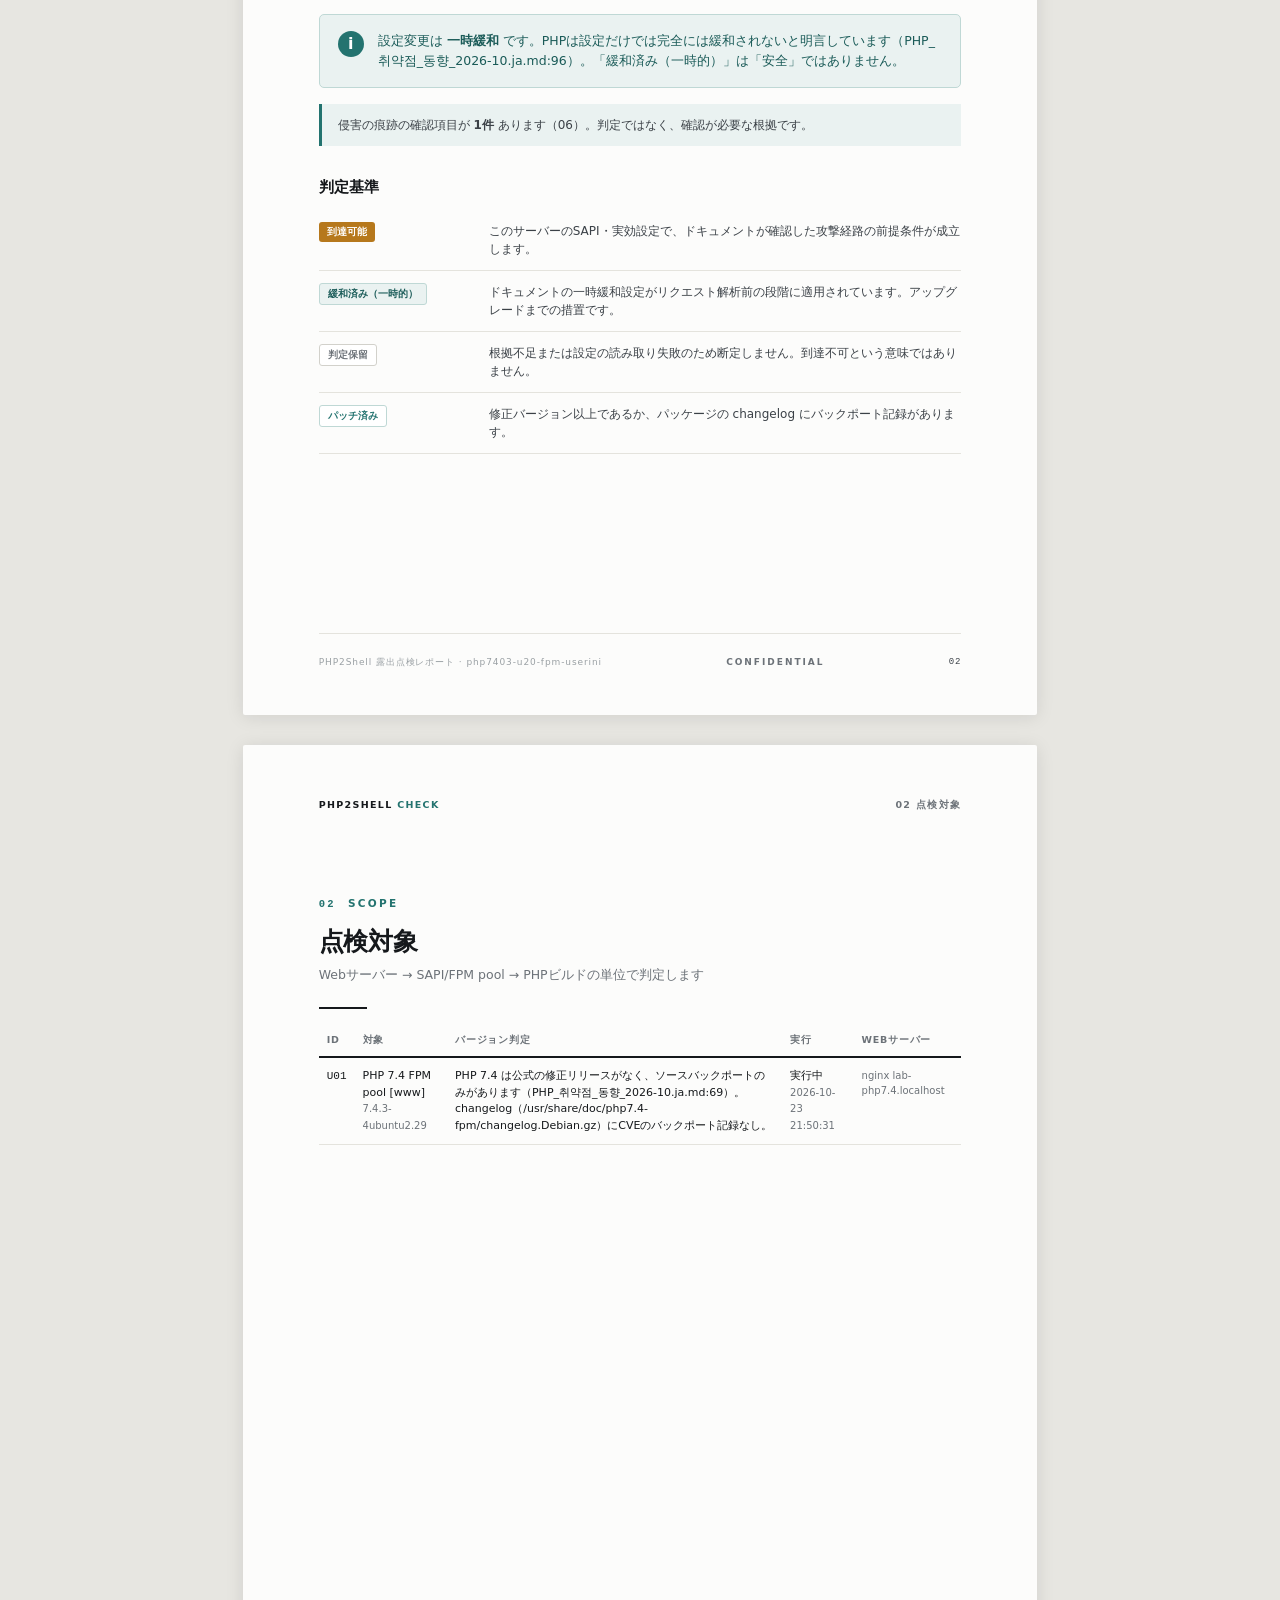
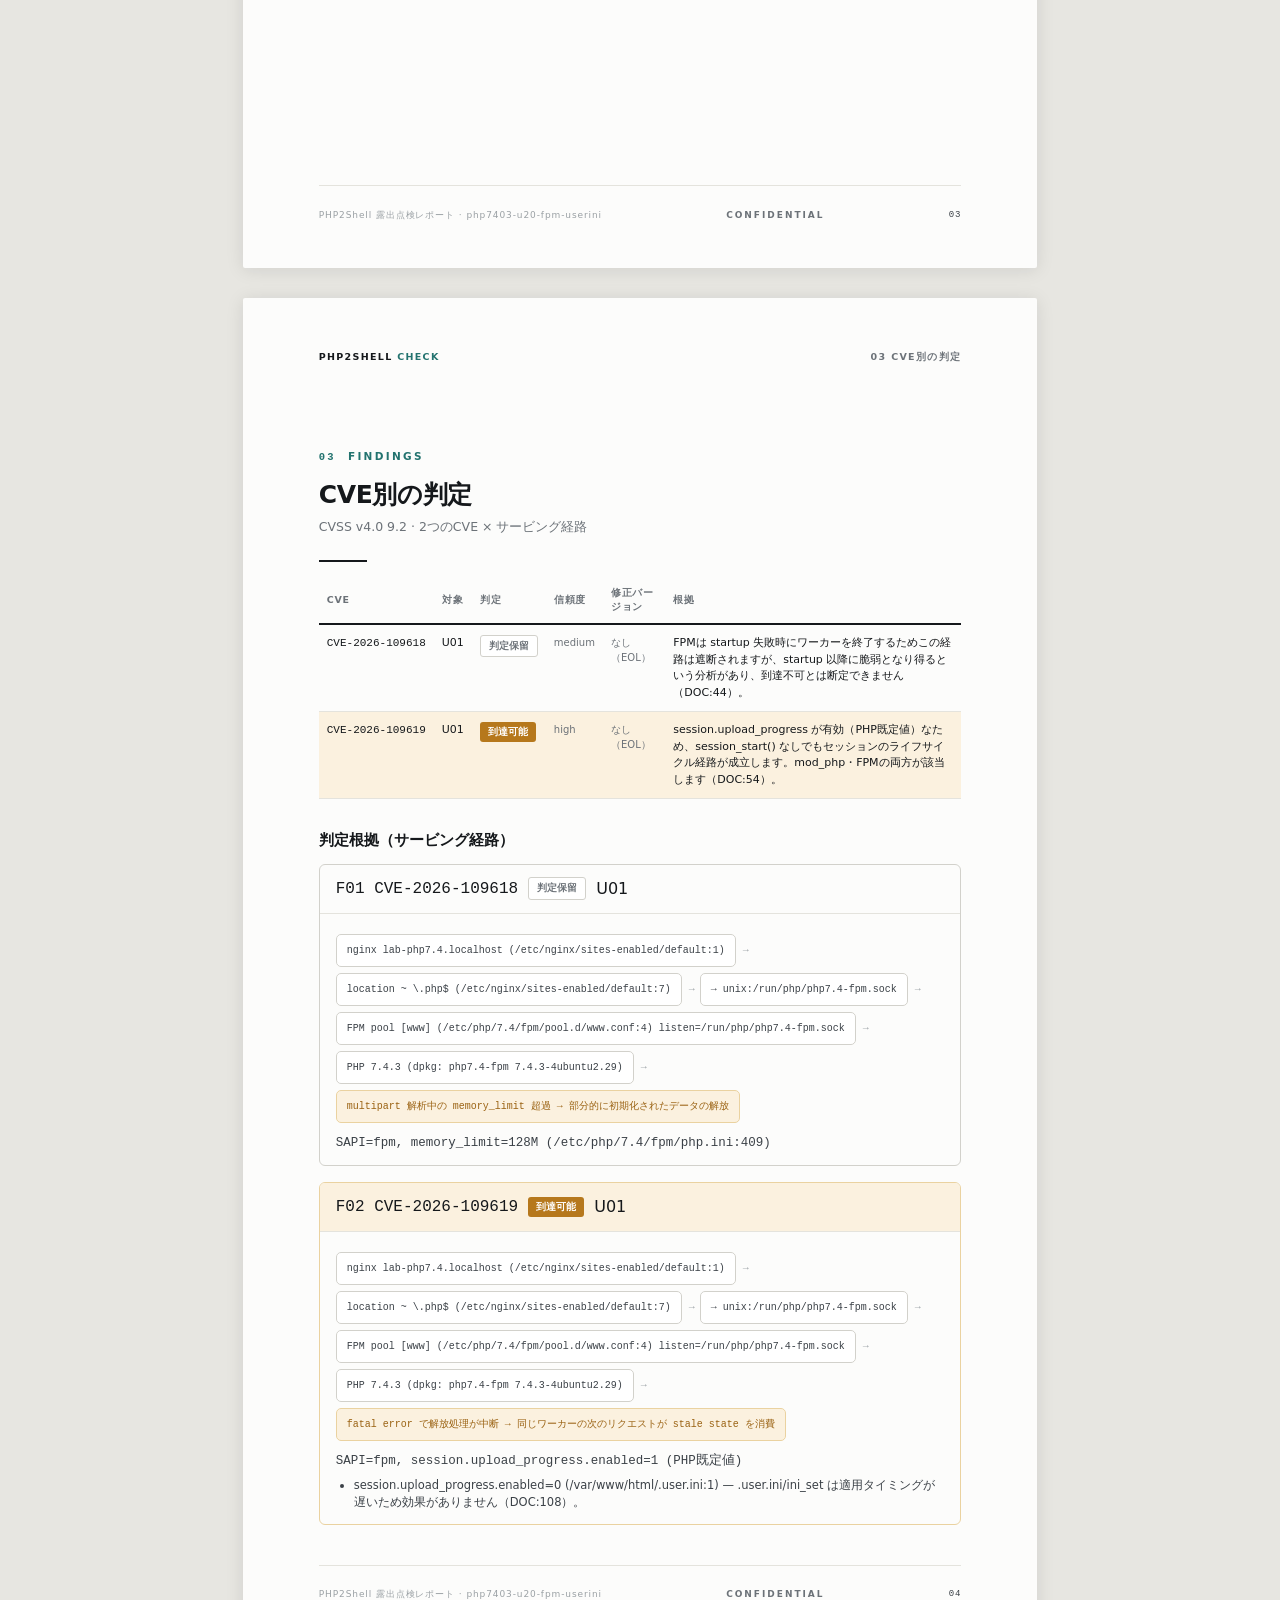
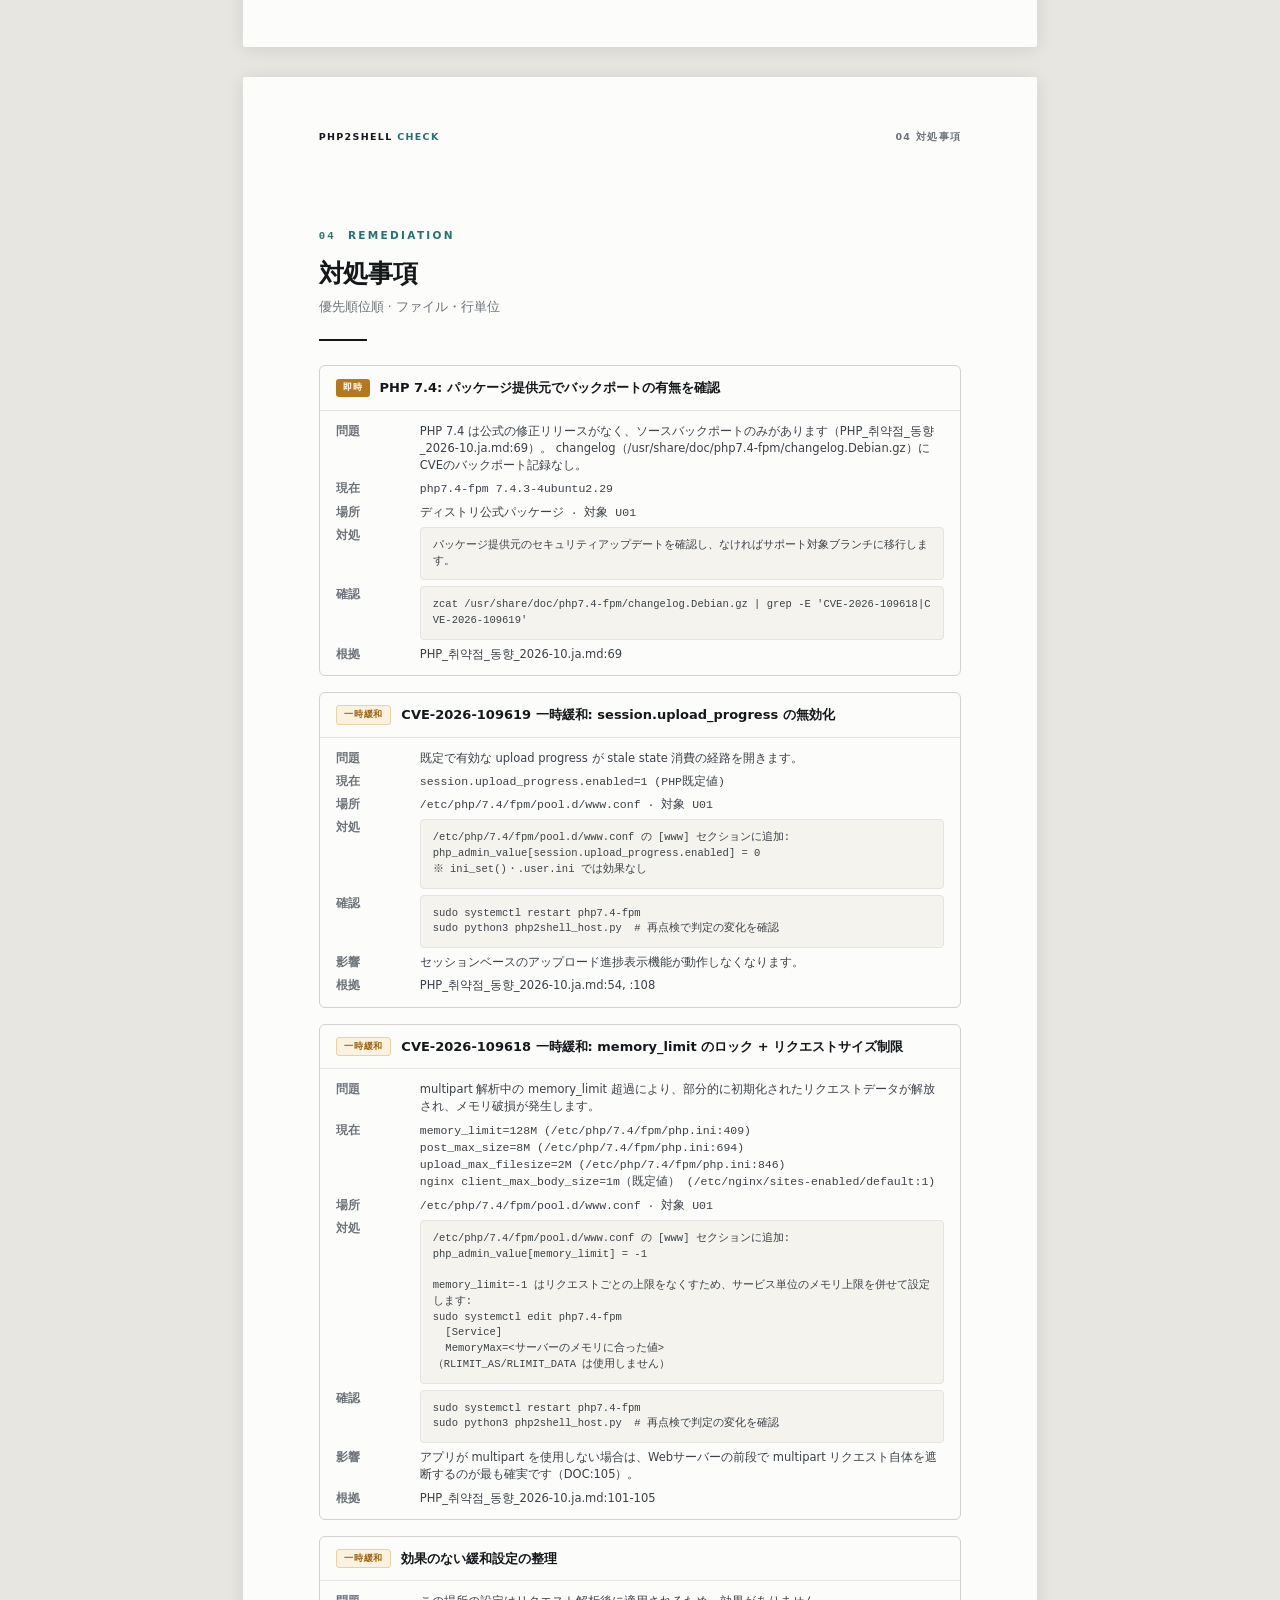
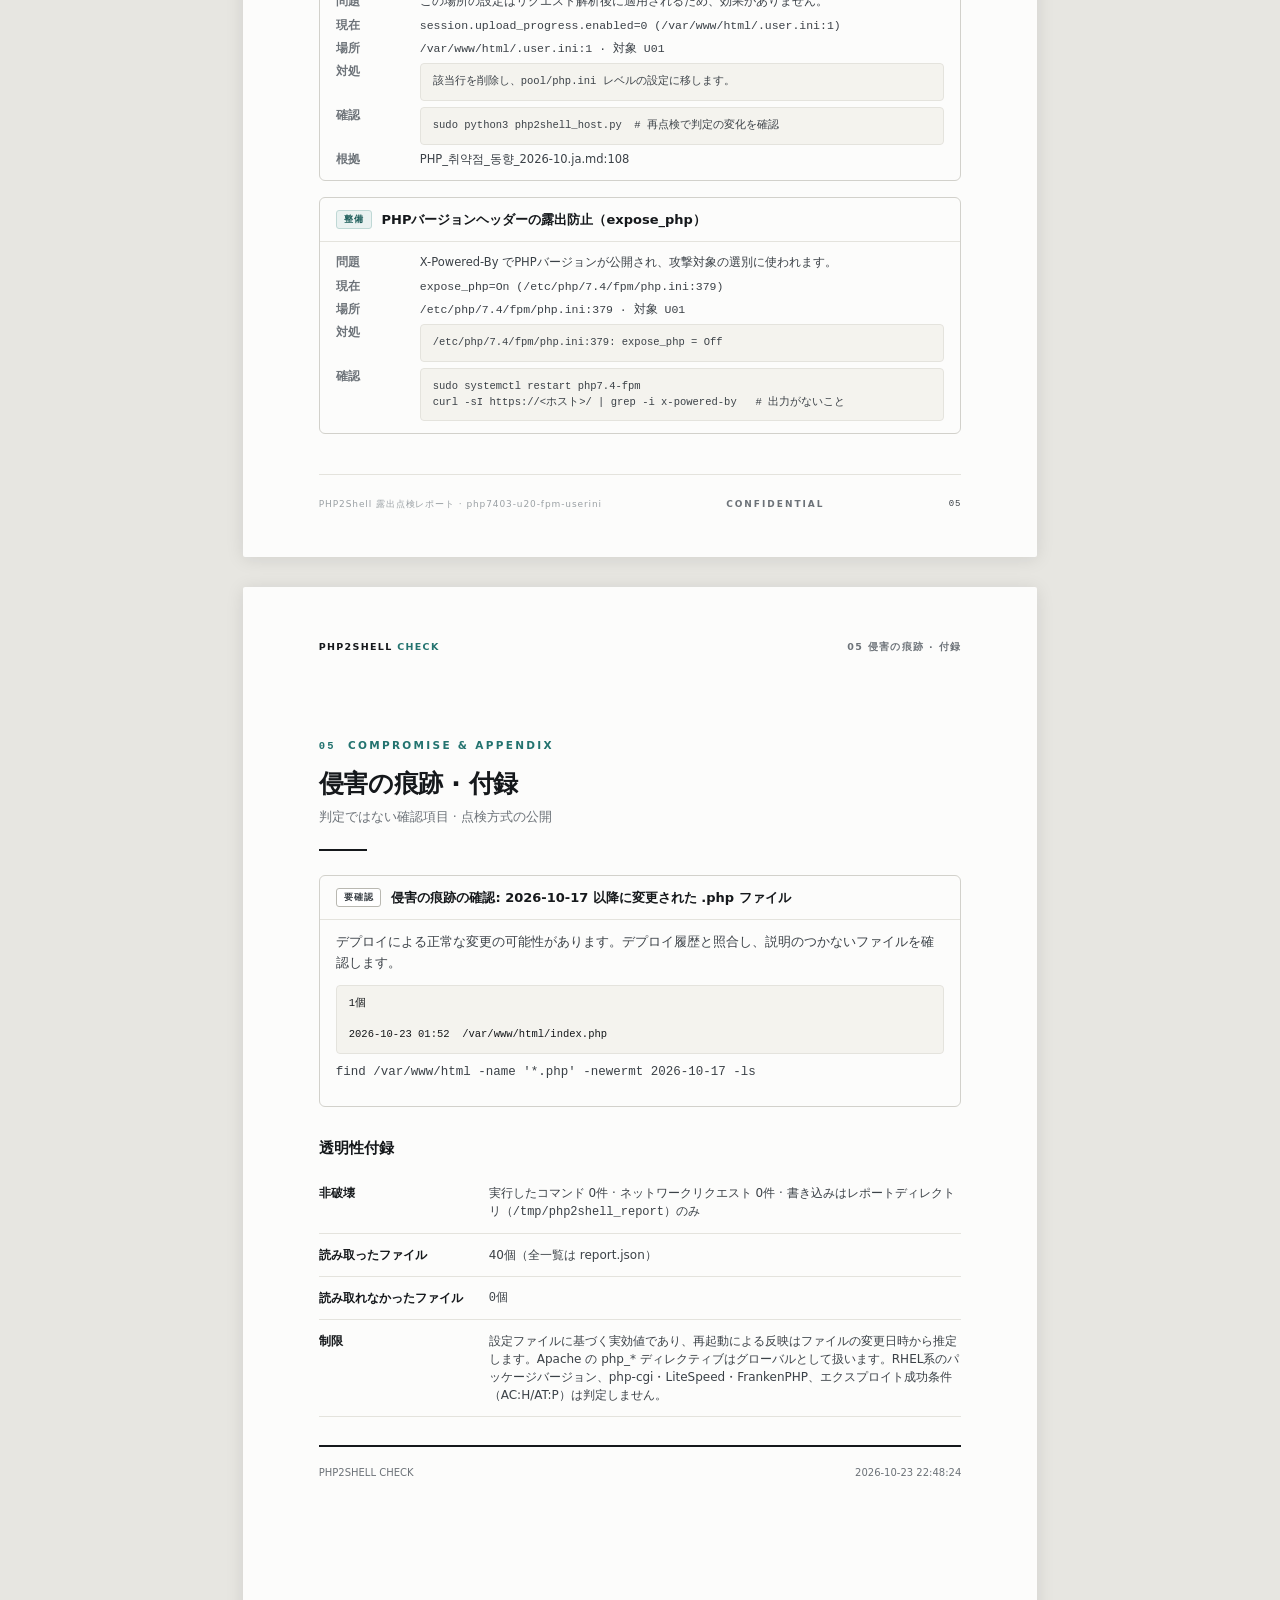
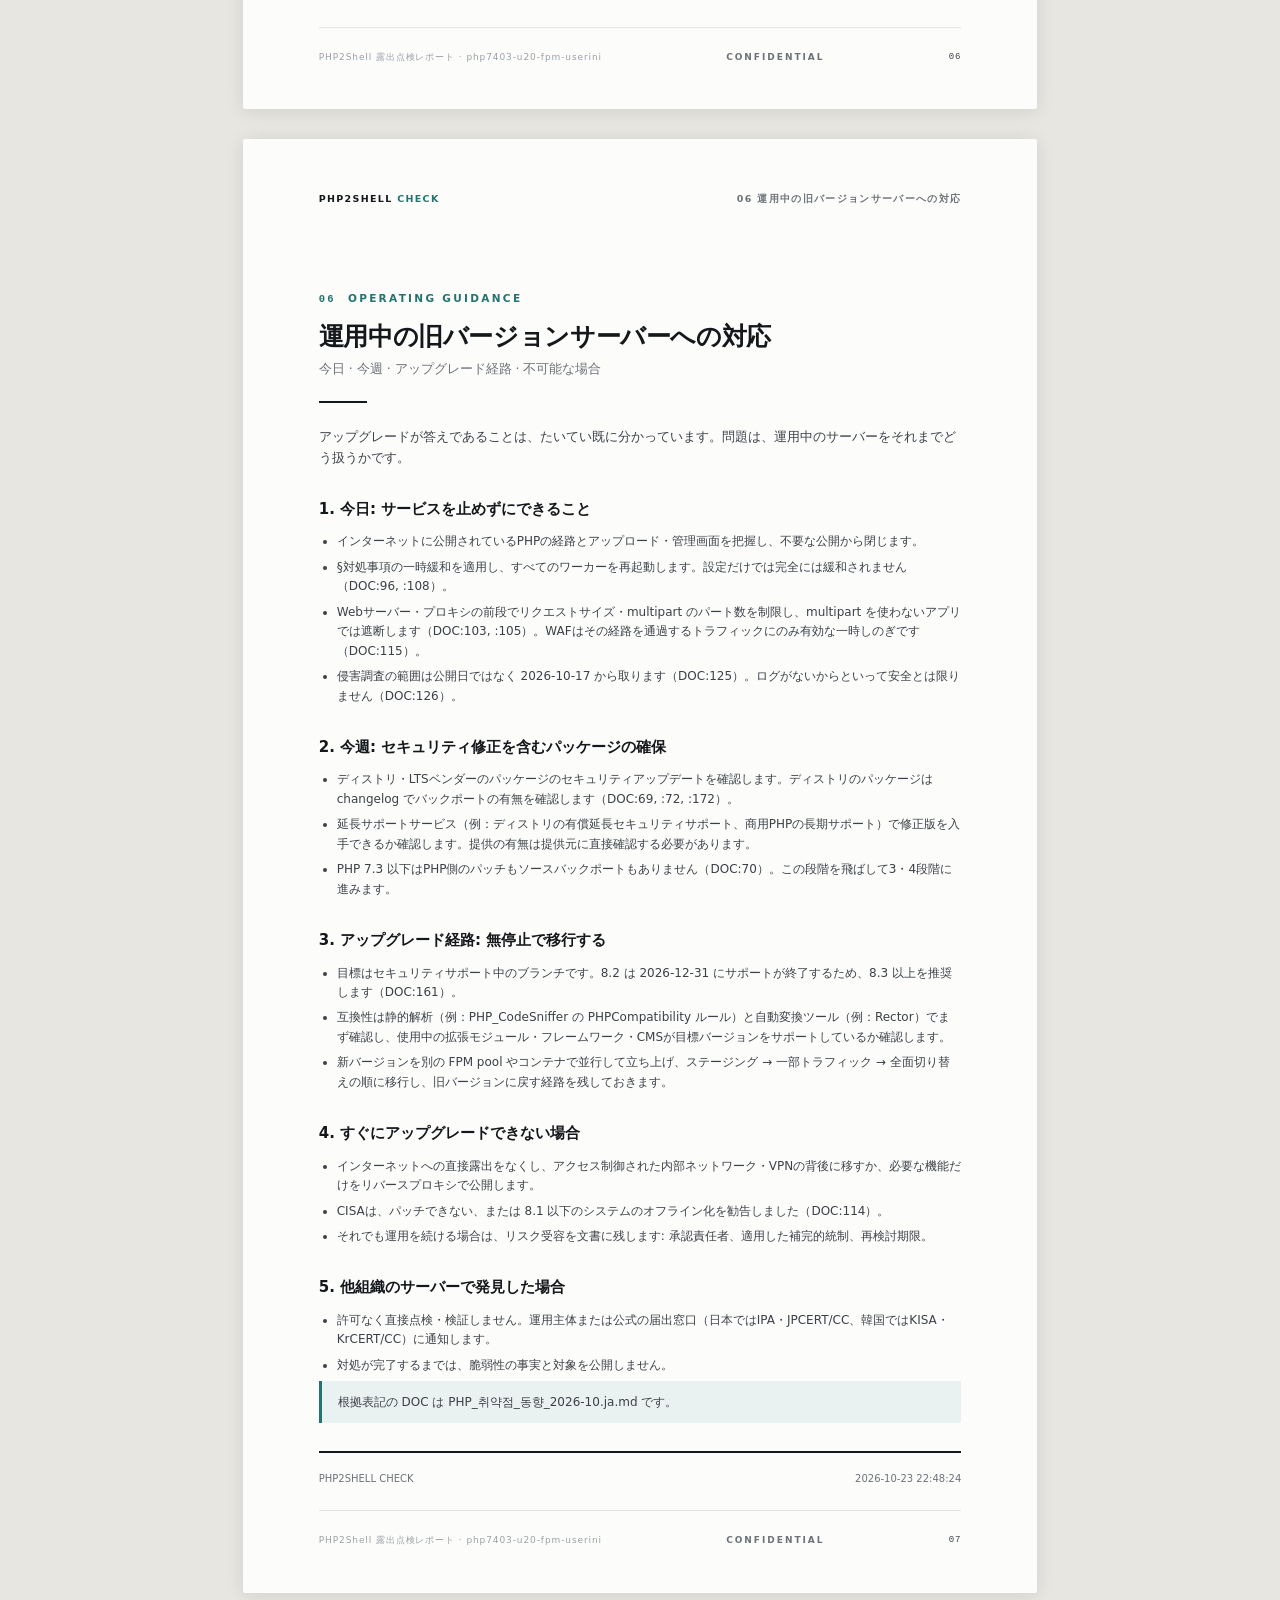
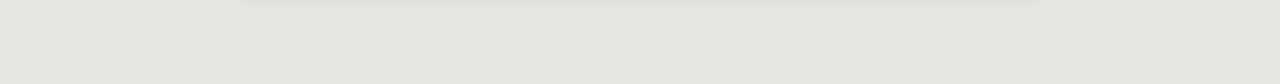
<file: docs/sample-report/report_ja.html>
<!doctype html><html lang="ja"><head><meta charset="utf-8"><meta name="viewport" content="width=device-width, initial-scale=1"><title>PHP2Shell 露出点検レポート — php7403-u20-fpm-userini</title><style>
:root{--paper:#FCFCFB;--desk:#E7E6E1;--ink:#15181B;--ink-2:#3B4147;--ink-3:#6C7278;--ink-4:#9AA0A4;
--line:#E4E3DD;--line-2:#D2D1CB;--line-strong:#B9B8B1;--teal:#23736F;--teal-deep:#1A5B58;--teal-tint:#EAF2F1;
--teal-line:#BFD8D5;--amber:#B6781C;--amber-strong:#9A6212;--amber-tint:#FBF1DF;--amber-line:#EAD2A0;
--sans:"Pretendard","Apple SD Gothic Neo","Noto Sans CJK KR","Malgun Gothic",-apple-system,system-ui,sans-serif;
--mono:"IBM Plex Mono",ui-monospace,"Cascadia Mono",Consolas,Menlo,monospace;}
*{box-sizing:border-box}html,body{margin:0;padding:0}
body{background:var(--desk);font-family:var(--sans);color:var(--ink);line-height:1.5;padding:40px 16px 64px;-webkit-font-smoothing:antialiased}
.page{width:210mm;min-height:297mm;background:var(--paper);margin:0 auto 30px;box-shadow:0 2px 18px rgba(20,24,28,.10);border-radius:2px;display:flex;flex-direction:column}
.pad{padding:22mm 20mm 0}.flow{flex:1}
.rhead{display:flex;justify-content:space-between;padding:14mm 20mm 0;color:var(--ink-3);font-size:9.5px;letter-spacing:.14em;text-transform:uppercase;font-weight:600}
.rhead .wm{color:var(--ink)}.rhead .wm b{color:var(--teal)}
.rfoot{margin-top:auto;display:flex;justify-content:space-between;padding:0 20mm 12mm;color:var(--ink-4);font-size:9px;letter-spacing:.1em}
.rfoot .conf{letter-spacing:.22em;text-transform:uppercase;color:var(--ink-3);font-weight:600}.rfoot .pg{font-family:var(--mono);color:var(--ink-2)}
.footline{height:1px;background:var(--line);margin:24px 20mm 6mm}
.eyebrow{font-size:10.5px;letter-spacing:.22em;text-transform:uppercase;font-weight:700;color:var(--teal);margin:0 0 10px}
.sec-no{font-family:var(--mono)}h1.sec{font-size:25px;font-weight:700;letter-spacing:-.015em;margin:0 0 4px}
.sec-sub{font-size:12.5px;color:var(--ink-3);margin:0 0 22px}.sec-rule{height:2px;background:var(--ink);width:48px;margin:0 0 24px}
h2{font-size:15px;margin:30px 0 12px}p{font-size:12.5px;color:var(--ink-2);margin:0 0 12px;line-height:1.62}
.mono{font-family:var(--mono)}
.cover-top{padding:24mm 22mm 0}.cover-wm{font-size:15px;font-weight:800;letter-spacing:.42em;text-transform:uppercase;display:flex;align-items:center;gap:11px}
.cover-wm .mark{width:15px;height:15px;border:2.5px solid var(--ink);position:relative;border-radius:2px}
.cover-wm .mark::after{content:"";position:absolute;inset:3px;background:var(--teal)}.cover-wm .gd{color:var(--teal)}
.cover-mid{padding:30mm 22mm 0}.cover-cat{font-size:11px;letter-spacing:.24em;text-transform:uppercase;font-weight:700;color:var(--teal);margin-bottom:16px}
.cover-title{font-size:44px;font-weight:800;letter-spacing:-.03em;line-height:1.08;margin:0}
.cover-desc{margin-top:20px;max-width:130mm;font-size:13px;color:var(--ink-2);line-height:1.68}
.kpis{display:grid;grid-template-columns:repeat(4,1fr);gap:10px;margin:4px 0 26px}
.cover .kpis{margin:26px 22mm 0}
.kpi{border:1px solid var(--line-2);border-radius:5px;padding:16px;background:#fff}
.kpi .n{font-size:32px;font-weight:800;line-height:1;font-variant-numeric:tabular-nums}.kpi .l{font-size:11px;color:var(--ink-3);margin-top:8px;font-weight:600}
.kpi.alert{border-color:var(--amber-line);background:var(--amber-tint)}.kpi.alert .n,.kpi.alert .l{color:var(--amber-strong)}
.kpi.teal{border-color:var(--teal-line);background:var(--teal-tint)}.kpi.teal .n,.kpi.teal .l{color:var(--teal-deep)}
.cover-meta{margin:auto 22mm 22mm;padding-top:24px}.cover-meta-grid{display:grid;grid-template-columns:1fr 1fr;gap:0 40px;border-top:1px solid var(--ink);padding-top:18px}
.cmeta{padding:9px 0;border-bottom:1px solid var(--line)}.cmeta .k{font-size:9.5px;letter-spacing:.14em;text-transform:uppercase;color:var(--ink-3);font-weight:600;margin-bottom:4px}
.cmeta .v{font-size:12.5px}
.callout{border:1px solid var(--amber-line);background:var(--amber-tint);border-radius:5px;padding:16px 18px;display:flex;gap:14px;margin:0 0 16px}
.callout .ic{width:26px;height:26px;border-radius:50%;background:var(--amber);color:#fff;flex:none;display:flex;align-items:center;justify-content:center;font-weight:800}
.callout .ct{font-size:12.5px;color:var(--amber-strong);line-height:1.6}
.callout.teal{border-color:var(--teal-line);background:var(--teal-tint)}.callout.teal .ic{background:var(--teal)}.callout.teal .ct{color:var(--teal-deep)}
.note{border-left:3px solid var(--teal);background:var(--teal-tint);padding:12px 16px;font-size:12px;color:var(--ink-2);margin:0 0 14px}
.ftable{width:100%;border-collapse:collapse;font-size:11px}
.ftable th{text-align:left;font-size:9.5px;letter-spacing:.08em;text-transform:uppercase;color:var(--ink-3);padding:0 8px 9px;border-bottom:2px solid var(--ink)}
.ftable td{padding:10px 8px;border-bottom:1px solid var(--line);vertical-align:top;line-height:1.5}
.ftable tr.reach td{background:var(--amber-tint)}.ftable .c-cve{font-family:var(--mono);white-space:nowrap}
.ftable .c-sm{font-size:10px;color:var(--ink-3)}
.badge{display:inline-block;font-size:9.5px;font-weight:700;padding:3px 8px;border-radius:3px;white-space:nowrap}
.v-reachable{background:var(--amber);color:#fff}.v-mitigated{background:var(--teal-tint);color:var(--teal-deep);border:1px solid var(--teal-line)}
.v-undetermined{background:#fff;color:var(--ink-3);border:1px solid var(--line-2)}.v-patched{background:#fff;color:var(--teal);border:1px solid var(--teal-line)}
.pipeline{display:flex;flex-wrap:wrap;gap:6px 18px;margin:8px 0 10px}
.pstep{position:relative;border:1px solid var(--line-2);border-radius:5px;background:#fff;padding:8px 10px;font-family:var(--mono);font-size:10px;color:var(--ink-2);max-width:100%;word-break:break-all}
.pstep:not(:last-child)::after{content:"\2192";position:absolute;right:-14px;top:50%;transform:translateY(-50%);color:var(--ink-4)}
.pstep.sink{border-color:var(--amber-line);background:var(--amber-tint);color:var(--amber-strong)}
.card{border:1px solid var(--line-2);border-radius:6px;margin:0 0 16px;break-inside:avoid;overflow:hidden}
.card .top{padding:12px 16px;border-bottom:1px solid var(--line);display:flex;gap:10px;align-items:center;flex-wrap:wrap}
.card.reach{border-color:var(--amber-line)}.card.reach .top{background:var(--amber-tint)}
.card .body{padding:12px 16px}.card .t{font-weight:700;font-size:13px}
.card ul{margin:6px 0 0;padding-left:18px;font-size:11.5px;color:var(--ink-2)}
.kv{display:grid;grid-template-columns:72px 1fr;gap:6px 12px;font-size:11.5px;margin:0}
.kv dt{color:var(--ink-3);font-weight:700}.kv dd{margin:0;color:var(--ink-2)}
pre{font-family:var(--mono);font-size:10.5px;background:#F4F3EE;border:1px solid var(--line);border-radius:4px;padding:10px 12px;white-space:pre-wrap;word-break:break-all;margin:0}
.prio{display:inline-block;font-size:9px;font-weight:700;letter-spacing:.1em;padding:2px 7px;border-radius:3px}
.p-now{background:var(--amber);color:#fff}.p-temp{background:var(--amber-tint);color:var(--amber-strong);border:1px solid var(--amber-line)}
.p-hygiene{background:var(--teal-tint);color:var(--teal-deep);border:1px solid var(--teal-line)}.p-check{background:#fff;color:var(--ink-2);border:1px solid var(--line-strong)}
.trans{width:100%;border-collapse:collapse}.trans td{padding:12px 0;border-bottom:1px solid var(--line);vertical-align:top;font-size:12px;color:var(--ink-2)}
.trans .tk{width:170px;font-weight:700;color:var(--ink)}
.guide{margin:0 0 6px;padding-left:18px;font-size:12px;color:var(--ink-2);line-height:1.62}.guide li{margin:0 0 6px}
.endmark{margin-top:28px;padding-top:18px;border-top:2px solid var(--ink);display:flex;justify-content:space-between;font-size:10px;color:var(--ink-3)}
@media print{@page{size:A4;margin:0}html,body{background:#fff;padding:0}.page{margin:0;box-shadow:none;break-after:page}
.page:last-child{break-after:auto}*{-webkit-print-color-adjust:exact;print-color-adjust:exact}}
@media screen and (max-width:840px){.page{width:100%;min-height:0}.kpis{grid-template-columns:repeat(2,1fr)}.cover-title{font-size:32px}}
:root{--sans:"Hiragino Sans","Yu Gothic","Noto Sans CJK JP","Pretendard",-apple-system,system-ui,sans-serif}
</style></head><body><section class="page cover"><div class="cover-top"><div class="cover-wm"><span class="mark"></span>PHP2SHELL <span class="gd">CHECK</span></div></div><div class="cover-mid"><div class="cover-cat">Exposure Assessment · CVE-2026-109618 / 109619</div><h1 class="cover-title">PHP2Shell<br>露出点検レポート</h1><p class="cover-desc">php7403-u20-fpm-userini サーバーの実際のサービング経路（Webサーバー → SAPI/FPM pool → PHPビルド）と実効設定を読み取って2つの脆弱性の成立条件を判定し、管理者が適用すべき対処をファイル・行単位で提示します。点検は非破壊で実施しました。</p></div><div class="kpis"><div class="kpi"><div class="n">1</div><div class="l">サービング経路</div></div><div class="kpi alert"><div class="n">1</div><div class="l">到達可能</div></div><div class="kpi teal"><div class="n">0</div><div class="l">緩和済み（一時的）</div></div><div class="kpi"><div class="n">1</div><div class="l">判定保留 1 · パッチ済み 0</div></div></div><div class="cover-meta"><div class="cover-meta-grid"><div class="cmeta"><div class="k">ホスト</div><div class="v">php7403-u20-fpm-userini</div></div><div class="cmeta"><div class="k">点検日時</div><div class="v mono">2026-10-23 22:48:24</div></div><div class="cmeta"><div class="k">点検ツール</div><div class="v">php2shell_host.py v1.0</div></div><div class="cmeta"><div class="k">判定根拠</div><div class="v">PHP_취약점_동향_2026-10.ja.md §2</div></div></div></div></section><section class="page"><div class="rhead"><span class="wm">PHP2SHELL <b>CHECK</b></span><span>01 サマリー</span></div><div class="pad flow"><p class="eyebrow"><span class="sec-no">01</span> &nbsp;Executive Summary</p><h1 class="sec">サマリー</h1><p class="sec-sub">サービング経路 1個 · 判定 2件</p><div class="sec-rule"></div><div class="kpis"><div class="kpi"><div class="n">1</div><div class="l">サービング経路</div></div><div class="kpi alert"><div class="n">1</div><div class="l">到達可能</div></div><div class="kpi teal"><div class="n">0</div><div class="l">緩和済み（一時的）</div></div><div class="kpi"><div class="n">1</div><div class="l">判定保留 1 · パッチ済み 0</div></div></div><div class="callout teal"><div class="ic">i</div><div class="ct">設定変更は <b>一時緩和</b> です。PHPは設定だけでは完全には緩和されないと明言しています（PHP_취약점_동향_2026-10.ja.md:96）。「緩和済み（一時的）」は「安全」ではありません。</div></div><div class="note">侵害の痕跡の確認項目が <b>1件</b> あります（06）。判定ではなく、確認が必要な根拠です。</div><h2>判定基準</h2><table class="trans"><tr><td class="tk"><span class="badge v-reachable">到達可能</span></td><td>このサーバーのSAPI・実効設定で、ドキュメントが確認した攻撃経路の前提条件が成立します。</td></tr><tr><td class="tk"><span class="badge v-mitigated">緩和済み（一時的）</span></td><td>ドキュメントの一時緩和設定がリクエスト解析前の段階に適用されています。アップグレードまでの措置です。</td></tr><tr><td class="tk"><span class="badge v-undetermined">判定保留</span></td><td>根拠不足または設定の読み取り失敗のため断定しません。到達不可という意味ではありません。</td></tr><tr><td class="tk"><span class="badge v-patched">パッチ済み</span></td><td>修正バージョン以上であるか、パッケージの changelog にバックポート記録があります。</td></tr></table></div><div class="footline"></div><div class="rfoot"><span>PHP2Shell 露出点検レポート · php7403-u20-fpm-userini</span><span class="conf">Confidential</span><span class="pg">02</span></div></section><section class="page"><div class="rhead"><span class="wm">PHP2SHELL <b>CHECK</b></span><span>02 点検対象</span></div><div class="pad flow"><p class="eyebrow"><span class="sec-no">02</span> &nbsp;Scope</p><h1 class="sec">点検対象</h1><p class="sec-sub">Webサーバー → SAPI/FPM pool → PHPビルドの単位で判定します</p><div class="sec-rule"></div><table class="ftable"><thead><tr><th>ID</th><th>対象</th><th>バージョン判定</th><th>実行</th><th>Webサーバー</th></tr></thead><tbody><tr><td class="c-cve">U01</td><td>PHP 7.4 FPM pool [www]<br><span class="c-sm">7.4.3-4ubuntu2.29</span></td><td>PHP 7.4 は公式の修正リリースがなく、ソースバックポートのみがあります（PHP_취약점_동향_2026-10.ja.md:69）。 changelog（/usr/share/doc/php7.4-fpm/changelog.Debian.gz）にCVEのバックポート記録なし。</td><td>実行中<br><span class='c-sm'>2026-10-23 21:50:31</span></td><td class="c-sm">nginx lab-php7.4.localhost</td></tr></tbody></table></div><div class="footline"></div><div class="rfoot"><span>PHP2Shell 露出点検レポート · php7403-u20-fpm-userini</span><span class="conf">Confidential</span><span class="pg">03</span></div></section><section class="page"><div class="rhead"><span class="wm">PHP2SHELL <b>CHECK</b></span><span>03 CVE別の判定</span></div><div class="pad flow"><p class="eyebrow"><span class="sec-no">03</span> &nbsp;Findings</p><h1 class="sec">CVE別の判定</h1><p class="sec-sub">CVSS v4.0 9.2 · 2つのCVE × サービング経路</p><div class="sec-rule"></div><table class="ftable"><thead><tr><th>CVE</th><th>対象</th><th>判定</th><th>信頼度</th><th>修正バージョン</th><th>根拠</th></tr></thead><tbody><tr class=""><td class="c-cve">CVE-2026-109618</td><td>U01</td><td><span class="badge v-undetermined">判定保留</span></td><td class="c-sm">medium</td><td class="c-sm">なし（EOL）</td><td>FPMは startup 失敗時にワーカーを終了するためこの経路は遮断されますが、startup 以降に脆弱となり得るという分析があり、到達不可とは断定できません（DOC:44）。</td></tr><tr class="reach"><td class="c-cve">CVE-2026-109619</td><td>U01</td><td><span class="badge v-reachable">到達可能</span></td><td class="c-sm">high</td><td class="c-sm">なし（EOL）</td><td>session.upload_progress が有効（PHP既定値）なため、session_start() なしでもセッションのライフサイクル経路が成立します。mod_php・FPMの両方が該当します（DOC:54）。</td></tr></tbody></table><h2>判定根拠（サービング経路）</h2><div class="card "><div class="top"><span class="c-cve mono">F01 CVE-2026-109618</span><span class="badge v-undetermined">判定保留</span><span class="c-sm">U01</span></div><div class="body"><div class="pipeline"><div class="pstep">nginx lab-php7.4.localhost (/etc/nginx/sites-enabled/default:1)</div><div class="pstep">location ~ \.php$ (/etc/nginx/sites-enabled/default:7)</div><div class="pstep">→ unix:/run/php/php7.4-fpm.sock</div><div class="pstep">FPM pool [www] (/etc/php/7.4/fpm/pool.d/www.conf:4) listen=/run/php/php7.4-fpm.sock</div><div class="pstep">PHP 7.4.3 (dpkg: php7.4-fpm 7.4.3-4ubuntu2.29)</div><div class="pstep sink">multipart 解析中の memory_limit 超過 → 部分的に初期化されたデータの解放</div></div><p style="margin:0" class="mono c-sm">SAPI=fpm, memory_limit=128M (/etc/php/7.4/fpm/php.ini:409)</p></div></div><div class="card reach"><div class="top"><span class="c-cve mono">F02 CVE-2026-109619</span><span class="badge v-reachable">到達可能</span><span class="c-sm">U01</span></div><div class="body"><div class="pipeline"><div class="pstep">nginx lab-php7.4.localhost (/etc/nginx/sites-enabled/default:1)</div><div class="pstep">location ~ \.php$ (/etc/nginx/sites-enabled/default:7)</div><div class="pstep">→ unix:/run/php/php7.4-fpm.sock</div><div class="pstep">FPM pool [www] (/etc/php/7.4/fpm/pool.d/www.conf:4) listen=/run/php/php7.4-fpm.sock</div><div class="pstep">PHP 7.4.3 (dpkg: php7.4-fpm 7.4.3-4ubuntu2.29)</div><div class="pstep sink">fatal error で解放処理が中断 → 同じワーカーの次のリクエストが stale state を消費</div></div><p style="margin:0" class="mono c-sm">SAPI=fpm, session.upload_progress.enabled=1 (PHP既定値)</p><ul><li>session.upload_progress.enabled=0 (/var/www/html/.user.ini:1) — .user.ini/ini_set は適用タイミングが遅いため効果がありません（DOC:108）。</li></ul></div></div></div><div class="footline"></div><div class="rfoot"><span>PHP2Shell 露出点検レポート · php7403-u20-fpm-userini</span><span class="conf">Confidential</span><span class="pg">04</span></div></section><section class="page"><div class="rhead"><span class="wm">PHP2SHELL <b>CHECK</b></span><span>04 対処事項</span></div><div class="pad flow"><p class="eyebrow"><span class="sec-no">04</span> &nbsp;Remediation</p><h1 class="sec">対処事項</h1><p class="sec-sub">優先順位順 · ファイル・行単位</p><div class="sec-rule"></div><div class="card"><div class="top"><span class="prio p-now">即時</span><span class="t">PHP 7.4: パッケージ提供元でバックポートの有無を確認</span></div><div class="body"><dl class="kv"><dt>問題</dt><dd>PHP 7.4 は公式の修正リリースがなく、ソースバックポートのみがあります（PHP_취약점_동향_2026-10.ja.md:69）。 changelog（/usr/share/doc/php7.4-fpm/changelog.Debian.gz）にCVEのバックポート記録なし。</dd><dt>現在</dt><dd class="mono">php7.4-fpm 7.4.3-4ubuntu2.29</dd><dt>場所</dt><dd class="mono">ディストリ公式パッケージ · 対象 U01</dd><dt>対処</dt><dd><pre>パッケージ提供元のセキュリティアップデートを確認し、なければサポート対象ブランチに移行します。</pre></dd><dt>確認</dt><dd><pre>zcat /usr/share/doc/php7.4-fpm/changelog.Debian.gz | grep -E &#x27;CVE-2026-109618|CVE-2026-109619&#x27;</pre></dd><dt>根拠</dt><dd class="c-sm">PHP_취약점_동향_2026-10.ja.md:69</dd></dl></div></div><div class="card"><div class="top"><span class="prio p-temp">一時緩和</span><span class="t">CVE-2026-109619 一時緩和: session.upload_progress の無効化</span></div><div class="body"><dl class="kv"><dt>問題</dt><dd>既定で有効な upload progress が stale state 消費の経路を開きます。</dd><dt>現在</dt><dd class="mono">session.upload_progress.enabled=1 (PHP既定値)</dd><dt>場所</dt><dd class="mono">/etc/php/7.4/fpm/pool.d/www.conf · 対象 U01</dd><dt>対処</dt><dd><pre>/etc/php/7.4/fpm/pool.d/www.conf の [www] セクションに追加:
php_admin_value[session.upload_progress.enabled] = 0
※ ini_set()・.user.ini では効果なし</pre></dd><dt>確認</dt><dd><pre>sudo systemctl restart php7.4-fpm
sudo python3 php2shell_host.py  # 再点検で判定の変化を確認</pre></dd><dt>影響</dt><dd>セッションベースのアップロード進捗表示機能が動作しなくなります。</dd><dt>根拠</dt><dd class="c-sm">PHP_취약점_동향_2026-10.ja.md:54, :108</dd></dl></div></div><div class="card"><div class="top"><span class="prio p-temp">一時緩和</span><span class="t">CVE-2026-109618 一時緩和: memory_limit のロック + リクエストサイズ制限</span></div><div class="body"><dl class="kv"><dt>問題</dt><dd>multipart 解析中の memory_limit 超過により、部分的に初期化されたリクエストデータが解放され、メモリ破損が発生します。</dd><dt>現在</dt><dd class="mono">memory_limit=128M (/etc/php/7.4/fpm/php.ini:409)<br>post_max_size=8M (/etc/php/7.4/fpm/php.ini:694)<br>upload_max_filesize=2M (/etc/php/7.4/fpm/php.ini:846)<br>nginx client_max_body_size=1m（既定値） (/etc/nginx/sites-enabled/default:1)</dd><dt>場所</dt><dd class="mono">/etc/php/7.4/fpm/pool.d/www.conf · 対象 U01</dd><dt>対処</dt><dd><pre>/etc/php/7.4/fpm/pool.d/www.conf の [www] セクションに追加:
php_admin_value[memory_limit] = -1

memory_limit=-1 はリクエストごとの上限をなくすため、サービス単位のメモリ上限を併せて設定します:
sudo systemctl edit php7.4-fpm
  [Service]
  MemoryMax=&lt;サーバーのメモリに合った値&gt;
（RLIMIT_AS/RLIMIT_DATA は使用しません）</pre></dd><dt>確認</dt><dd><pre>sudo systemctl restart php7.4-fpm
sudo python3 php2shell_host.py  # 再点検で判定の変化を確認</pre></dd><dt>影響</dt><dd>アプリが multipart を使用しない場合は、Webサーバーの前段で multipart リクエスト自体を遮断するのが最も確実です（DOC:105）。</dd><dt>根拠</dt><dd class="c-sm">PHP_취약점_동향_2026-10.ja.md:101-105</dd></dl></div></div><div class="card"><div class="top"><span class="prio p-temp">一時緩和</span><span class="t">効果のない緩和設定の整理</span></div><div class="body"><dl class="kv"><dt>問題</dt><dd>この場所の設定はリクエスト解析後に適用されるため、効果がありません。</dd><dt>現在</dt><dd class="mono">session.upload_progress.enabled=0 (/var/www/html/.user.ini:1)</dd><dt>場所</dt><dd class="mono">/var/www/html/.user.ini:1 · 対象 U01</dd><dt>対処</dt><dd><pre>該当行を削除し、pool/php.ini レベルの設定に移します。</pre></dd><dt>確認</dt><dd><pre>sudo python3 php2shell_host.py  # 再点検で判定の変化を確認</pre></dd><dt>根拠</dt><dd class="c-sm">PHP_취약점_동향_2026-10.ja.md:108</dd></dl></div></div><div class="card"><div class="top"><span class="prio p-hygiene">整備</span><span class="t">PHPバージョンヘッダーの露出防止（expose_php）</span></div><div class="body"><dl class="kv"><dt>問題</dt><dd>X-Powered-By でPHPバージョンが公開され、攻撃対象の選別に使われます。</dd><dt>現在</dt><dd class="mono">expose_php=On (/etc/php/7.4/fpm/php.ini:379)</dd><dt>場所</dt><dd class="mono">/etc/php/7.4/fpm/php.ini:379 · 対象 U01</dd><dt>対処</dt><dd><pre>/etc/php/7.4/fpm/php.ini:379: expose_php = Off</pre></dd><dt>確認</dt><dd><pre>sudo systemctl restart php7.4-fpm
curl -sI https://&lt;ホスト&gt;/ | grep -i x-powered-by   # 出力がないこと</pre></dd></dl></div></div></div><div class="footline"></div><div class="rfoot"><span>PHP2Shell 露出点検レポート · php7403-u20-fpm-userini</span><span class="conf">Confidential</span><span class="pg">05</span></div></section><section class="page"><div class="rhead"><span class="wm">PHP2SHELL <b>CHECK</b></span><span>05 侵害の痕跡 · 付録</span></div><div class="pad flow"><p class="eyebrow"><span class="sec-no">05</span> &nbsp;Compromise &amp; Appendix</p><h1 class="sec">侵害の痕跡 · 付録</h1><p class="sec-sub">判定ではない確認項目 · 点検方式の公開</p><div class="sec-rule"></div><div class="card"><div class="top"><span class="prio p-check">要確認</span><span class="t">侵害の痕跡の確認: 2026-10-17 以降に変更された .php ファイル</span></div><div class="body"><p>デプロイによる正常な変更の可能性があります。デプロイ履歴と照合し、説明のつかないファイルを確認します。</p><pre>1個

2026-10-23 01:52  /var/www/html/index.php</pre><p class="mono c-sm" style="margin-top:8px">find /var/www/html -name &#x27;*.php&#x27; -newermt 2026-10-17 -ls</p></div></div><h2>透明性付録</h2><table class="trans"><tr><td class="tk">非破壊</td><td>実行したコマンド 0件 · ネットワークリクエスト 0件 · 書き込みはレポートディレクトリ（<span class="mono">/tmp/php2shell_report</span>）のみ</td></tr><tr><td class="tk">読み取ったファイル</td><td>40個（全一覧は report.json）</td></tr><tr><td class="tk">読み取れなかったファイル</td><td class="mono">0個 </td></tr><tr><td class="tk">制限</td><td>設定ファイルに基づく実効値であり、再起動による反映はファイルの変更日時から推定します。Apache の php_* ディレクティブはグローバルとして扱います。RHEL系のパッケージバージョン、php-cgi・LiteSpeed・FrankenPHP、エクスプロイト成功条件（AC:H/AT:P）は判定しません。</td></tr></table><div class="endmark"><span>PHP2SHELL CHECK</span><span>2026-10-23 22:48:24</span></div></div><div class="footline"></div><div class="rfoot"><span>PHP2Shell 露出点検レポート · php7403-u20-fpm-userini</span><span class="conf">Confidential</span><span class="pg">06</span></div></section><section class="page"><div class="rhead"><span class="wm">PHP2SHELL <b>CHECK</b></span><span>06 運用中の旧バージョンサーバーへの対応</span></div><div class="pad flow"><p class="eyebrow"><span class="sec-no">06</span> &nbsp;Operating Guidance</p><h1 class="sec">運用中の旧バージョンサーバーへの対応</h1><p class="sec-sub">今日 · 今週 · アップグレード経路 · 不可能な場合</p><div class="sec-rule"></div><p>アップグレードが答えであることは、たいてい既に分かっています。問題は、運用中のサーバーをそれまでどう扱うかです。</p><h2>1. 今日: サービスを止めずにできること</h2><ul class="guide"><li>インターネットに公開されているPHPの経路とアップロード・管理画面を把握し、不要な公開から閉じます。</li><li>§対処事項の一時緩和を適用し、すべてのワーカーを再起動します。設定だけでは完全には緩和されません（DOC:96, :108）。</li><li>Webサーバー・プロキシの前段でリクエストサイズ・multipart のパート数を制限し、multipart を使わないアプリでは遮断します（DOC:103, :105）。WAFはその経路を通過するトラフィックにのみ有効な一時しのぎです（DOC:115）。</li><li>侵害調査の範囲は公開日ではなく 2026-10-17 から取ります（DOC:125）。ログがないからといって安全とは限りません（DOC:126）。</li></ul><h2>2. 今週: セキュリティ修正を含むパッケージの確保</h2><ul class="guide"><li>ディストリ・LTSベンダーのパッケージのセキュリティアップデートを確認します。ディストリのパッケージは changelog でバックポートの有無を確認します（DOC:69, :72, :172）。</li><li>延長サポートサービス（例：ディストリの有償延長セキュリティサポート、商用PHPの長期サポート）で修正版を入手できるか確認します。提供の有無は提供元に直接確認する必要があります。</li><li>PHP 7.3 以下はPHP側のパッチもソースバックポートもありません（DOC:70）。この段階を飛ばして3・4段階に進みます。</li></ul><h2>3. アップグレード経路: 無停止で移行する</h2><ul class="guide"><li>目標はセキュリティサポート中のブランチです。8.2 は 2026-12-31 にサポートが終了するため、8.3 以上を推奨します（DOC:161）。</li><li>互換性は静的解析（例：PHP_CodeSniffer の PHPCompatibility ルール）と自動変換ツール（例：Rector）でまず確認し、使用中の拡張モジュール・フレームワーク・CMSが目標バージョンをサポートしているか確認します。</li><li>新バージョンを別の FPM pool やコンテナで並行して立ち上げ、ステージング → 一部トラフィック → 全面切り替えの順に移行し、旧バージョンに戻す経路を残しておきます。</li></ul><h2>4. すぐにアップグレードできない場合</h2><ul class="guide"><li>インターネットへの直接露出をなくし、アクセス制御された内部ネットワーク・VPNの背後に移すか、必要な機能だけをリバースプロキシで公開します。</li><li>CISAは、パッチできない、または 8.1 以下のシステムのオフライン化を勧告しました（DOC:114）。</li><li>それでも運用を続ける場合は、リスク受容を文書に残します: 承認責任者、適用した補完的統制、再検討期限。</li></ul><h2>5. 他組織のサーバーで発見した場合</h2><ul class="guide"><li>許可なく直接点検・検証しません。運用主体または公式の届出窓口（日本ではIPA・JPCERT/CC、韓国ではKISA・KrCERT/CC）に通知します。</li><li>対処が完了するまでは、脆弱性の事実と対象を公開しません。</li></ul><div class="note">根拠表記の DOC は PHP_취약점_동향_2026-10.ja.md です。</div><div class="endmark"><span>PHP2SHELL CHECK</span><span>2026-10-23 22:48:24</span></div></div><div class="footline"></div><div class="rfoot"><span>PHP2Shell 露出点検レポート · php7403-u20-fpm-userini</span><span class="conf">Confidential</span><span class="pg">07</span></div></section></body></html>
</file>
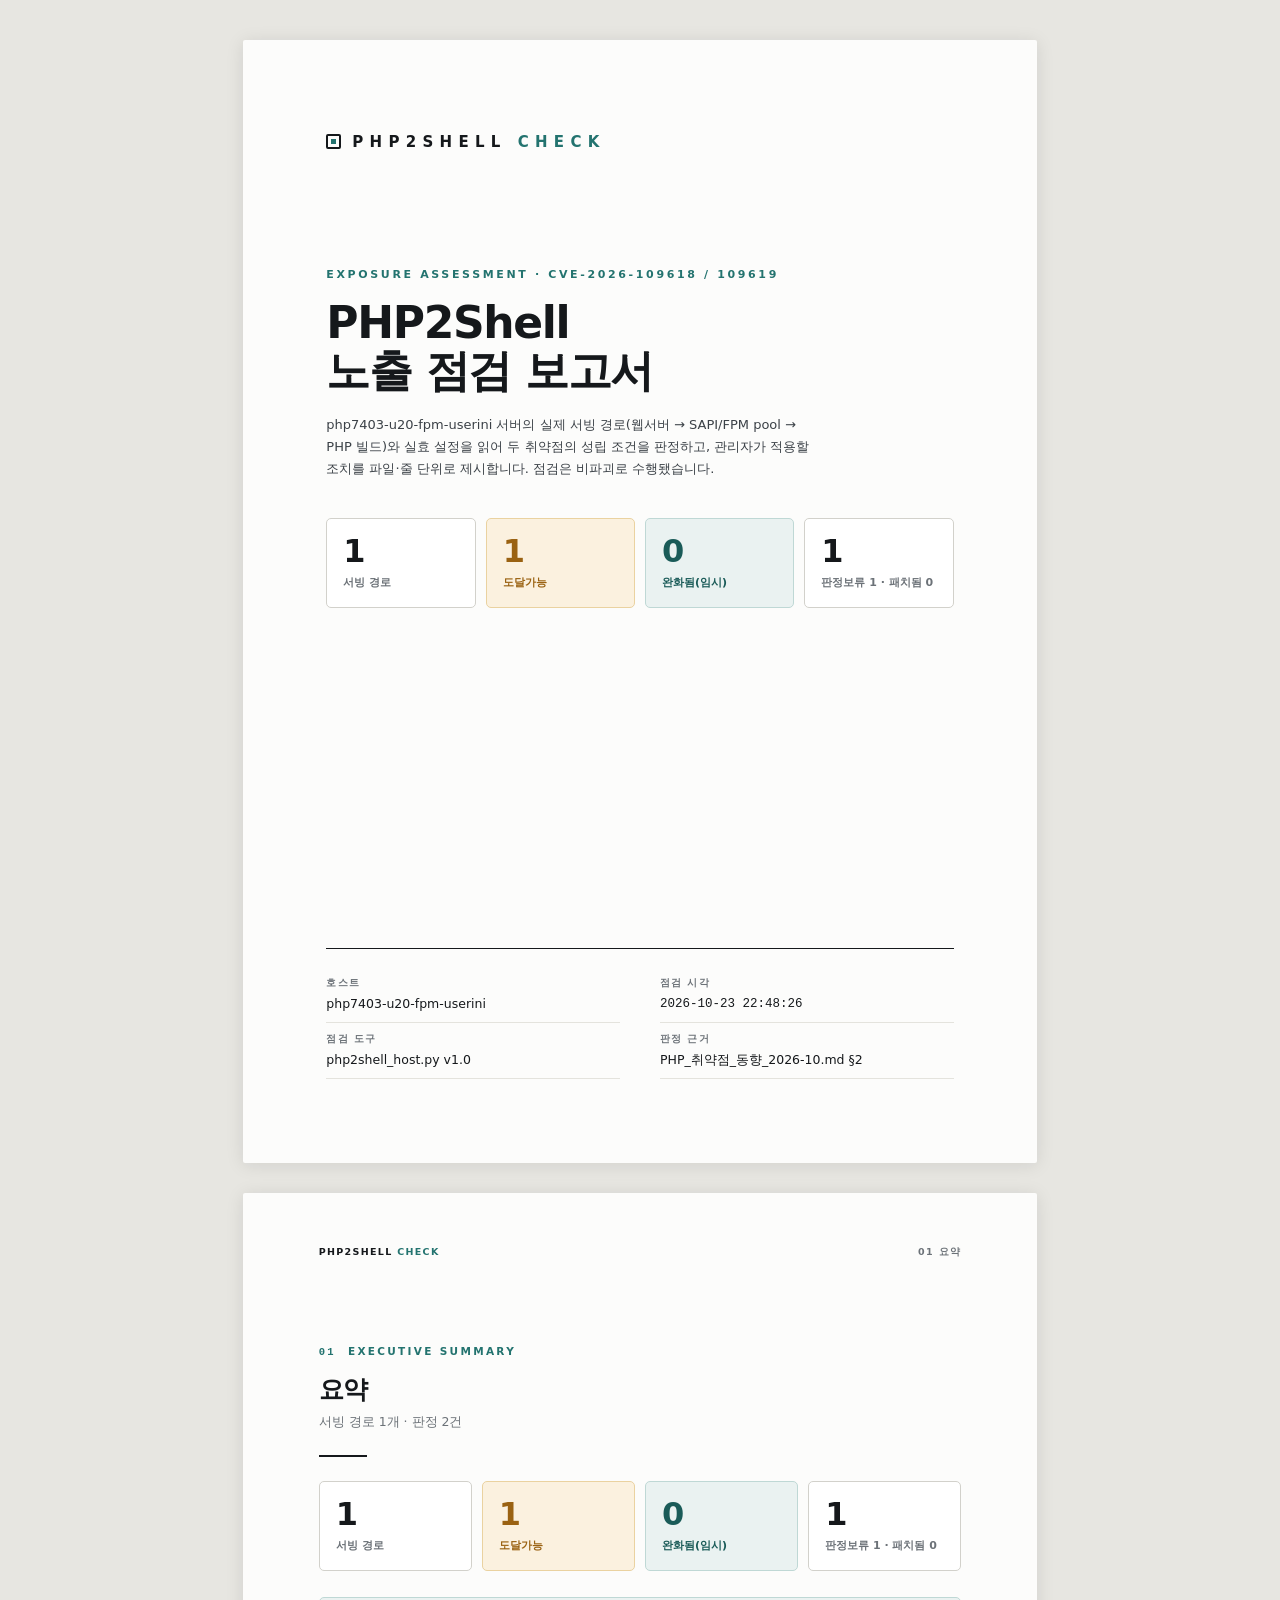
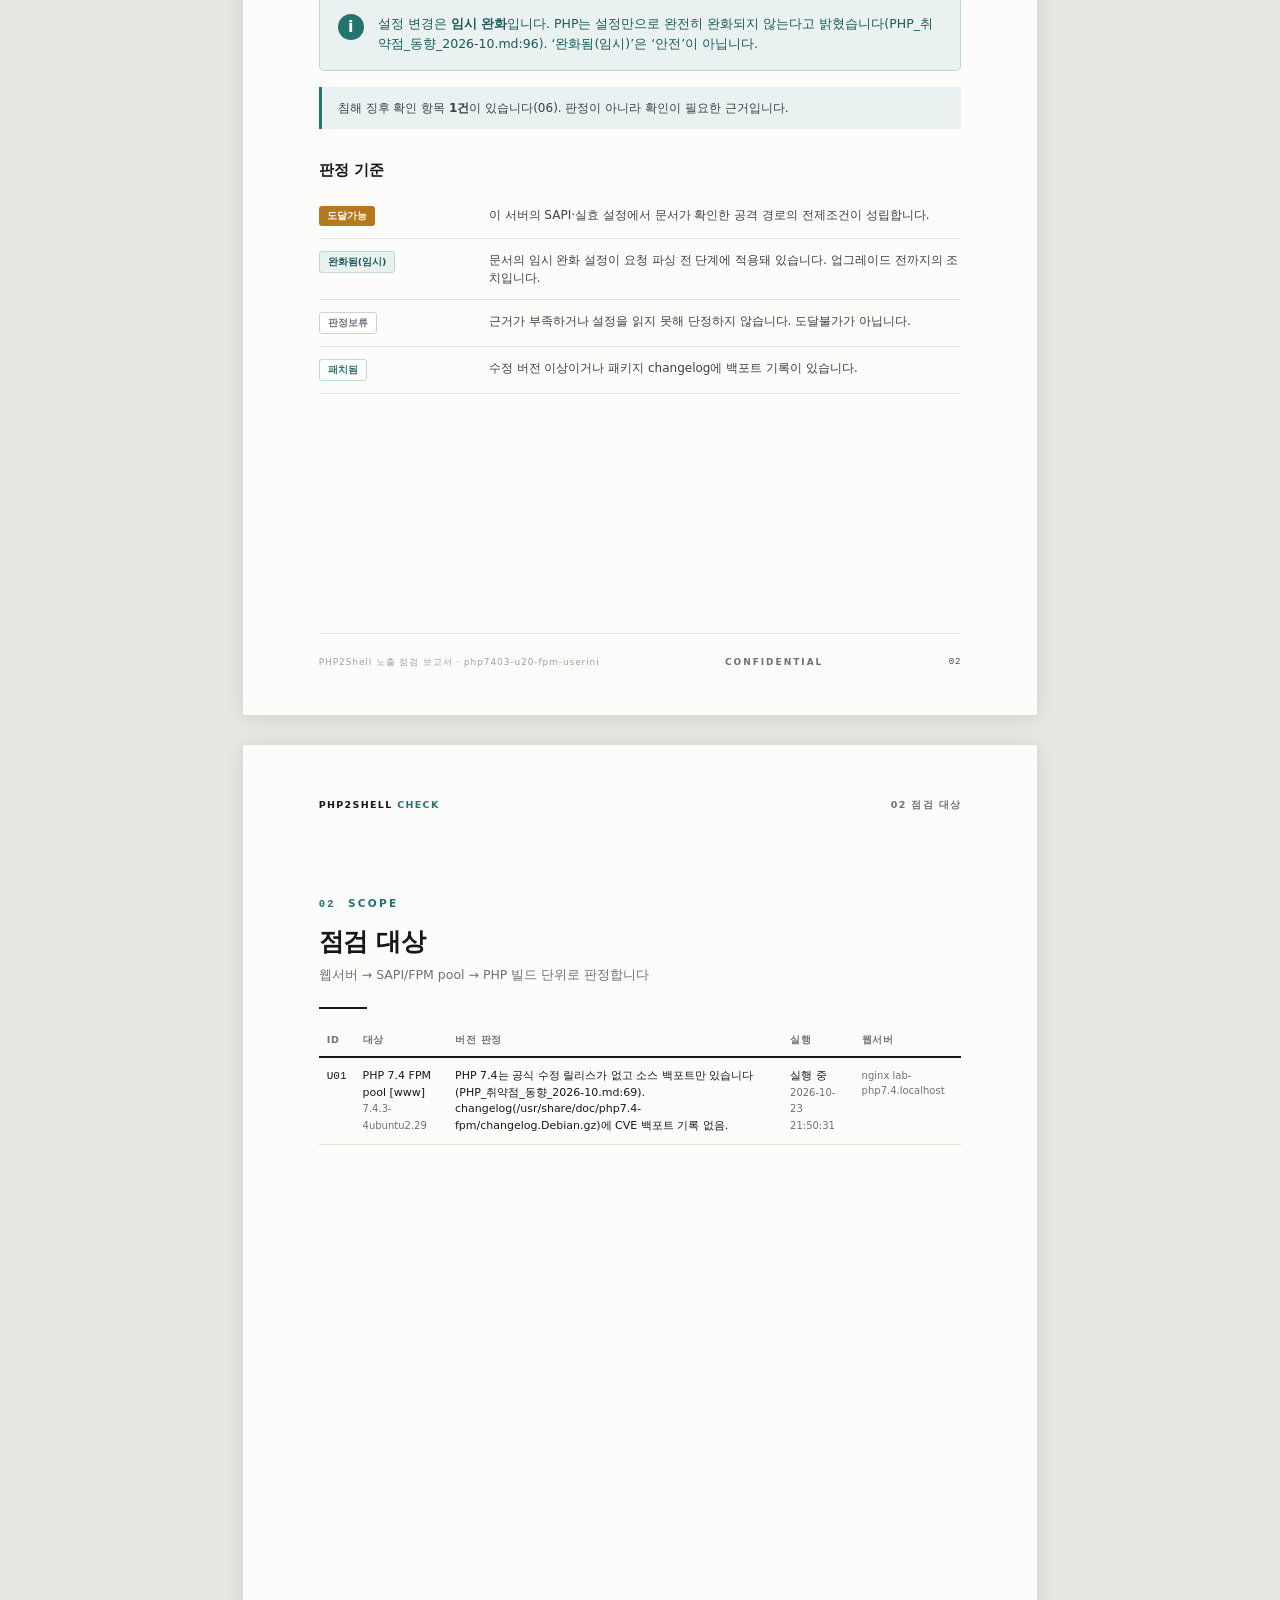
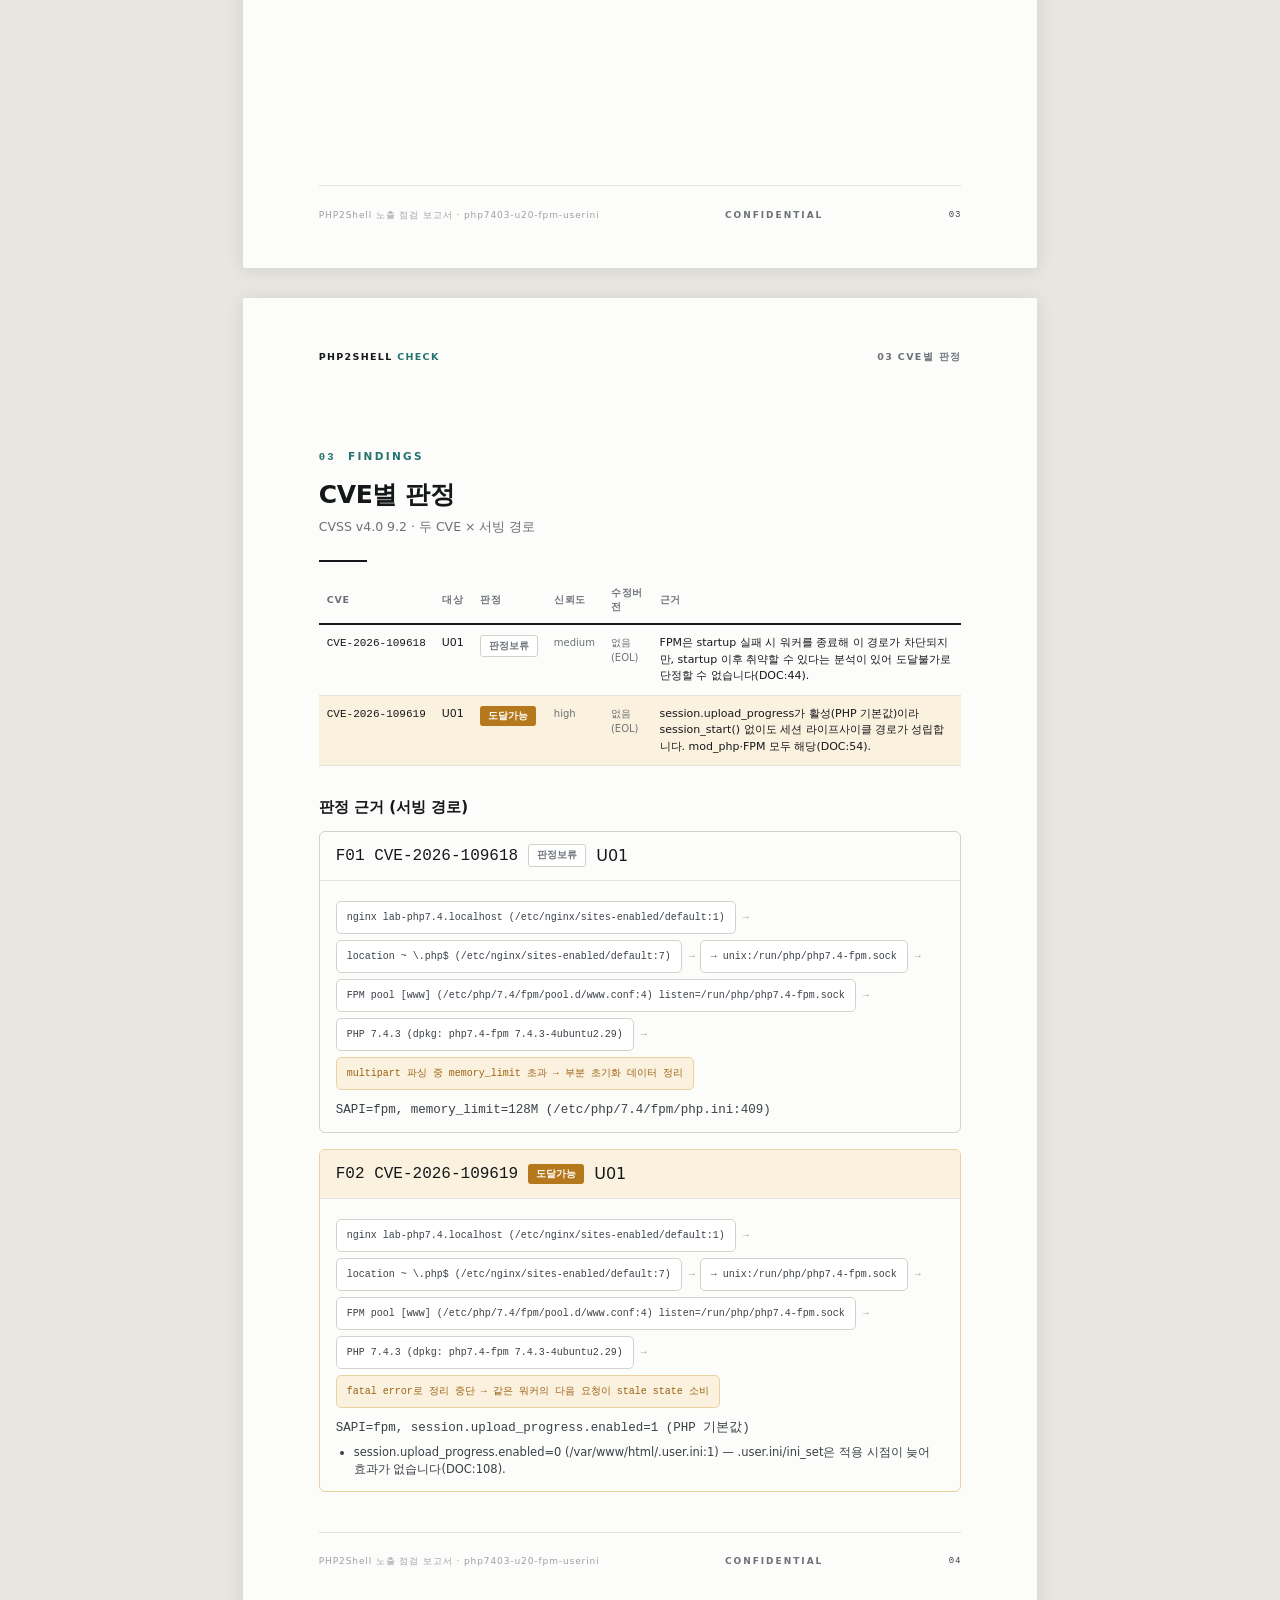
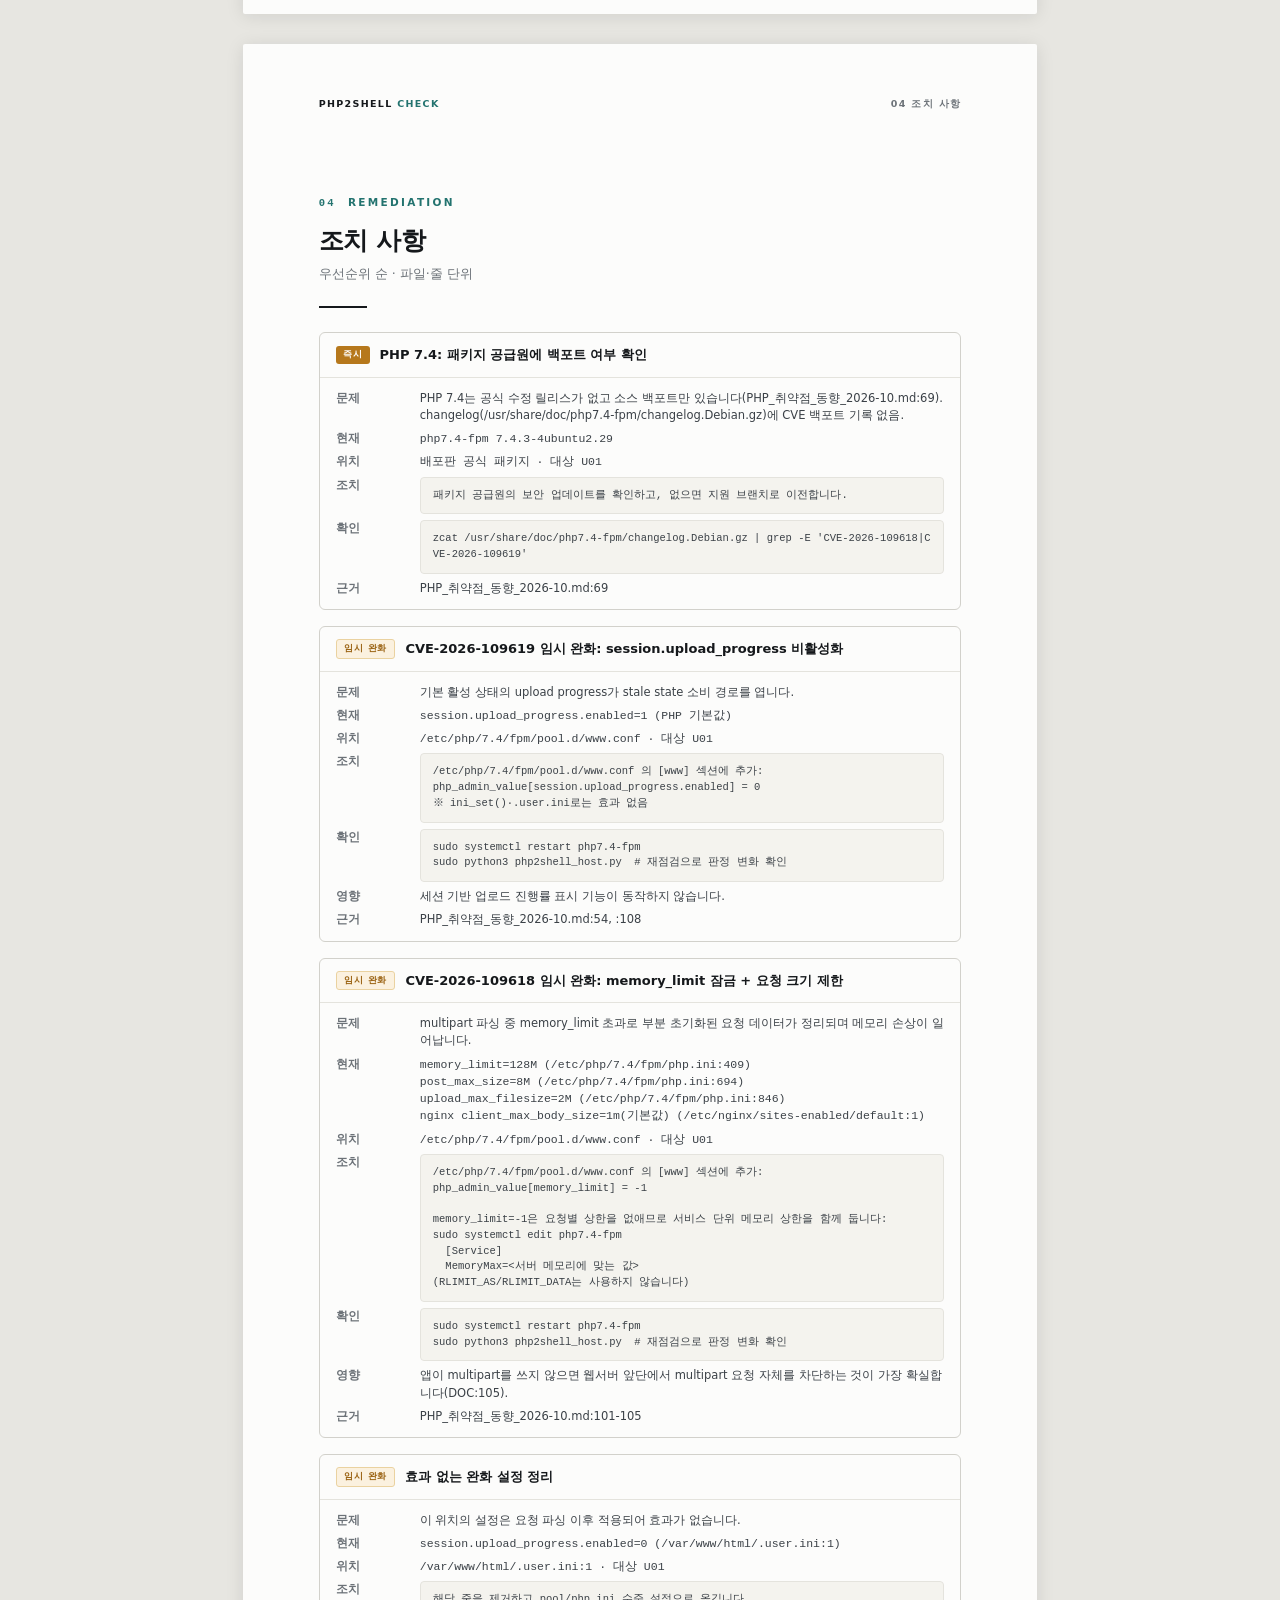
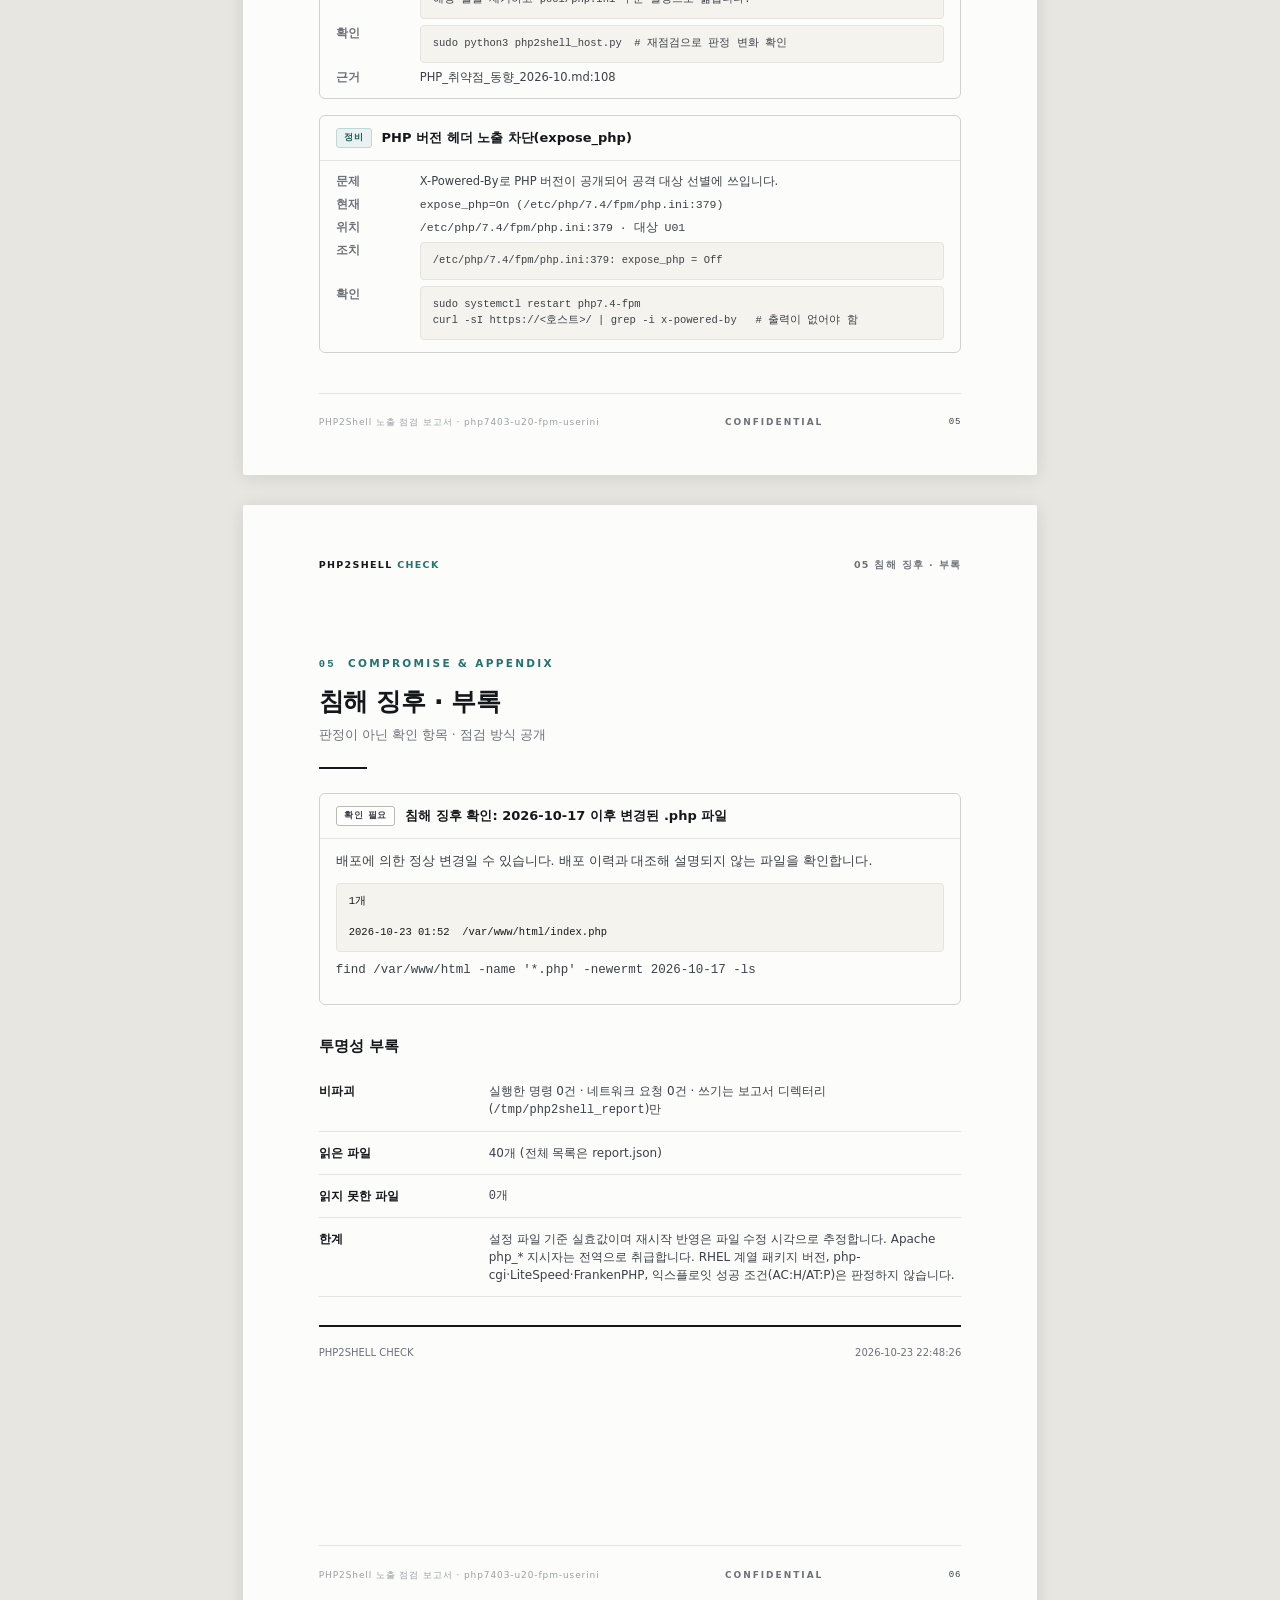
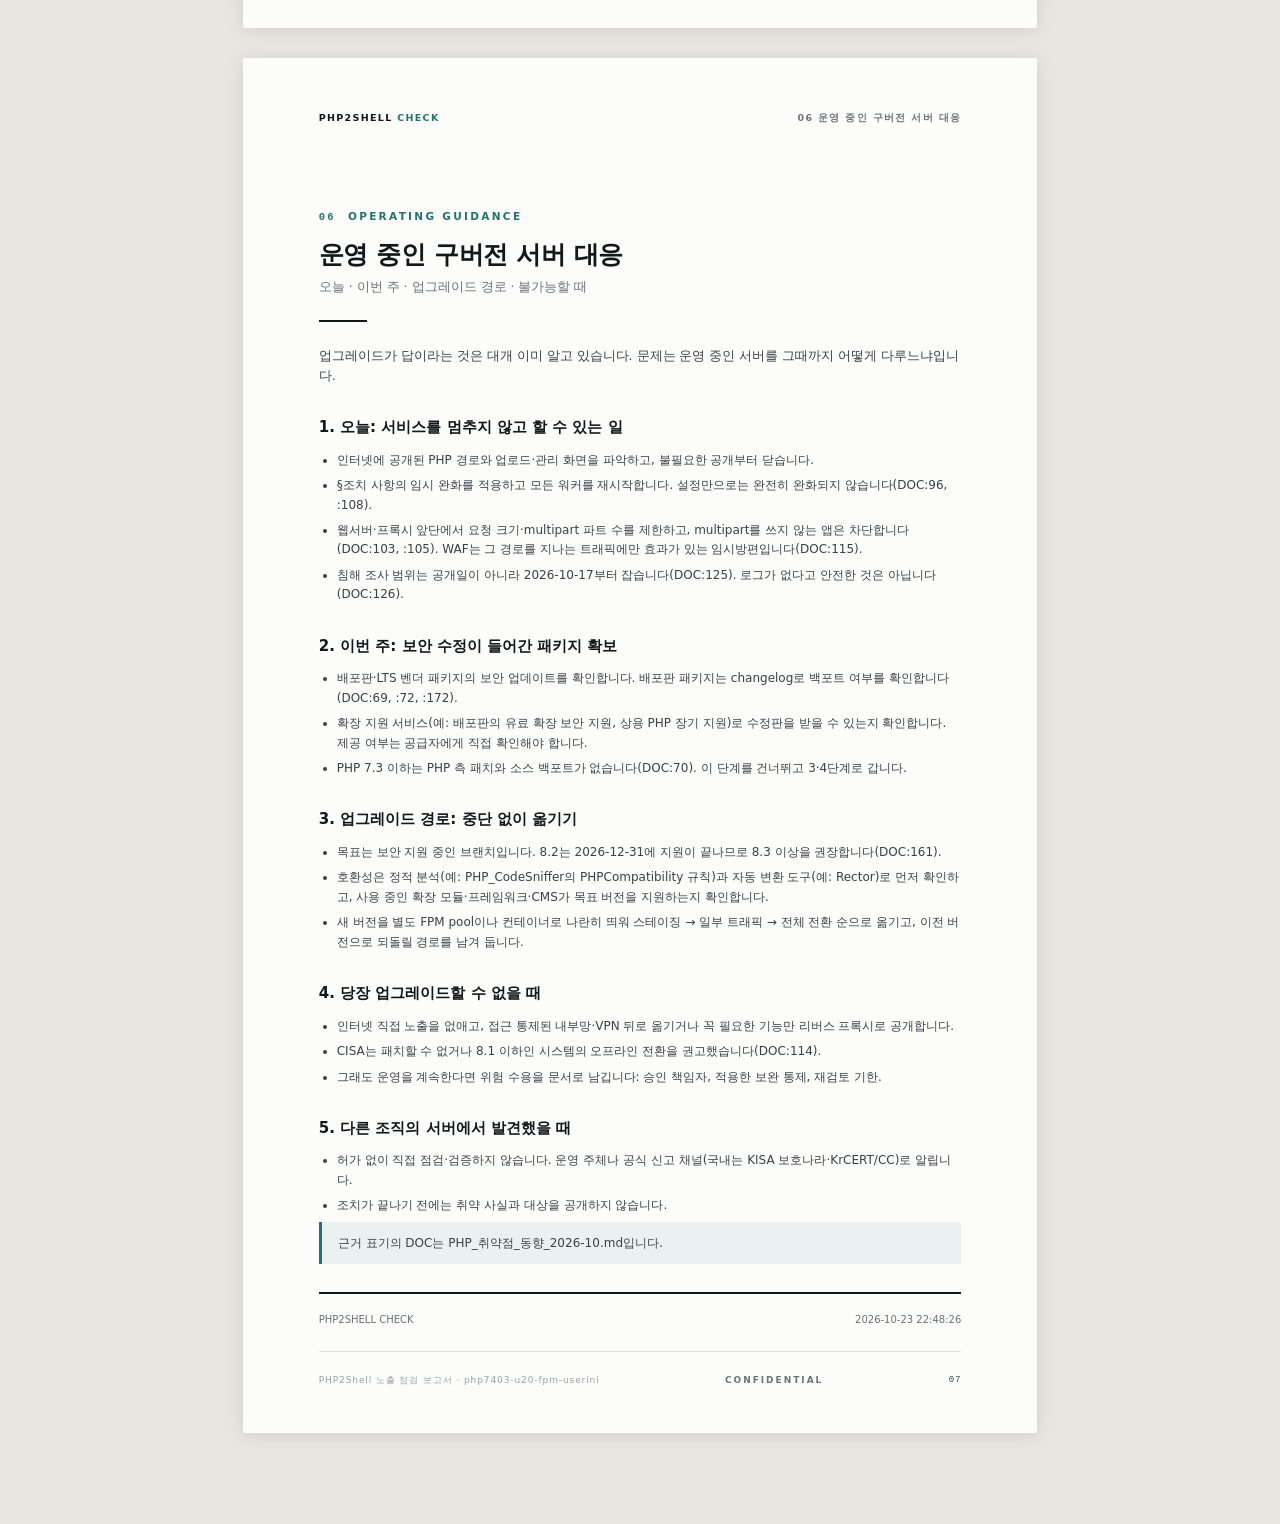
<file: docs/sample-report/report_ko.html>
<!doctype html><html lang="ko"><head><meta charset="utf-8"><meta name="viewport" content="width=device-width, initial-scale=1"><title>PHP2Shell 노출 점검 보고서 — php7403-u20-fpm-userini</title><style>
:root{--paper:#FCFCFB;--desk:#E7E6E1;--ink:#15181B;--ink-2:#3B4147;--ink-3:#6C7278;--ink-4:#9AA0A4;
--line:#E4E3DD;--line-2:#D2D1CB;--line-strong:#B9B8B1;--teal:#23736F;--teal-deep:#1A5B58;--teal-tint:#EAF2F1;
--teal-line:#BFD8D5;--amber:#B6781C;--amber-strong:#9A6212;--amber-tint:#FBF1DF;--amber-line:#EAD2A0;
--sans:"Pretendard","Apple SD Gothic Neo","Noto Sans CJK KR","Malgun Gothic",-apple-system,system-ui,sans-serif;
--mono:"IBM Plex Mono",ui-monospace,"Cascadia Mono",Consolas,Menlo,monospace;}
*{box-sizing:border-box}html,body{margin:0;padding:0}
body{background:var(--desk);font-family:var(--sans);color:var(--ink);line-height:1.5;padding:40px 16px 64px;-webkit-font-smoothing:antialiased}
.page{width:210mm;min-height:297mm;background:var(--paper);margin:0 auto 30px;box-shadow:0 2px 18px rgba(20,24,28,.10);border-radius:2px;display:flex;flex-direction:column}
.pad{padding:22mm 20mm 0}.flow{flex:1}
.rhead{display:flex;justify-content:space-between;padding:14mm 20mm 0;color:var(--ink-3);font-size:9.5px;letter-spacing:.14em;text-transform:uppercase;font-weight:600}
.rhead .wm{color:var(--ink)}.rhead .wm b{color:var(--teal)}
.rfoot{margin-top:auto;display:flex;justify-content:space-between;padding:0 20mm 12mm;color:var(--ink-4);font-size:9px;letter-spacing:.1em}
.rfoot .conf{letter-spacing:.22em;text-transform:uppercase;color:var(--ink-3);font-weight:600}.rfoot .pg{font-family:var(--mono);color:var(--ink-2)}
.footline{height:1px;background:var(--line);margin:24px 20mm 6mm}
.eyebrow{font-size:10.5px;letter-spacing:.22em;text-transform:uppercase;font-weight:700;color:var(--teal);margin:0 0 10px}
.sec-no{font-family:var(--mono)}h1.sec{font-size:25px;font-weight:700;letter-spacing:-.015em;margin:0 0 4px}
.sec-sub{font-size:12.5px;color:var(--ink-3);margin:0 0 22px}.sec-rule{height:2px;background:var(--ink);width:48px;margin:0 0 24px}
h2{font-size:15px;margin:30px 0 12px}p{font-size:12.5px;color:var(--ink-2);margin:0 0 12px;line-height:1.62}
.mono{font-family:var(--mono)}
.cover-top{padding:24mm 22mm 0}.cover-wm{font-size:15px;font-weight:800;letter-spacing:.42em;text-transform:uppercase;display:flex;align-items:center;gap:11px}
.cover-wm .mark{width:15px;height:15px;border:2.5px solid var(--ink);position:relative;border-radius:2px}
.cover-wm .mark::after{content:"";position:absolute;inset:3px;background:var(--teal)}.cover-wm .gd{color:var(--teal)}
.cover-mid{padding:30mm 22mm 0}.cover-cat{font-size:11px;letter-spacing:.24em;text-transform:uppercase;font-weight:700;color:var(--teal);margin-bottom:16px}
.cover-title{font-size:44px;font-weight:800;letter-spacing:-.03em;line-height:1.08;margin:0}
.cover-desc{margin-top:20px;max-width:130mm;font-size:13px;color:var(--ink-2);line-height:1.68}
.kpis{display:grid;grid-template-columns:repeat(4,1fr);gap:10px;margin:4px 0 26px}
.cover .kpis{margin:26px 22mm 0}
.kpi{border:1px solid var(--line-2);border-radius:5px;padding:16px;background:#fff}
.kpi .n{font-size:32px;font-weight:800;line-height:1;font-variant-numeric:tabular-nums}.kpi .l{font-size:11px;color:var(--ink-3);margin-top:8px;font-weight:600}
.kpi.alert{border-color:var(--amber-line);background:var(--amber-tint)}.kpi.alert .n,.kpi.alert .l{color:var(--amber-strong)}
.kpi.teal{border-color:var(--teal-line);background:var(--teal-tint)}.kpi.teal .n,.kpi.teal .l{color:var(--teal-deep)}
.cover-meta{margin:auto 22mm 22mm;padding-top:24px}.cover-meta-grid{display:grid;grid-template-columns:1fr 1fr;gap:0 40px;border-top:1px solid var(--ink);padding-top:18px}
.cmeta{padding:9px 0;border-bottom:1px solid var(--line)}.cmeta .k{font-size:9.5px;letter-spacing:.14em;text-transform:uppercase;color:var(--ink-3);font-weight:600;margin-bottom:4px}
.cmeta .v{font-size:12.5px}
.callout{border:1px solid var(--amber-line);background:var(--amber-tint);border-radius:5px;padding:16px 18px;display:flex;gap:14px;margin:0 0 16px}
.callout .ic{width:26px;height:26px;border-radius:50%;background:var(--amber);color:#fff;flex:none;display:flex;align-items:center;justify-content:center;font-weight:800}
.callout .ct{font-size:12.5px;color:var(--amber-strong);line-height:1.6}
.callout.teal{border-color:var(--teal-line);background:var(--teal-tint)}.callout.teal .ic{background:var(--teal)}.callout.teal .ct{color:var(--teal-deep)}
.note{border-left:3px solid var(--teal);background:var(--teal-tint);padding:12px 16px;font-size:12px;color:var(--ink-2);margin:0 0 14px}
.ftable{width:100%;border-collapse:collapse;font-size:11px}
.ftable th{text-align:left;font-size:9.5px;letter-spacing:.08em;text-transform:uppercase;color:var(--ink-3);padding:0 8px 9px;border-bottom:2px solid var(--ink)}
.ftable td{padding:10px 8px;border-bottom:1px solid var(--line);vertical-align:top;line-height:1.5}
.ftable tr.reach td{background:var(--amber-tint)}.ftable .c-cve{font-family:var(--mono);white-space:nowrap}
.ftable .c-sm{font-size:10px;color:var(--ink-3)}
.badge{display:inline-block;font-size:9.5px;font-weight:700;padding:3px 8px;border-radius:3px;white-space:nowrap}
.v-reachable{background:var(--amber);color:#fff}.v-mitigated{background:var(--teal-tint);color:var(--teal-deep);border:1px solid var(--teal-line)}
.v-undetermined{background:#fff;color:var(--ink-3);border:1px solid var(--line-2)}.v-patched{background:#fff;color:var(--teal);border:1px solid var(--teal-line)}
.pipeline{display:flex;flex-wrap:wrap;gap:6px 18px;margin:8px 0 10px}
.pstep{position:relative;border:1px solid var(--line-2);border-radius:5px;background:#fff;padding:8px 10px;font-family:var(--mono);font-size:10px;color:var(--ink-2);max-width:100%;word-break:break-all}
.pstep:not(:last-child)::after{content:"\2192";position:absolute;right:-14px;top:50%;transform:translateY(-50%);color:var(--ink-4)}
.pstep.sink{border-color:var(--amber-line);background:var(--amber-tint);color:var(--amber-strong)}
.card{border:1px solid var(--line-2);border-radius:6px;margin:0 0 16px;break-inside:avoid;overflow:hidden}
.card .top{padding:12px 16px;border-bottom:1px solid var(--line);display:flex;gap:10px;align-items:center;flex-wrap:wrap}
.card.reach{border-color:var(--amber-line)}.card.reach .top{background:var(--amber-tint)}
.card .body{padding:12px 16px}.card .t{font-weight:700;font-size:13px}
.card ul{margin:6px 0 0;padding-left:18px;font-size:11.5px;color:var(--ink-2)}
.kv{display:grid;grid-template-columns:72px 1fr;gap:6px 12px;font-size:11.5px;margin:0}
.kv dt{color:var(--ink-3);font-weight:700}.kv dd{margin:0;color:var(--ink-2)}
pre{font-family:var(--mono);font-size:10.5px;background:#F4F3EE;border:1px solid var(--line);border-radius:4px;padding:10px 12px;white-space:pre-wrap;word-break:break-all;margin:0}
.prio{display:inline-block;font-size:9px;font-weight:700;letter-spacing:.1em;padding:2px 7px;border-radius:3px}
.p-now{background:var(--amber);color:#fff}.p-temp{background:var(--amber-tint);color:var(--amber-strong);border:1px solid var(--amber-line)}
.p-hygiene{background:var(--teal-tint);color:var(--teal-deep);border:1px solid var(--teal-line)}.p-check{background:#fff;color:var(--ink-2);border:1px solid var(--line-strong)}
.trans{width:100%;border-collapse:collapse}.trans td{padding:12px 0;border-bottom:1px solid var(--line);vertical-align:top;font-size:12px;color:var(--ink-2)}
.trans .tk{width:170px;font-weight:700;color:var(--ink)}
.guide{margin:0 0 6px;padding-left:18px;font-size:12px;color:var(--ink-2);line-height:1.62}.guide li{margin:0 0 6px}
.endmark{margin-top:28px;padding-top:18px;border-top:2px solid var(--ink);display:flex;justify-content:space-between;font-size:10px;color:var(--ink-3)}
@media print{@page{size:A4;margin:0}html,body{background:#fff;padding:0}.page{margin:0;box-shadow:none;break-after:page}
.page:last-child{break-after:auto}*{-webkit-print-color-adjust:exact;print-color-adjust:exact}}
@media screen and (max-width:840px){.page{width:100%;min-height:0}.kpis{grid-template-columns:repeat(2,1fr)}.cover-title{font-size:32px}}
</style></head><body><section class="page cover"><div class="cover-top"><div class="cover-wm"><span class="mark"></span>PHP2SHELL <span class="gd">CHECK</span></div></div><div class="cover-mid"><div class="cover-cat">Exposure Assessment · CVE-2026-109618 / 109619</div><h1 class="cover-title">PHP2Shell<br>노출 점검 보고서</h1><p class="cover-desc">php7403-u20-fpm-userini 서버의 실제 서빙 경로(웹서버 → SAPI/FPM pool → PHP 빌드)와 실효 설정을 읽어 두 취약점의 성립 조건을 판정하고, 관리자가 적용할 조치를 파일·줄 단위로 제시합니다. 점검은 비파괴로 수행됐습니다.</p></div><div class="kpis"><div class="kpi"><div class="n">1</div><div class="l">서빙 경로</div></div><div class="kpi alert"><div class="n">1</div><div class="l">도달가능</div></div><div class="kpi teal"><div class="n">0</div><div class="l">완화됨(임시)</div></div><div class="kpi"><div class="n">1</div><div class="l">판정보류 1 · 패치됨 0</div></div></div><div class="cover-meta"><div class="cover-meta-grid"><div class="cmeta"><div class="k">호스트</div><div class="v">php7403-u20-fpm-userini</div></div><div class="cmeta"><div class="k">점검 시각</div><div class="v mono">2026-10-23 22:48:26</div></div><div class="cmeta"><div class="k">점검 도구</div><div class="v">php2shell_host.py v1.0</div></div><div class="cmeta"><div class="k">판정 근거</div><div class="v">PHP_취약점_동향_2026-10.md §2</div></div></div></div></section><section class="page"><div class="rhead"><span class="wm">PHP2SHELL <b>CHECK</b></span><span>01 요약</span></div><div class="pad flow"><p class="eyebrow"><span class="sec-no">01</span> &nbsp;Executive Summary</p><h1 class="sec">요약</h1><p class="sec-sub">서빙 경로 1개 · 판정 2건</p><div class="sec-rule"></div><div class="kpis"><div class="kpi"><div class="n">1</div><div class="l">서빙 경로</div></div><div class="kpi alert"><div class="n">1</div><div class="l">도달가능</div></div><div class="kpi teal"><div class="n">0</div><div class="l">완화됨(임시)</div></div><div class="kpi"><div class="n">1</div><div class="l">판정보류 1 · 패치됨 0</div></div></div><div class="callout teal"><div class="ic">i</div><div class="ct">설정 변경은 <b>임시 완화</b>입니다. PHP는 설정만으로 완전히 완화되지 않는다고 밝혔습니다(PHP_취약점_동향_2026-10.md:96). ‘완화됨(임시)’은 ‘안전’이 아닙니다.</div></div><div class="note">침해 징후 확인 항목 <b>1건</b>이 있습니다(06). 판정이 아니라 확인이 필요한 근거입니다.</div><h2>판정 기준</h2><table class="trans"><tr><td class="tk"><span class="badge v-reachable">도달가능</span></td><td>이 서버의 SAPI·실효 설정에서 문서가 확인한 공격 경로의 전제조건이 성립합니다.</td></tr><tr><td class="tk"><span class="badge v-mitigated">완화됨(임시)</span></td><td>문서의 임시 완화 설정이 요청 파싱 전 단계에 적용돼 있습니다. 업그레이드 전까지의 조치입니다.</td></tr><tr><td class="tk"><span class="badge v-undetermined">판정보류</span></td><td>근거가 부족하거나 설정을 읽지 못해 단정하지 않습니다. 도달불가가 아닙니다.</td></tr><tr><td class="tk"><span class="badge v-patched">패치됨</span></td><td>수정 버전 이상이거나 패키지 changelog에 백포트 기록이 있습니다.</td></tr></table></div><div class="footline"></div><div class="rfoot"><span>PHP2Shell 노출 점검 보고서 · php7403-u20-fpm-userini</span><span class="conf">Confidential</span><span class="pg">02</span></div></section><section class="page"><div class="rhead"><span class="wm">PHP2SHELL <b>CHECK</b></span><span>02 점검 대상</span></div><div class="pad flow"><p class="eyebrow"><span class="sec-no">02</span> &nbsp;Scope</p><h1 class="sec">점검 대상</h1><p class="sec-sub">웹서버 → SAPI/FPM pool → PHP 빌드 단위로 판정합니다</p><div class="sec-rule"></div><table class="ftable"><thead><tr><th>ID</th><th>대상</th><th>버전 판정</th><th>실행</th><th>웹서버</th></tr></thead><tbody><tr><td class="c-cve">U01</td><td>PHP 7.4 FPM pool [www]<br><span class="c-sm">7.4.3-4ubuntu2.29</span></td><td>PHP 7.4는 공식 수정 릴리스가 없고 소스 백포트만 있습니다(PHP_취약점_동향_2026-10.md:69). changelog(/usr/share/doc/php7.4-fpm/changelog.Debian.gz)에 CVE 백포트 기록 없음.</td><td>실행 중<br><span class='c-sm'>2026-10-23 21:50:31</span></td><td class="c-sm">nginx lab-php7.4.localhost</td></tr></tbody></table></div><div class="footline"></div><div class="rfoot"><span>PHP2Shell 노출 점검 보고서 · php7403-u20-fpm-userini</span><span class="conf">Confidential</span><span class="pg">03</span></div></section><section class="page"><div class="rhead"><span class="wm">PHP2SHELL <b>CHECK</b></span><span>03 CVE별 판정</span></div><div class="pad flow"><p class="eyebrow"><span class="sec-no">03</span> &nbsp;Findings</p><h1 class="sec">CVE별 판정</h1><p class="sec-sub">CVSS v4.0 9.2 · 두 CVE × 서빙 경로</p><div class="sec-rule"></div><table class="ftable"><thead><tr><th>CVE</th><th>대상</th><th>판정</th><th>신뢰도</th><th>수정버전</th><th>근거</th></tr></thead><tbody><tr class=""><td class="c-cve">CVE-2026-109618</td><td>U01</td><td><span class="badge v-undetermined">판정보류</span></td><td class="c-sm">medium</td><td class="c-sm">없음(EOL)</td><td>FPM은 startup 실패 시 워커를 종료해 이 경로가 차단되지만, startup 이후 취약할 수 있다는 분석이 있어 도달불가로 단정할 수 없습니다(DOC:44).</td></tr><tr class="reach"><td class="c-cve">CVE-2026-109619</td><td>U01</td><td><span class="badge v-reachable">도달가능</span></td><td class="c-sm">high</td><td class="c-sm">없음(EOL)</td><td>session.upload_progress가 활성(PHP 기본값)이라 session_start() 없이도 세션 라이프사이클 경로가 성립합니다. mod_php·FPM 모두 해당(DOC:54).</td></tr></tbody></table><h2>판정 근거 (서빙 경로)</h2><div class="card "><div class="top"><span class="c-cve mono">F01 CVE-2026-109618</span><span class="badge v-undetermined">판정보류</span><span class="c-sm">U01</span></div><div class="body"><div class="pipeline"><div class="pstep">nginx lab-php7.4.localhost (/etc/nginx/sites-enabled/default:1)</div><div class="pstep">location ~ \.php$ (/etc/nginx/sites-enabled/default:7)</div><div class="pstep">→ unix:/run/php/php7.4-fpm.sock</div><div class="pstep">FPM pool [www] (/etc/php/7.4/fpm/pool.d/www.conf:4) listen=/run/php/php7.4-fpm.sock</div><div class="pstep">PHP 7.4.3 (dpkg: php7.4-fpm 7.4.3-4ubuntu2.29)</div><div class="pstep sink">multipart 파싱 중 memory_limit 초과 → 부분 초기화 데이터 정리</div></div><p style="margin:0" class="mono c-sm">SAPI=fpm, memory_limit=128M (/etc/php/7.4/fpm/php.ini:409)</p></div></div><div class="card reach"><div class="top"><span class="c-cve mono">F02 CVE-2026-109619</span><span class="badge v-reachable">도달가능</span><span class="c-sm">U01</span></div><div class="body"><div class="pipeline"><div class="pstep">nginx lab-php7.4.localhost (/etc/nginx/sites-enabled/default:1)</div><div class="pstep">location ~ \.php$ (/etc/nginx/sites-enabled/default:7)</div><div class="pstep">→ unix:/run/php/php7.4-fpm.sock</div><div class="pstep">FPM pool [www] (/etc/php/7.4/fpm/pool.d/www.conf:4) listen=/run/php/php7.4-fpm.sock</div><div class="pstep">PHP 7.4.3 (dpkg: php7.4-fpm 7.4.3-4ubuntu2.29)</div><div class="pstep sink">fatal error로 정리 중단 → 같은 워커의 다음 요청이 stale state 소비</div></div><p style="margin:0" class="mono c-sm">SAPI=fpm, session.upload_progress.enabled=1 (PHP 기본값)</p><ul><li>session.upload_progress.enabled=0 (/var/www/html/.user.ini:1) — .user.ini/ini_set은 적용 시점이 늦어 효과가 없습니다(DOC:108).</li></ul></div></div></div><div class="footline"></div><div class="rfoot"><span>PHP2Shell 노출 점검 보고서 · php7403-u20-fpm-userini</span><span class="conf">Confidential</span><span class="pg">04</span></div></section><section class="page"><div class="rhead"><span class="wm">PHP2SHELL <b>CHECK</b></span><span>04 조치 사항</span></div><div class="pad flow"><p class="eyebrow"><span class="sec-no">04</span> &nbsp;Remediation</p><h1 class="sec">조치 사항</h1><p class="sec-sub">우선순위 순 · 파일·줄 단위</p><div class="sec-rule"></div><div class="card"><div class="top"><span class="prio p-now">즉시</span><span class="t">PHP 7.4: 패키지 공급원에 백포트 여부 확인</span></div><div class="body"><dl class="kv"><dt>문제</dt><dd>PHP 7.4는 공식 수정 릴리스가 없고 소스 백포트만 있습니다(PHP_취약점_동향_2026-10.md:69). changelog(/usr/share/doc/php7.4-fpm/changelog.Debian.gz)에 CVE 백포트 기록 없음.</dd><dt>현재</dt><dd class="mono">php7.4-fpm 7.4.3-4ubuntu2.29</dd><dt>위치</dt><dd class="mono">배포판 공식 패키지 · 대상 U01</dd><dt>조치</dt><dd><pre>패키지 공급원의 보안 업데이트를 확인하고, 없으면 지원 브랜치로 이전합니다.</pre></dd><dt>확인</dt><dd><pre>zcat /usr/share/doc/php7.4-fpm/changelog.Debian.gz | grep -E &#x27;CVE-2026-109618|CVE-2026-109619&#x27;</pre></dd><dt>근거</dt><dd class="c-sm">PHP_취약점_동향_2026-10.md:69</dd></dl></div></div><div class="card"><div class="top"><span class="prio p-temp">임시 완화</span><span class="t">CVE-2026-109619 임시 완화: session.upload_progress 비활성화</span></div><div class="body"><dl class="kv"><dt>문제</dt><dd>기본 활성 상태의 upload progress가 stale state 소비 경로를 엽니다.</dd><dt>현재</dt><dd class="mono">session.upload_progress.enabled=1 (PHP 기본값)</dd><dt>위치</dt><dd class="mono">/etc/php/7.4/fpm/pool.d/www.conf · 대상 U01</dd><dt>조치</dt><dd><pre>/etc/php/7.4/fpm/pool.d/www.conf 의 [www] 섹션에 추가:
php_admin_value[session.upload_progress.enabled] = 0
※ ini_set()·.user.ini로는 효과 없음</pre></dd><dt>확인</dt><dd><pre>sudo systemctl restart php7.4-fpm
sudo python3 php2shell_host.py  # 재점검으로 판정 변화 확인</pre></dd><dt>영향</dt><dd>세션 기반 업로드 진행률 표시 기능이 동작하지 않습니다.</dd><dt>근거</dt><dd class="c-sm">PHP_취약점_동향_2026-10.md:54, :108</dd></dl></div></div><div class="card"><div class="top"><span class="prio p-temp">임시 완화</span><span class="t">CVE-2026-109618 임시 완화: memory_limit 잠금 + 요청 크기 제한</span></div><div class="body"><dl class="kv"><dt>문제</dt><dd>multipart 파싱 중 memory_limit 초과로 부분 초기화된 요청 데이터가 정리되며 메모리 손상이 일어납니다.</dd><dt>현재</dt><dd class="mono">memory_limit=128M (/etc/php/7.4/fpm/php.ini:409)<br>post_max_size=8M (/etc/php/7.4/fpm/php.ini:694)<br>upload_max_filesize=2M (/etc/php/7.4/fpm/php.ini:846)<br>nginx client_max_body_size=1m(기본값) (/etc/nginx/sites-enabled/default:1)</dd><dt>위치</dt><dd class="mono">/etc/php/7.4/fpm/pool.d/www.conf · 대상 U01</dd><dt>조치</dt><dd><pre>/etc/php/7.4/fpm/pool.d/www.conf 의 [www] 섹션에 추가:
php_admin_value[memory_limit] = -1

memory_limit=-1은 요청별 상한을 없애므로 서비스 단위 메모리 상한을 함께 둡니다:
sudo systemctl edit php7.4-fpm
  [Service]
  MemoryMax=&lt;서버 메모리에 맞는 값&gt;
(RLIMIT_AS/RLIMIT_DATA는 사용하지 않습니다)</pre></dd><dt>확인</dt><dd><pre>sudo systemctl restart php7.4-fpm
sudo python3 php2shell_host.py  # 재점검으로 판정 변화 확인</pre></dd><dt>영향</dt><dd>앱이 multipart를 쓰지 않으면 웹서버 앞단에서 multipart 요청 자체를 차단하는 것이 가장 확실합니다(DOC:105).</dd><dt>근거</dt><dd class="c-sm">PHP_취약점_동향_2026-10.md:101-105</dd></dl></div></div><div class="card"><div class="top"><span class="prio p-temp">임시 완화</span><span class="t">효과 없는 완화 설정 정리</span></div><div class="body"><dl class="kv"><dt>문제</dt><dd>이 위치의 설정은 요청 파싱 이후 적용되어 효과가 없습니다.</dd><dt>현재</dt><dd class="mono">session.upload_progress.enabled=0 (/var/www/html/.user.ini:1)</dd><dt>위치</dt><dd class="mono">/var/www/html/.user.ini:1 · 대상 U01</dd><dt>조치</dt><dd><pre>해당 줄을 제거하고 pool/php.ini 수준 설정으로 옮깁니다.</pre></dd><dt>확인</dt><dd><pre>sudo python3 php2shell_host.py  # 재점검으로 판정 변화 확인</pre></dd><dt>근거</dt><dd class="c-sm">PHP_취약점_동향_2026-10.md:108</dd></dl></div></div><div class="card"><div class="top"><span class="prio p-hygiene">정비</span><span class="t">PHP 버전 헤더 노출 차단(expose_php)</span></div><div class="body"><dl class="kv"><dt>문제</dt><dd>X-Powered-By로 PHP 버전이 공개되어 공격 대상 선별에 쓰입니다.</dd><dt>현재</dt><dd class="mono">expose_php=On (/etc/php/7.4/fpm/php.ini:379)</dd><dt>위치</dt><dd class="mono">/etc/php/7.4/fpm/php.ini:379 · 대상 U01</dd><dt>조치</dt><dd><pre>/etc/php/7.4/fpm/php.ini:379: expose_php = Off</pre></dd><dt>확인</dt><dd><pre>sudo systemctl restart php7.4-fpm
curl -sI https://&lt;호스트&gt;/ | grep -i x-powered-by   # 출력이 없어야 함</pre></dd></dl></div></div></div><div class="footline"></div><div class="rfoot"><span>PHP2Shell 노출 점검 보고서 · php7403-u20-fpm-userini</span><span class="conf">Confidential</span><span class="pg">05</span></div></section><section class="page"><div class="rhead"><span class="wm">PHP2SHELL <b>CHECK</b></span><span>05 침해 징후 · 부록</span></div><div class="pad flow"><p class="eyebrow"><span class="sec-no">05</span> &nbsp;Compromise &amp; Appendix</p><h1 class="sec">침해 징후 · 부록</h1><p class="sec-sub">판정이 아닌 확인 항목 · 점검 방식 공개</p><div class="sec-rule"></div><div class="card"><div class="top"><span class="prio p-check">확인 필요</span><span class="t">침해 징후 확인: 2026-10-17 이후 변경된 .php 파일</span></div><div class="body"><p>배포에 의한 정상 변경일 수 있습니다. 배포 이력과 대조해 설명되지 않는 파일을 확인합니다.</p><pre>1개

2026-10-23 01:52  /var/www/html/index.php</pre><p class="mono c-sm" style="margin-top:8px">find /var/www/html -name &#x27;*.php&#x27; -newermt 2026-10-17 -ls</p></div></div><h2>투명성 부록</h2><table class="trans"><tr><td class="tk">비파괴</td><td>실행한 명령 0건 · 네트워크 요청 0건 · 쓰기는 보고서 디렉터리(<span class="mono">/tmp/php2shell_report</span>)만</td></tr><tr><td class="tk">읽은 파일</td><td>40개 (전체 목록은 report.json)</td></tr><tr><td class="tk">읽지 못한 파일</td><td class="mono">0개 </td></tr><tr><td class="tk">한계</td><td>설정 파일 기준 실효값이며 재시작 반영은 파일 수정 시각으로 추정합니다. Apache php_* 지시자는 전역으로 취급합니다. RHEL 계열 패키지 버전, php-cgi·LiteSpeed·FrankenPHP, 익스플로잇 성공 조건(AC:H/AT:P)은 판정하지 않습니다.</td></tr></table><div class="endmark"><span>PHP2SHELL CHECK</span><span>2026-10-23 22:48:26</span></div></div><div class="footline"></div><div class="rfoot"><span>PHP2Shell 노출 점검 보고서 · php7403-u20-fpm-userini</span><span class="conf">Confidential</span><span class="pg">06</span></div></section><section class="page"><div class="rhead"><span class="wm">PHP2SHELL <b>CHECK</b></span><span>06 운영 중인 구버전 서버 대응</span></div><div class="pad flow"><p class="eyebrow"><span class="sec-no">06</span> &nbsp;Operating Guidance</p><h1 class="sec">운영 중인 구버전 서버 대응</h1><p class="sec-sub">오늘 · 이번 주 · 업그레이드 경로 · 불가능할 때</p><div class="sec-rule"></div><p>업그레이드가 답이라는 것은 대개 이미 알고 있습니다. 문제는 운영 중인 서버를 그때까지 어떻게 다루느냐입니다.</p><h2>1. 오늘: 서비스를 멈추지 않고 할 수 있는 일</h2><ul class="guide"><li>인터넷에 공개된 PHP 경로와 업로드·관리 화면을 파악하고, 불필요한 공개부터 닫습니다.</li><li>§조치 사항의 임시 완화를 적용하고 모든 워커를 재시작합니다. 설정만으로는 완전히 완화되지 않습니다(DOC:96, :108).</li><li>웹서버·프록시 앞단에서 요청 크기·multipart 파트 수를 제한하고, multipart를 쓰지 않는 앱은 차단합니다(DOC:103, :105). WAF는 그 경로를 지나는 트래픽에만 효과가 있는 임시방편입니다(DOC:115).</li><li>침해 조사 범위는 공개일이 아니라 2026-10-17부터 잡습니다(DOC:125). 로그가 없다고 안전한 것은 아닙니다(DOC:126).</li></ul><h2>2. 이번 주: 보안 수정이 들어간 패키지 확보</h2><ul class="guide"><li>배포판·LTS 벤더 패키지의 보안 업데이트를 확인합니다. 배포판 패키지는 changelog로 백포트 여부를 확인합니다(DOC:69, :72, :172).</li><li>확장 지원 서비스(예: 배포판의 유료 확장 보안 지원, 상용 PHP 장기 지원)로 수정판을 받을 수 있는지 확인합니다. 제공 여부는 공급자에게 직접 확인해야 합니다.</li><li>PHP 7.3 이하는 PHP 측 패치와 소스 백포트가 없습니다(DOC:70). 이 단계를 건너뛰고 3·4단계로 갑니다.</li></ul><h2>3. 업그레이드 경로: 중단 없이 옮기기</h2><ul class="guide"><li>목표는 보안 지원 중인 브랜치입니다. 8.2는 2026-12-31에 지원이 끝나므로 8.3 이상을 권장합니다(DOC:161).</li><li>호환성은 정적 분석(예: PHP_CodeSniffer의 PHPCompatibility 규칙)과 자동 변환 도구(예: Rector)로 먼저 확인하고, 사용 중인 확장 모듈·프레임워크·CMS가 목표 버전을 지원하는지 확인합니다.</li><li>새 버전을 별도 FPM pool이나 컨테이너로 나란히 띄워 스테이징 → 일부 트래픽 → 전체 전환 순으로 옮기고, 이전 버전으로 되돌릴 경로를 남겨 둡니다.</li></ul><h2>4. 당장 업그레이드할 수 없을 때</h2><ul class="guide"><li>인터넷 직접 노출을 없애고, 접근 통제된 내부망·VPN 뒤로 옮기거나 꼭 필요한 기능만 리버스 프록시로 공개합니다.</li><li>CISA는 패치할 수 없거나 8.1 이하인 시스템의 오프라인 전환을 권고했습니다(DOC:114).</li><li>그래도 운영을 계속한다면 위험 수용을 문서로 남깁니다: 승인 책임자, 적용한 보완 통제, 재검토 기한.</li></ul><h2>5. 다른 조직의 서버에서 발견했을 때</h2><ul class="guide"><li>허가 없이 직접 점검·검증하지 않습니다. 운영 주체나 공식 신고 채널(국내는 KISA 보호나라·KrCERT/CC)로 알립니다.</li><li>조치가 끝나기 전에는 취약 사실과 대상을 공개하지 않습니다.</li></ul><div class="note">근거 표기의 DOC는 PHP_취약점_동향_2026-10.md입니다.</div><div class="endmark"><span>PHP2SHELL CHECK</span><span>2026-10-23 22:48:26</span></div></div><div class="footline"></div><div class="rfoot"><span>PHP2Shell 노출 점검 보고서 · php7403-u20-fpm-userini</span><span class="conf">Confidential</span><span class="pg">07</span></div></section></body></html>
</file>
<file: docs/assets/site.css>
:root {
  --bg: #ffffff;
  --fg: #1b1f24;
  --muted: #57606a;
  --line: #d0d7de;
  --panel: #f6f8fa;
  --accent: #0b5cad;
  --warn-bg: #fff8e1;
  --warn-line: #e3b341;
  --bad: #b42318;
  --ok: #1a7f37;
  --code-bg: #0d1117;
  --code-fg: #e6edf3;
}
@media (prefers-color-scheme: dark) {
  :root {
    --bg: #0d1117;
    --fg: #e6edf3;
    --muted: #9198a1;
    --line: #30363d;
    --panel: #161b22;
    --accent: #58a6ff;
    --warn-bg: #2b2311;
    --warn-line: #9e6a03;
    --bad: #f85149;
    --ok: #3fb950;
    --code-bg: #010409;
  }
}
* { box-sizing: border-box; }
body {
  margin: 0;
  background: var(--bg);
  color: var(--fg);
  font: 16px/1.65 system-ui, -apple-system, "Segoe UI", "Apple SD Gothic Neo", "Malgun Gothic", "Hiragino Sans", "Noto Sans CJK KR", sans-serif;
  word-break: keep-all;
  overflow-wrap: anywhere;
}
main, header, footer { max-width: 860px; margin: 0 auto; padding: 0 16px; }
header { padding-top: 24px; }
nav.lang { font-size: 14px; color: var(--muted); }
nav.lang a, nav.lang strong { margin-right: 10px; }
a { color: var(--accent); }
h1 { font-size: 1.9rem; line-height: 1.3; margin: 18px 0 8px; }
h2 { font-size: 1.35rem; margin: 40px 0 10px; padding-top: 8px; border-top: 1px solid var(--line); }
h3 { font-size: 1.1rem; margin: 24px 0 8px; }
.lead { font-size: 1.1rem; color: var(--muted); margin-top: 0; }
.badges span {
  display: inline-block; font-size: 13px; padding: 2px 10px; margin: 0 6px 6px 0;
  border: 1px solid var(--line); border-radius: 999px; background: var(--panel);
}
.warn { background: var(--warn-bg); border-left: 4px solid var(--warn-line); padding: 10px 14px; margin: 18px 0; }
.panel { background: var(--panel); border: 1px solid var(--line); border-radius: 8px; padding: 16px; margin: 16px 0; }
table { border-collapse: collapse; width: 100%; font-size: 15px; margin: 10px 0; display: block; overflow-x: auto; }
th, td { border: 1px solid var(--line); padding: 6px 10px; text-align: left; vertical-align: top; }
th { background: var(--panel); }
/* Latin monospace fonts first: CJK fallback fonts render "\" as ¥ or ₩. */
pre, code { font-family: Consolas, "Cascadia Mono", Menlo, "SF Mono", "DejaVu Sans Mono", ui-monospace, monospace; }
code { font-size: 0.92em; }
pre {
  background: var(--code-bg); color: var(--code-fg); padding: 14px; border-radius: 6px;
  overflow-x: auto; font-size: 13.5px; line-height: 1.5; margin: 0;
}
.codebox { position: relative; margin: 8px 0 16px; }
.codebox button.copy {
  position: absolute; top: 6px; right: 6px; font-size: 12px; padding: 3px 8px;
  border: 1px solid #444c56; border-radius: 4px; background: #21262d; color: #e6edf3; cursor: pointer;
}
label { font-weight: 600; display: block; margin-bottom: 6px; }
.row { display: flex; gap: 8px; flex-wrap: wrap; }
input[type=url] {
  flex: 1 1 260px; min-width: 0; font: inherit; padding: 8px 10px;
  border: 1px solid var(--line); border-radius: 6px; background: var(--bg); color: var(--fg);
}
button.primary {
  font: inherit; padding: 8px 16px; border: 0; border-radius: 6px;
  background: var(--accent); color: #fff; cursor: pointer;
}
.check { font-weight: 400; display: flex; gap: 8px; align-items: flex-start; margin-top: 10px; }
.check input { margin-top: 6px; }
.error { color: var(--bad); font-weight: 600; min-height: 1.4em; margin: 8px 0 0; }
.tabs { display: flex; gap: 4px; margin-top: 12px; flex-wrap: wrap; }
.tabs button {
  font: inherit; font-size: 14px; padding: 4px 12px; border: 1px solid var(--line);
  border-radius: 6px 6px 0 0; background: var(--panel); color: var(--fg); cursor: pointer;
}
.tabs button[aria-selected=true] { background: var(--accent); color: #fff; border-color: var(--accent); }
.note { font-size: 14px; color: var(--muted); }
.bad { color: var(--bad); font-weight: 600; }
.ok { color: var(--ok); font-weight: 600; }
details { border: 1px solid var(--line); border-radius: 6px; padding: 8px 12px; margin: 8px 0; }
summary { cursor: pointer; font-weight: 600; }
footer { margin-top: 48px; padding-bottom: 40px; font-size: 14px; color: var(--muted); border-top: 1px solid var(--line); padding-top: 16px; }
figure { margin: 16px 0 20px; }
figure img { display: block; max-width: 100%; height: auto; border: 1px solid var(--line); border-radius: 6px; }
figcaption { font-size: 14px; color: var(--muted); margin-top: 6px; }
main.article h3 { font-size: 1.25rem; margin-top: 32px; }
</file>
